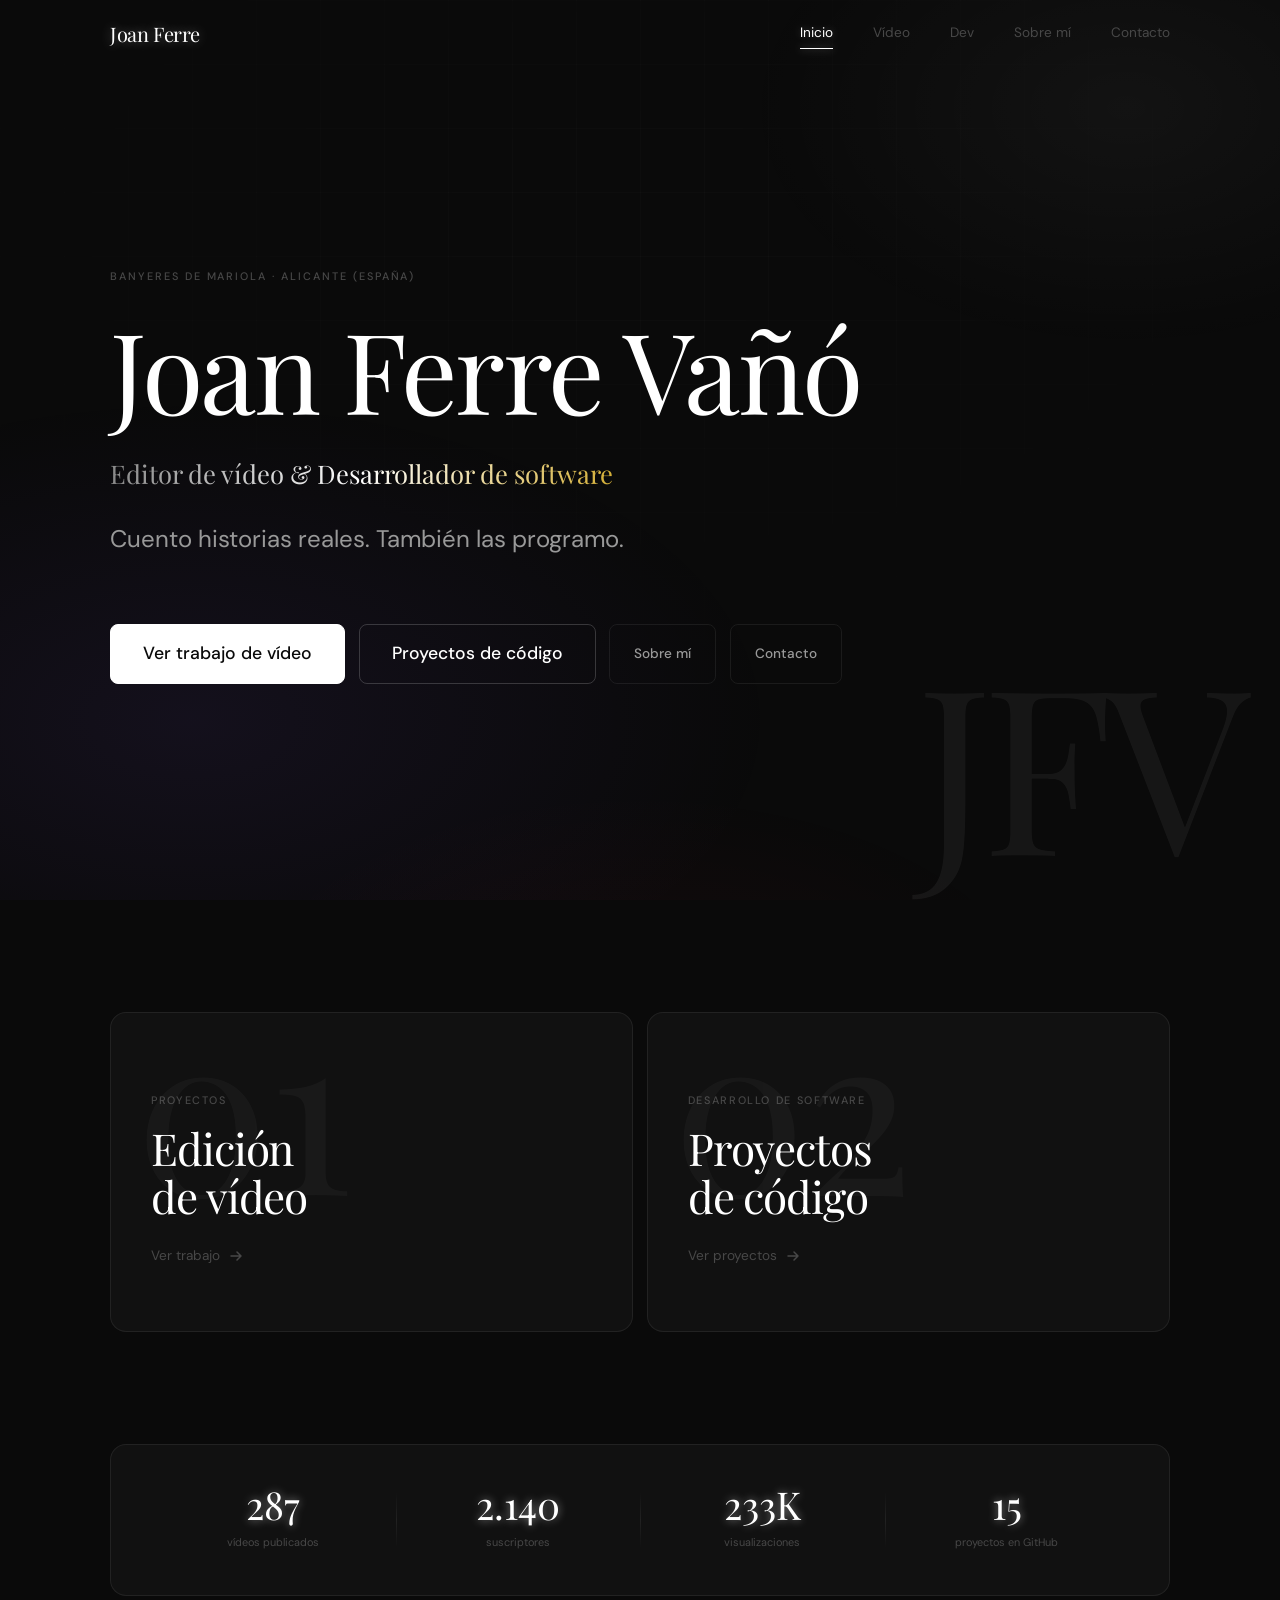
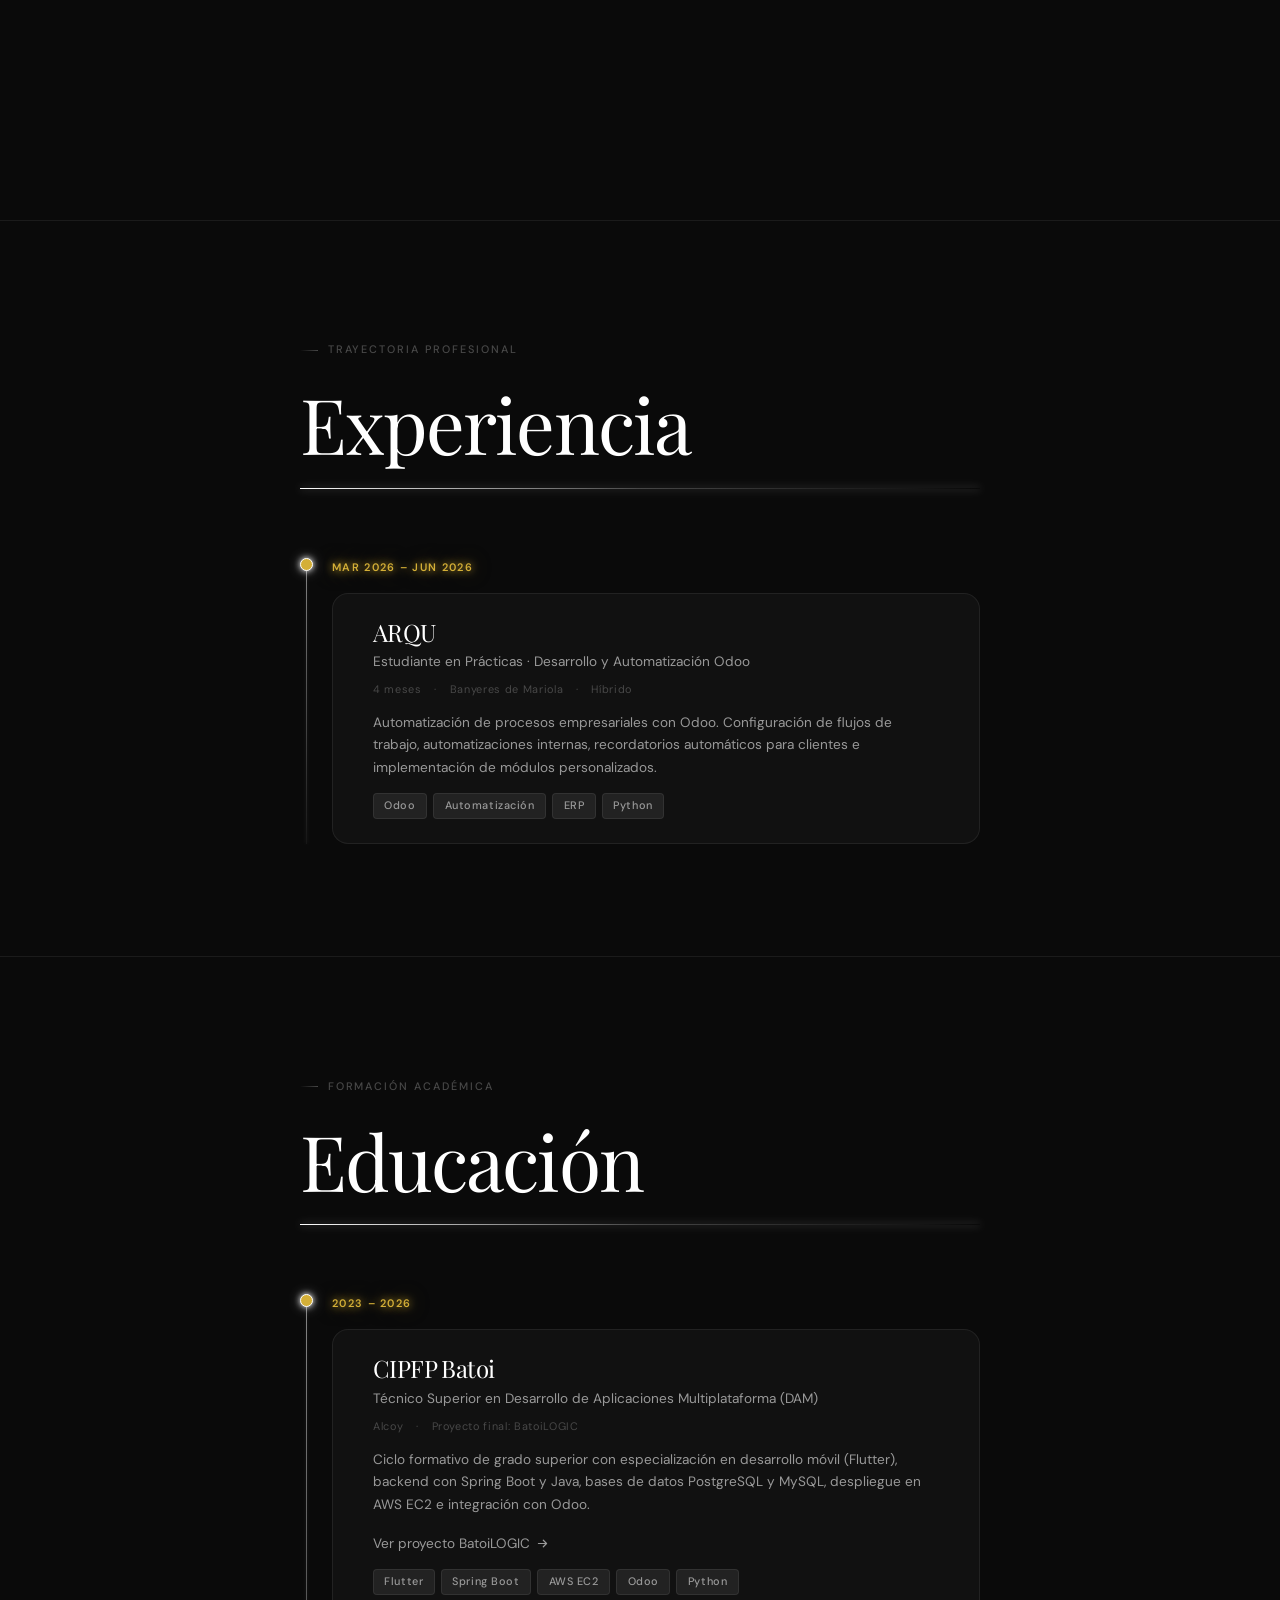
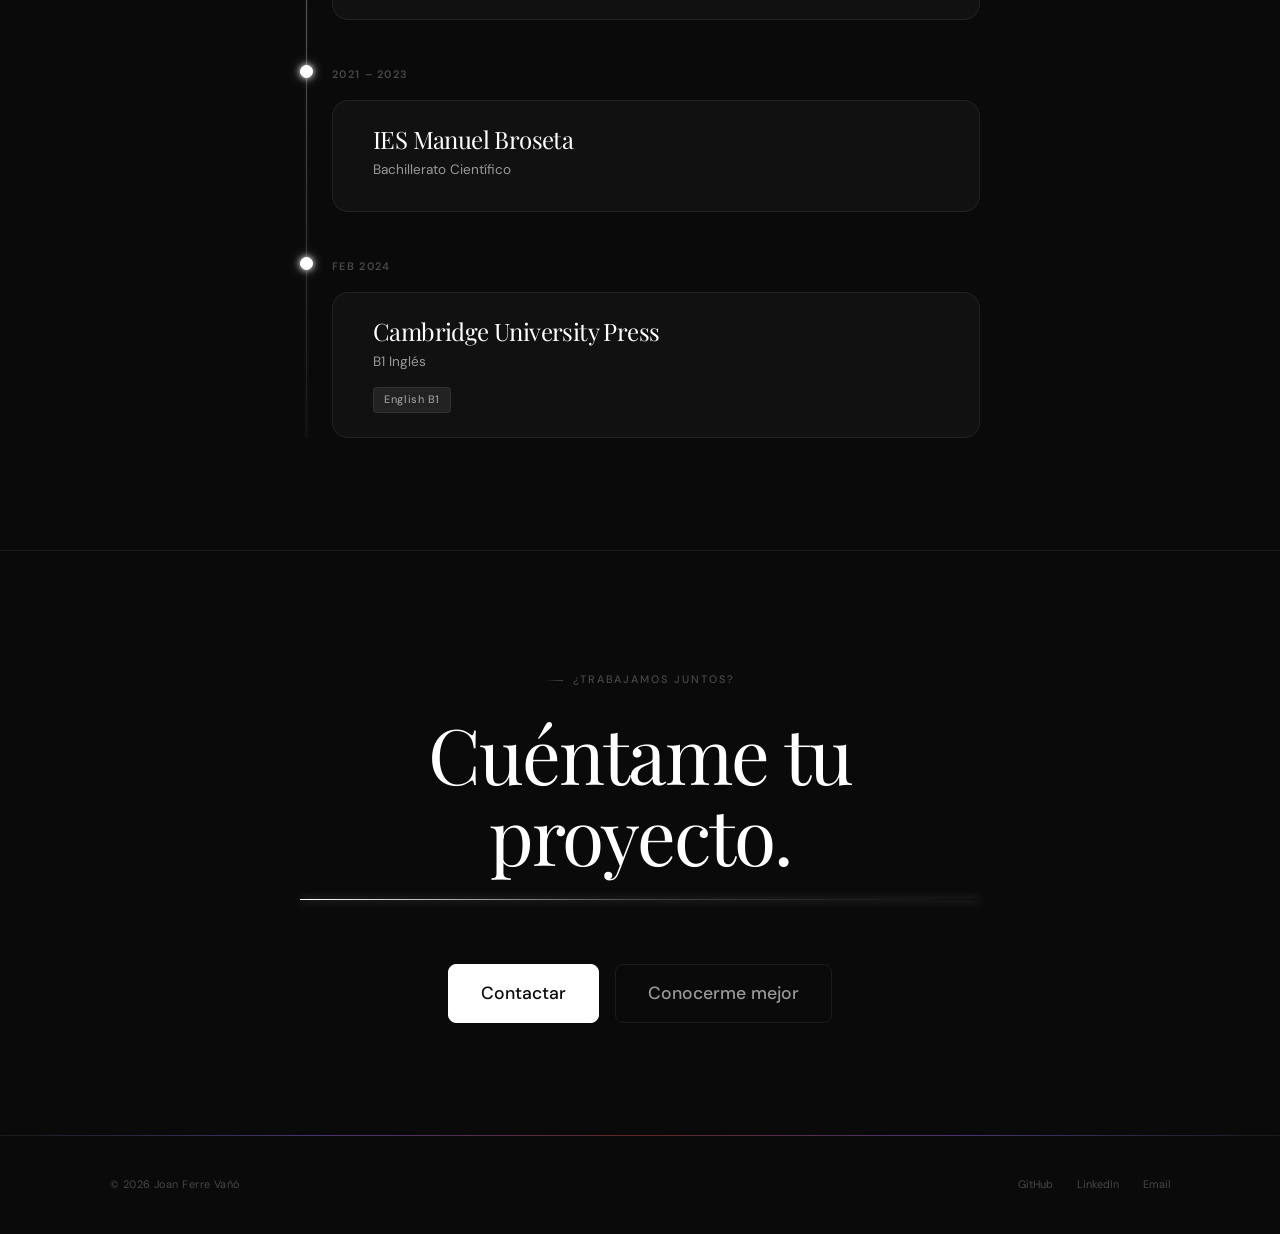
<file: index.html>
<!DOCTYPE html>
<html lang="es">

<head>
  <meta charset="UTF-8" />
  <meta name="viewport" content="width=device-width, initial-scale=1.0" />
  <title>Joan Ferre Vañó — Portfolio</title>
  <meta name="description"
    content="Editor de vídeo y desarrollador de software. Banyeres de Mariola, Alicante (España)." />
  <link rel="preconnect" href="https://fonts.googleapis.com" />
  <link rel="preconnect" href="https://fonts.gstatic.com" crossorigin />
  <link
    href="https://fonts.googleapis.com/css2?family=Playfair+Display:ital,wght@0,400;0,500;1,400&family=DM+Sans:wght@300;400;500&display=swap"
    rel="stylesheet" />
  <link rel="stylesheet" href="css/style.css" />
  <link rel="stylesheet" href="css/animations.css" />
  <link rel="stylesheet" href="css/components.css" />
  <link rel="stylesheet" href="css/pages.css" />
  <link rel="icon" type="image/x-icon" href="images/favicon/favicon.ico">
  <link rel="icon" type="image/png" sizes="32x32" href="images/favicon/favicon-32x32.png">
  <link rel="icon" type="image/png" sizes="16x16" href="images/favicon/favicon-16x16.png">
  <link rel="apple-touch-icon" href="images/favicon/apple-touch-icon.png">
</head>

<body class="page-enter">

  <!-- ── NAVBAR ─────────────────────────────────────────────── -->
  <header class="navbar" id="navbar">
    <div class="navbar__inner">
      <a href="index.html" class="navbar__logo">Joan Ferre</a>
      <nav class="navbar__nav">
        <a href="index.html" class="navbar__link">Inicio</a>
        <a href="video.html" class="navbar__link">Vídeo</a>
        <a href="dev.html" class="navbar__link">Dev</a>
        <a href="about.html" class="navbar__link">Sobre mí</a>
        <a href="contact.html" class="navbar__link">Contacto</a>
      </nav>
      <button class="navbar__burger" id="nav-burger" aria-label="Abrir menú">
        <span></span><span></span><span></span>
      </button>
    </div>
  </header>
  <div class="nav-mobile" id="nav-mobile">
    <a href="index.html">Inicio</a>
    <a href="video.html">Vídeo</a>
    <a href="dev.html">Dev</a>
    <a href="about.html">Sobre mí</a>
    <a href="contact.html">Contacto</a>
  </div>

  <main>
    <!-- ── HERO ─────────────────────────────────────────────── -->
    <section class="hero hero--left">
      <div class="container">
        <div class="hero__inner">
          <span class="hero__eyebrow hero-reveal">Banyeres de Mariola · Alicante (España)</span>

          <!-- Nombre con glow pulsante blanco intenso -->
          <h1 class="hero__title hero-reveal glow-pulse">Joan Ferre Vañó</h1>

          <!-- Tagline con shimmer dorado/plateado -->
          <p class="hero-reveal"
            style="font-family:var(--font-display);font-size:clamp(1.1rem,2.5vw,1.6rem);margin-bottom:var(--sp-md)">
            <span class="shimmer-text">Editor de vídeo &amp; Desarrollador de software</span>
          </p>

          <p class="hero__sub hero-reveal">
            Cuento historias reales. También las programo.
          </p>
          <div class="hero__ctas hero-reveal">
            <a href="video.html" class="btn btn--white btn--lg">Ver trabajo de vídeo</a>
            <a href="dev.html" class="btn btn--outline btn--lg">Proyectos de código</a>
            <a href="about.html" class="btn btn--ghost">Sobre mí</a>
            <a href="contact.html" class="btn btn--ghost">Contacto</a>
          </div>
        </div>
      </div>
      <span class="hero__bg-text" aria-hidden="true">JFV</span>
    </section>

    <!-- ── BLOQUES PRINCIPALES ─────────────────────────────── -->
    <section class="section">
      <div class="container">
        <div class="index-blocks stagger reveal">
          <!-- Bloque vídeo con borde neon que se enciende -->
          <a href="video.html" class="index-block">
            <span class="index-block__num" aria-hidden="true">01</span>
            <span class="index-block__label">Proyectos</span>
            <h2 class="index-block__title">Edición<br />de vídeo</h2>
            <span class="index-block__arrow">
              Ver trabajo
              <svg width="16" height="16" viewBox="0 0 16 16" fill="none" stroke="currentColor" stroke-width="1.5"
                stroke-linecap="round" stroke-linejoin="round" aria-hidden="true">
                <path d="M3 8h10M9 4l4 4-4 4" />
              </svg>
            </span>
          </a>
          <!-- Bloque dev con borde neon que se enciende -->
          <a href="dev.html" class="index-block">
            <span class="index-block__num" aria-hidden="true">02</span>
            <span class="index-block__label">Desarrollo de software</span>
            <h2 class="index-block__title">Proyectos<br />de código</h2>
            <span class="index-block__arrow">
              Ver proyectos
              <svg width="16" height="16" viewBox="0 0 16 16" fill="none" stroke="currentColor" stroke-width="1.5"
                stroke-linecap="round" stroke-linejoin="round" aria-hidden="true">
                <path d="M3 8h10M9 4l4 4-4 4" />
              </svg>
            </span>
          </a>
        </div>

        <!-- Stats con glow que se intensifica al hover -->
        <div class="index-stats reveal">
          <div class="index-stat">
            <span class="index-stat__num">287</span>
            <span class="index-stat__label">vídeos publicados</span>
          </div>
          <div class="index-stat">
            <span class="index-stat__num">2.140</span>
            <span class="index-stat__label">suscriptores</span>
          </div>
          <div class="index-stat">
            <span class="index-stat__num">233K</span>
            <span class="index-stat__label">visualizaciones</span>
          </div>
          <div class="index-stat">
            <span class="index-stat__num">15</span>
            <span class="index-stat__label">proyectos en GitHub</span>
          </div>
        </div>
      </div>
    </section>

    <!-- ── EXPERIENCIA ───────────────────────────────────────── -->
    <section class="section">
      <div class="container container--sm">
        <div class="section__head reveal">
          <span class="label">Trayectoria profesional</span>
          <h2>Experiencia</h2>
        </div>
        <div class="timeline-wrap reveal">
          <div class="timeline-line"></div>
          <div class="tl-item tl-item--current">
            <div class="tl-dot"></div>
            <span class="tl-year">Mar 2026 – Jun 2026</span>
            <div class="card card-has-sweep tl-card">
              <h3 class="tl-card__company">ARQU</h3>
              <p class="tl-card__role">Estudiante en Prácticas · Desarrollo y Automatización Odoo</p>
              <p class="tl-card__meta">
                <span>4 meses</span>
                <span>Banyeres de Mariola</span>
                <span>Híbrido</span>
              </p>
              <p class="tl-card__desc">Automatización de procesos empresariales con Odoo. Configuración de flujos de trabajo, automatizaciones internas, recordatorios automáticos para clientes e implementación de módulos personalizados.</p>
              <div class="tl-card__badges">
                <span class="badge badge--dim">Odoo</span>
                <span class="badge badge--dim">Automatización</span>
                <span class="badge badge--dim">ERP</span>
                <span class="badge badge--dim">Python</span>
              </div>
            </div>
          </div>
        </div>
      </div>
    </section>

    <!-- ── EDUCACIÓN ──────────────────────────────────────────── -->
    <section class="section">
      <div class="container container--sm">
        <div class="section__head reveal">
          <span class="label">Formación académica</span>
          <h2>Educación</h2>
        </div>
        <div class="timeline-wrap stagger reveal">
          <div class="timeline-line"></div>

          <div class="tl-item tl-item--current">
            <div class="tl-dot"></div>
            <span class="tl-year">2023 – 2026</span>
            <div class="card card-has-sweep tl-card">
              <h3 class="tl-card__company">CIPFP Batoi</h3>
              <p class="tl-card__role">Técnico Superior en Desarrollo de Aplicaciones Multiplataforma (DAM)</p>
              <p class="tl-card__meta">
                <span>Alcoy</span>
                <span>Proyecto final: BatoiLOGIC</span>
              </p>
              <p class="tl-card__desc">Ciclo formativo de grado superior con especialización en desarrollo móvil (Flutter), backend con Spring Boot y Java, bases de datos PostgreSQL y MySQL, despliegue en AWS EC2 e integración con Odoo.</p>
              <a href="batoilogic.html" class="project-card__link" style="display:inline-flex;align-items:center;gap:0.4rem;font-size:var(--s-sm);color:var(--text-2);margin-bottom:var(--sp-sm);transition:color 0.2s,gap 0.3s var(--ease)">
                Ver proyecto BatoiLOGIC
                <svg width="13" height="13" viewBox="0 0 16 16" fill="none" stroke="currentColor"
                  stroke-width="1.5" stroke-linecap="round" stroke-linejoin="round" aria-hidden="true">
                  <path d="M3 8h10M9 4l4 4-4 4" />
                </svg>
              </a>
              <div class="tl-card__badges">
                <span class="badge badge--dim">Flutter</span>
                <span class="badge badge--dim">Spring Boot</span>
                <span class="badge badge--dim">AWS EC2</span>
                <span class="badge badge--dim">Odoo</span>
                <span class="badge badge--dim">Python</span>
              </div>
            </div>
          </div>

          <div class="tl-item">
            <div class="tl-dot"></div>
            <span class="tl-year">2021 – 2023</span>
            <div class="card card-has-sweep tl-card">
              <h3 class="tl-card__company">IES Manuel Broseta</h3>
              <p class="tl-card__role">Bachillerato Científico</p>
            </div>
          </div>

          <div class="tl-item">
            <div class="tl-dot"></div>
            <span class="tl-year">Feb 2024</span>
            <div class="card card-has-sweep tl-card">
              <h3 class="tl-card__company">Cambridge University Press</h3>
              <p class="tl-card__role">B1 Inglés</p>
              <div class="tl-card__badges" style="margin-top:var(--sp-sm)">
                <span class="badge badge--dim">English B1</span>
              </div>
            </div>
          </div>

        </div>
      </div>
    </section>

    <!-- ── CTA FINAL ────────────────────────────────────────── -->
    <section class="section" style="text-align:center">
      <div class="container container--sm">
        <div class="section__head reveal">
          <span class="label">¿Trabajamos juntos?</span>
          <h2>Cuéntame tu proyecto.</h2>
        </div>
        <div class="reveal" style="display:flex;gap:1rem;justify-content:center;flex-wrap:wrap">
          <a href="contact.html" class="btn btn--white btn--lg">Contactar</a>
          <a href="about.html" class="btn btn--ghost btn--lg">Conocerme mejor</a>
        </div>
      </div>
    </section>
  </main>

  <footer class="footer">
    <div class="container">
      <div class="footer__inner">
        <span class="footer__copy">© <span class="footer__year">2026</span> Joan Ferre Vañó</span>
        <nav class="footer__links">
          <a href="https://github.com/joanferrevano" target="_blank" rel="noopener">GitHub</a>
          <a href="https://www.linkedin.com/in/joan-ferre-va%C3%B1%C3%B3/" target="_blank" rel="noopener">LinkedIn</a>
          <a href="mailto:joanferrecontact@gmail.com">Email</a>
        </nav>
      </div>
    </div>
  </footer>

  <script src="js/nav.js"></script>
  <script src="js/main.js"></script>
</body>

</html>
</file>
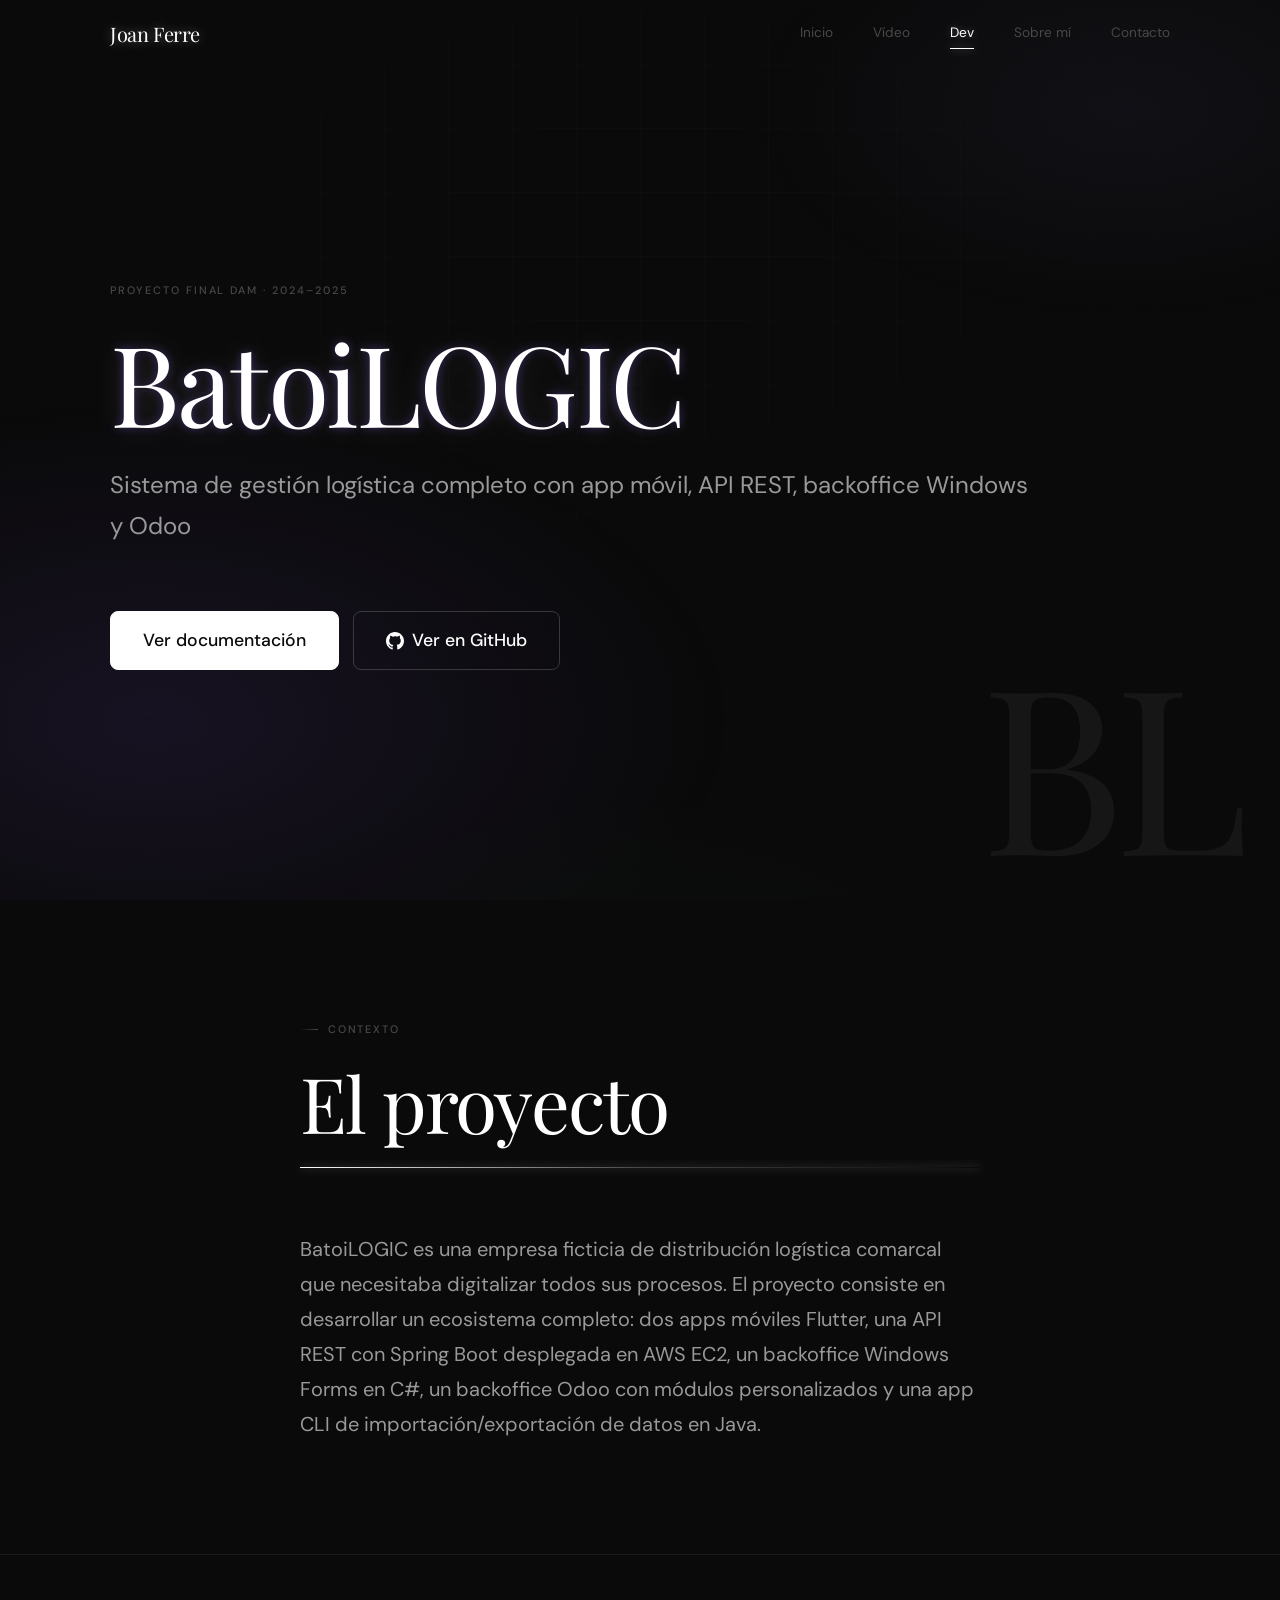
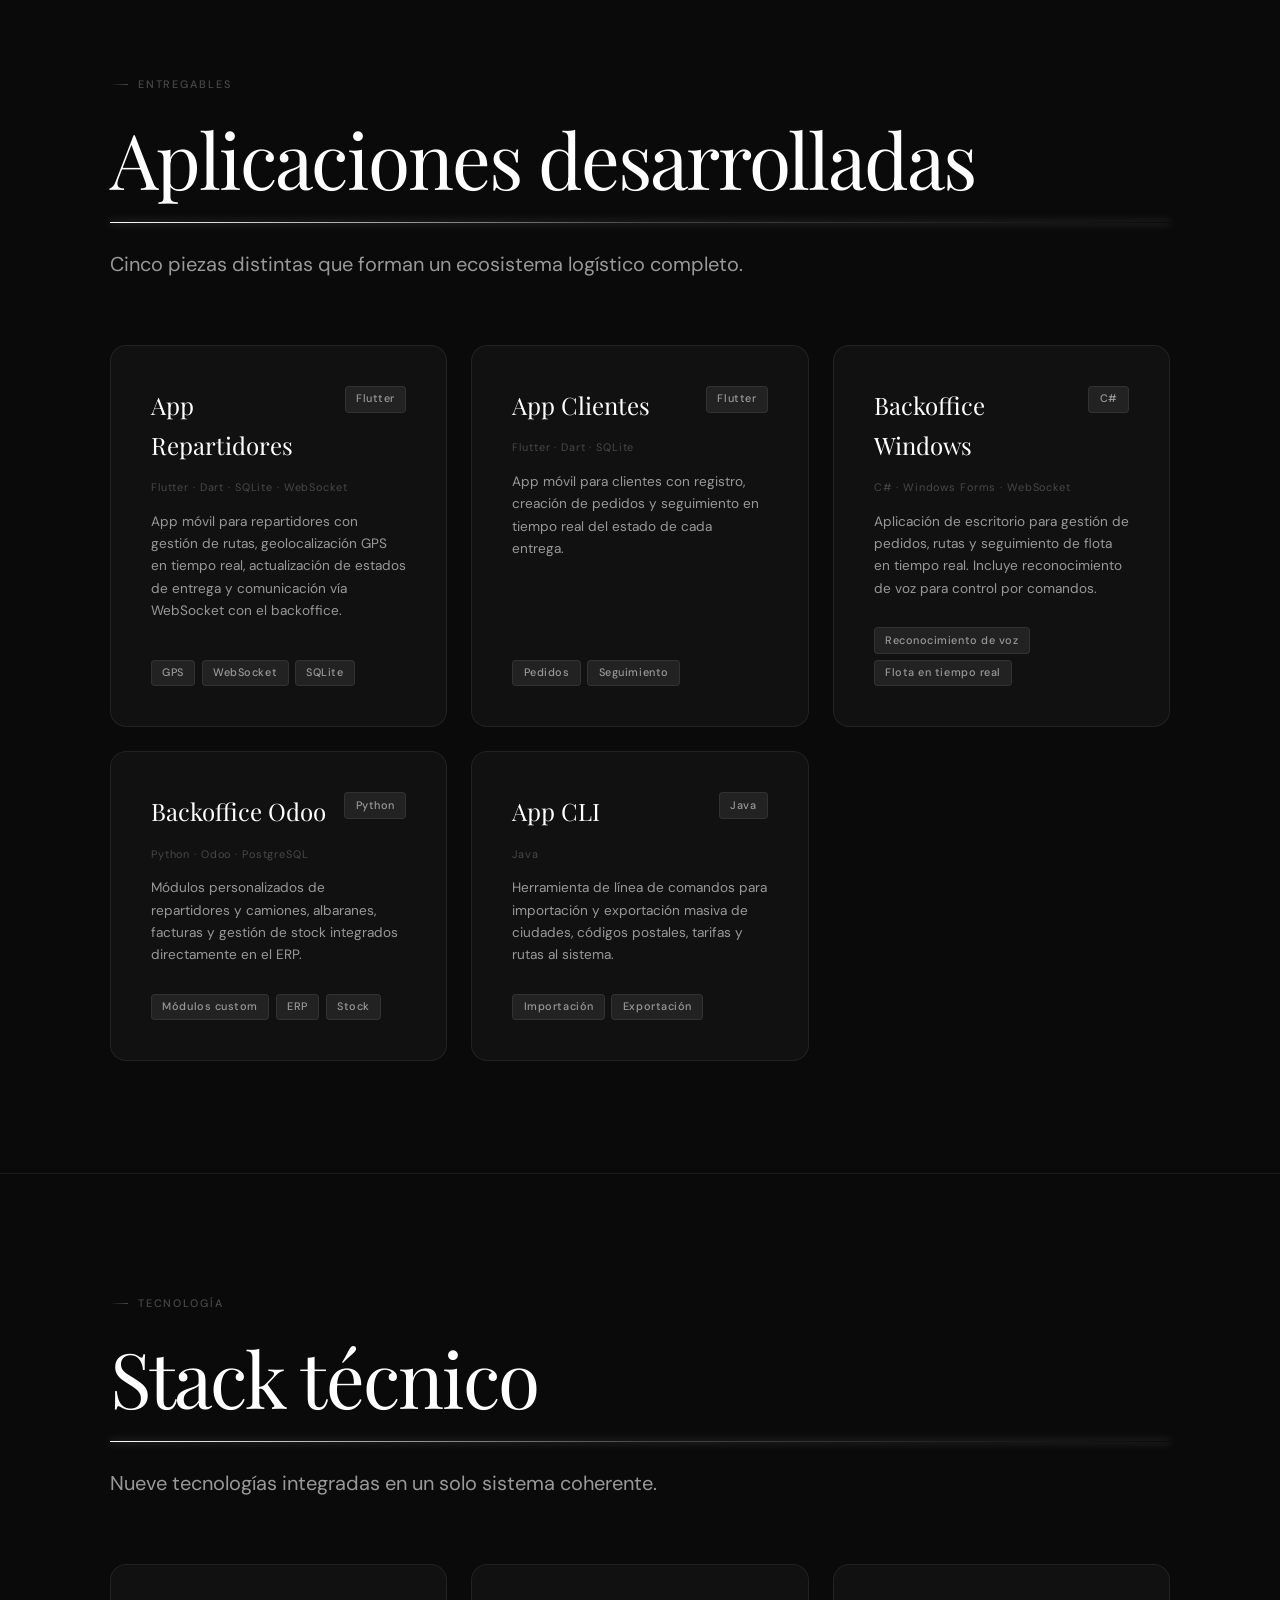
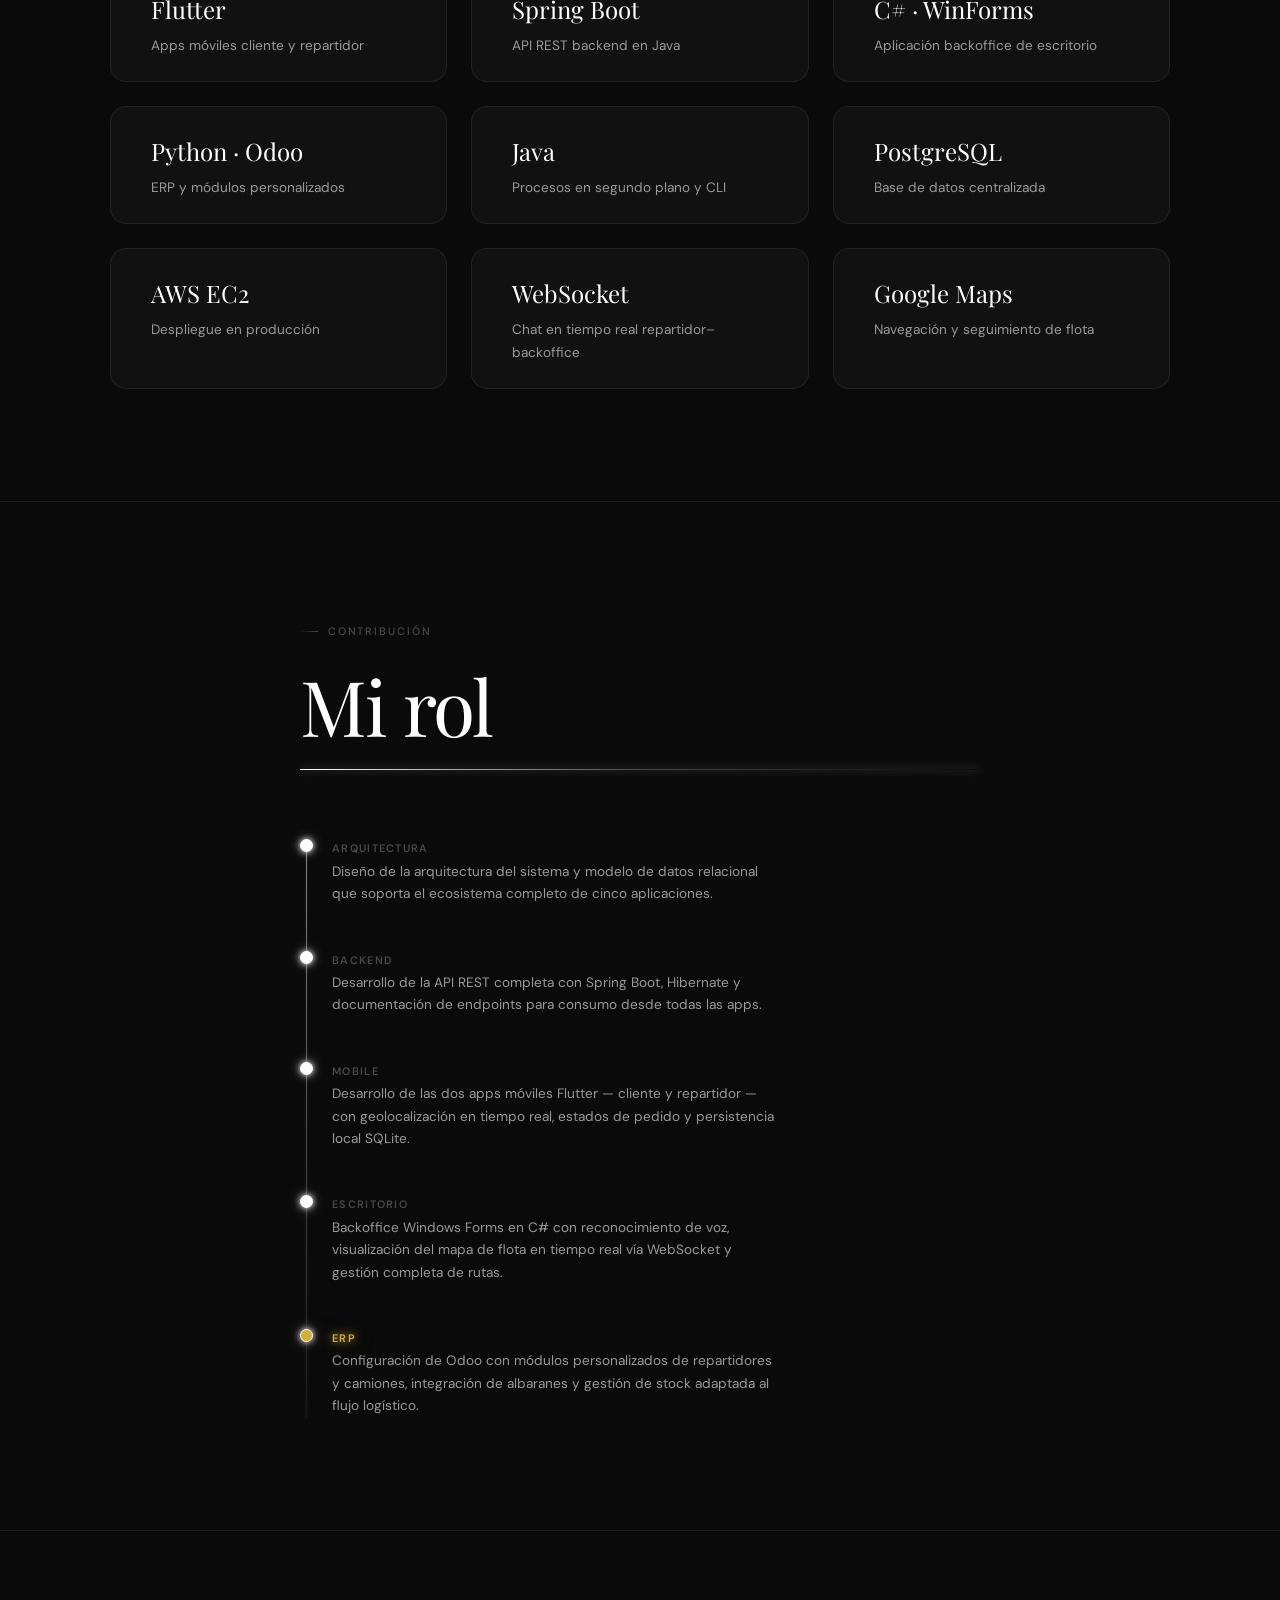
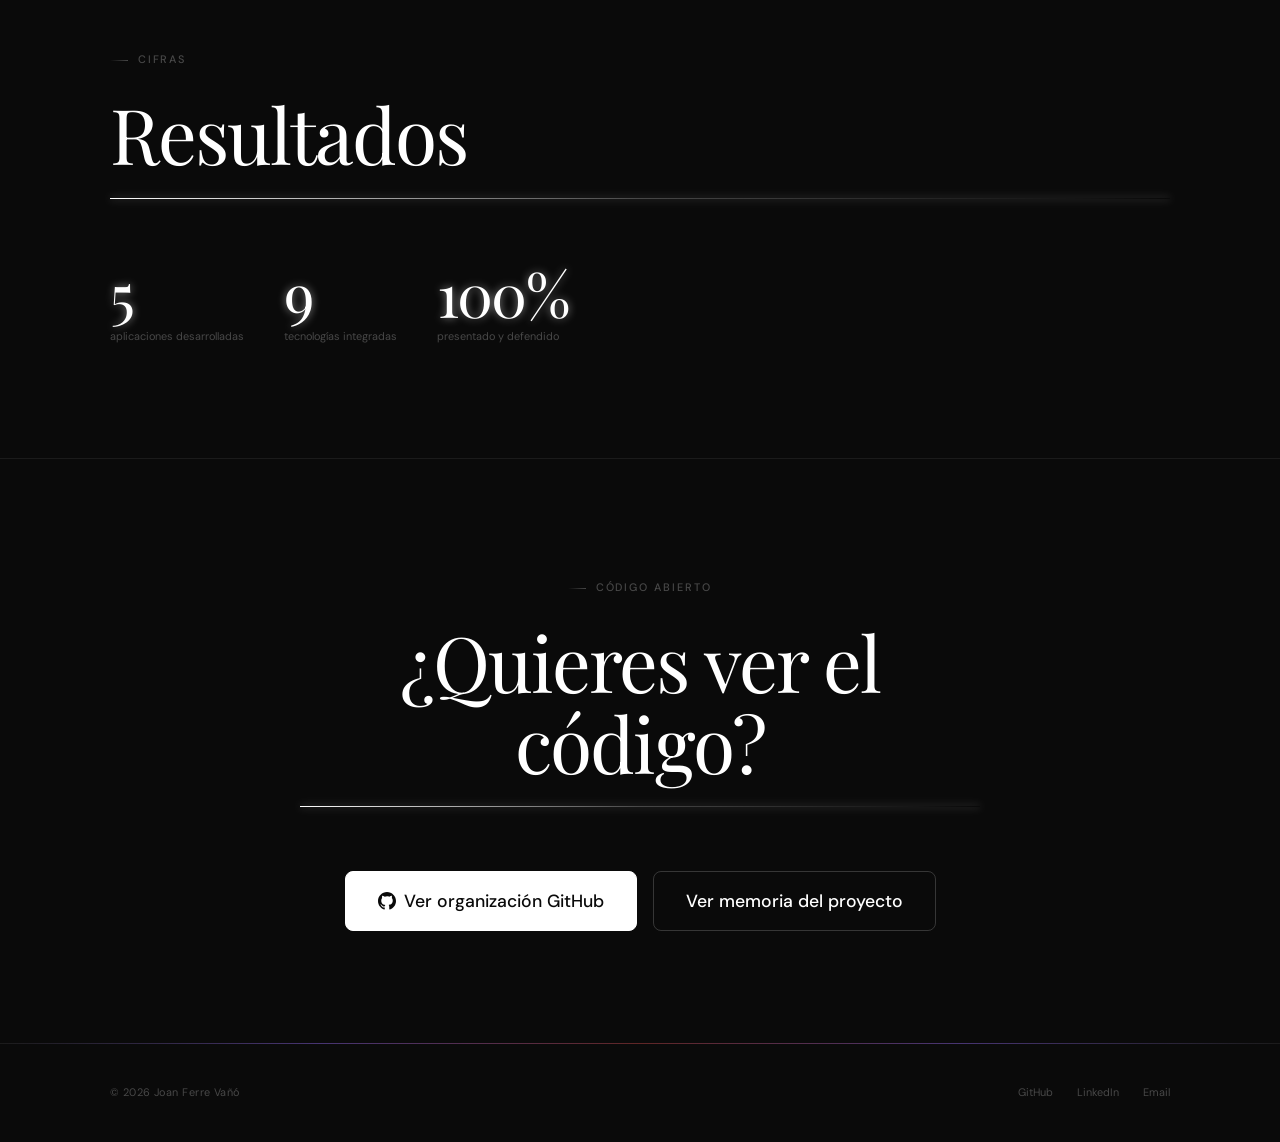
<file: batoilogic.html>
<!DOCTYPE html>
<html lang="es">

<head>
  <meta charset="UTF-8" />
  <meta name="viewport" content="width=device-width, initial-scale=1.0" />
  <title>BatoiLOGIC — Joan Ferre Vañó</title>
  <meta name="description"
    content="BatoiLOGIC: sistema de gestión logística completo con app móvil Flutter, API REST Spring Boot, backoffice C# y módulos Odoo. Proyecto Final DAM 2024–2025." />
  <link rel="preconnect" href="https://fonts.googleapis.com" />
  <link rel="preconnect" href="https://fonts.gstatic.com" crossorigin />
  <link
    href="https://fonts.googleapis.com/css2?family=Playfair+Display:ital,wght@0,400;0,500;1,400&family=DM+Sans:wght@300;400;500&display=swap"
    rel="stylesheet" />
  <link rel="stylesheet" href="css/style.css" />
  <link rel="stylesheet" href="css/animations.css" />
  <link rel="stylesheet" href="css/components.css" />
  <link rel="stylesheet" href="css/pages.css" />
  <link rel="icon" type="image/x-icon" href="images/favicon/favicon.ico">
  <link rel="icon" type="image/png" sizes="32x32" href="images/favicon/favicon-32x32.png">
  <link rel="icon" type="image/png" sizes="16x16" href="images/favicon/favicon-16x16.png">
  <link rel="apple-touch-icon" href="images/favicon/apple-touch-icon.png">
</head>

<body class="page-enter">

  <!-- ── NAVBAR ─────────────────────────────────────────────── -->
  <header class="navbar" id="navbar">
    <div class="navbar__inner">
      <a href="index.html" class="navbar__logo">Joan Ferre</a>
      <nav class="navbar__nav">
        <a href="index.html" class="navbar__link">Inicio</a>
        <a href="video.html" class="navbar__link">Vídeo</a>
        <a href="dev.html" class="navbar__link is-active">Dev</a>
        <a href="about.html" class="navbar__link">Sobre mí</a>
        <a href="contact.html" class="navbar__link">Contacto</a>
      </nav>
      <button class="navbar__burger" id="nav-burger" aria-label="Abrir menú">
        <span></span><span></span><span></span>
      </button>
    </div>
  </header>
  <div class="nav-mobile" id="nav-mobile">
    <a href="index.html">Inicio</a>
    <a href="video.html">Vídeo</a>
    <a href="dev.html" class="is-active">Dev</a>
    <a href="about.html">Sobre mí</a>
    <a href="contact.html">Contacto</a>
  </div>

  <main>

    <!-- ── HERO ─────────────────────────────────────────────── -->
    <section class="hero hero--left hero--dev">
      <div class="container">
        <div class="hero__inner">
          <span class="hero__eyebrow hero-reveal">Proyecto Final DAM · 2024–2025</span>
          <h1 class="hero__title hero-reveal"
            style="text-shadow:0 0 10px rgba(139,92,246,0.35),0 0 30px rgba(255,255,255,0.15)">
            BatoiLOGIC
          </h1>
          <p class="hero__sub hero-reveal">
            Sistema de gestión logística completo con app móvil, API REST, backoffice Windows y Odoo
          </p>
          <div class="hero__ctas hero-reveal">
            <a href="https://proj-ferrevanojoan.gitbook.io/memoria-proyecto" class="btn btn--white btn--lg"
              target="_blank" rel="noopener">
              Ver documentación
            </a>
            <a href="https://github.com/PROJ-FerreVanoJoan" class="btn btn--outline btn--lg"
              target="_blank" rel="noopener">
              <svg width="18" height="18" viewBox="0 0 24 24" fill="currentColor" aria-hidden="true">
                <path
                  d="M12 0C5.374 0 0 5.373 0 12c0 5.302 3.438 9.8 8.207 11.387.599.111.793-.261.793-.577v-2.234c-3.338.726-4.033-1.416-4.033-1.416-.546-1.387-1.333-1.756-1.333-1.756-1.089-.745.083-.729.083-.729 1.205.084 1.839 1.237 1.839 1.237 1.07 1.834 2.807 1.304 3.492.997.107-.775.418-1.305.762-1.604-2.665-.305-5.467-1.334-5.467-5.931 0-1.311.469-2.381 1.236-3.221-.124-.303-.535-1.524.117-3.176 0 0 1.008-.322 3.301 1.23A11.509 11.509 0 0 1 12 5.803c1.02.005 2.047.138 3.006.404 2.291-1.552 3.297-1.23 3.297-1.23.653 1.653.242 2.874.118 3.176.77.84 1.235 1.911 1.235 3.221 0 4.609-2.807 5.624-5.479 5.921.43.372.823 1.102.823 2.222v3.293c0 .319.192.694.801.576C20.566 21.797 24 17.3 24 12c0-6.627-5.373-12-12-12z" />
              </svg>
              Ver en GitHub
            </a>
          </div>
        </div>
      </div>
      <span class="hero__bg-text" aria-hidden="true">BL</span>
    </section>

    <!-- ── EL PROYECTO ───────────────────────────────────────── -->
    <section class="section">
      <div class="container container--sm">
        <div class="section__head reveal">
          <span class="label">Contexto</span>
          <h2>El proyecto</h2>
        </div>
        <div class="reveal">
          <p style="font-size:var(--s-lg);color:var(--text-2);line-height:1.75;max-width:60ch">
            BatoiLOGIC es una empresa ficticia de distribución logística comarcal que necesitaba digitalizar todos sus procesos. El proyecto consiste en desarrollar un ecosistema completo: dos apps móviles Flutter, una API REST con Spring Boot desplegada en AWS EC2, un backoffice Windows Forms en C#, un backoffice Odoo con módulos personalizados y una app CLI de importación/exportación de datos en Java.
          </p>
        </div>
      </div>
    </section>

    <!-- ── APLICACIONES DESARROLLADAS ───────────────────────── -->
    <section class="section">
      <div class="container">
        <div class="section__head reveal">
          <span class="label">Entregables</span>
          <h2>Aplicaciones desarrolladas</h2>
          <p>Cinco piezas distintas que forman un ecosistema logístico completo.</p>
        </div>
        <div class="projects-grid stagger">

          <div class="project-card card card-has-sweep">
            <div class="project-card__top">
              <span class="project-card__name">App Repartidores</span>
              <span class="badge badge--dim">Flutter</span>
            </div>
            <span class="project-card__tech">Flutter · Dart · SQLite · WebSocket</span>
            <p class="project-card__desc">App móvil para repartidores con gestión de rutas, geolocalización GPS en tiempo real, actualización de estados de entrega y comunicación vía WebSocket con el backoffice.</p>
            <div class="tl-card__badges" style="display:flex;flex-wrap:wrap;gap:var(--sp-xs);margin-top:var(--sp-sm)">
              <span class="badge badge--dim">GPS</span>
              <span class="badge badge--dim">WebSocket</span>
              <span class="badge badge--dim">SQLite</span>
            </div>
          </div>

          <div class="project-card card card-has-sweep">
            <div class="project-card__top">
              <span class="project-card__name">App Clientes</span>
              <span class="badge badge--dim">Flutter</span>
            </div>
            <span class="project-card__tech">Flutter · Dart · SQLite</span>
            <p class="project-card__desc">App móvil para clientes con registro, creación de pedidos y seguimiento en tiempo real del estado de cada entrega.</p>
            <div style="display:flex;flex-wrap:wrap;gap:var(--sp-xs);margin-top:var(--sp-sm)">
              <span class="badge badge--dim">Pedidos</span>
              <span class="badge badge--dim">Seguimiento</span>
            </div>
          </div>

          <div class="project-card card card-has-sweep">
            <div class="project-card__top">
              <span class="project-card__name">Backoffice Windows</span>
              <span class="badge badge--dim">C#</span>
            </div>
            <span class="project-card__tech">C# · Windows Forms · WebSocket</span>
            <p class="project-card__desc">Aplicación de escritorio para gestión de pedidos, rutas y seguimiento de flota en tiempo real. Incluye reconocimiento de voz para control por comandos.</p>
            <div style="display:flex;flex-wrap:wrap;gap:var(--sp-xs);margin-top:var(--sp-sm)">
              <span class="badge badge--dim">Reconocimiento de voz</span>
              <span class="badge badge--dim">Flota en tiempo real</span>
            </div>
          </div>

          <div class="project-card card card-has-sweep">
            <div class="project-card__top">
              <span class="project-card__name">Backoffice Odoo</span>
              <span class="badge badge--dim">Python</span>
            </div>
            <span class="project-card__tech">Python · Odoo · PostgreSQL</span>
            <p class="project-card__desc">Módulos personalizados de repartidores y camiones, albaranes, facturas y gestión de stock integrados directamente en el ERP.</p>
            <div style="display:flex;flex-wrap:wrap;gap:var(--sp-xs);margin-top:var(--sp-sm)">
              <span class="badge badge--dim">Módulos custom</span>
              <span class="badge badge--dim">ERP</span>
              <span class="badge badge--dim">Stock</span>
            </div>
          </div>

          <div class="project-card card card-has-sweep">
            <div class="project-card__top">
              <span class="project-card__name">App CLI</span>
              <span class="badge badge--dim">Java</span>
            </div>
            <span class="project-card__tech">Java</span>
            <p class="project-card__desc">Herramienta de línea de comandos para importación y exportación masiva de ciudades, códigos postales, tarifas y rutas al sistema.</p>
            <div style="display:flex;flex-wrap:wrap;gap:var(--sp-xs);margin-top:var(--sp-sm)">
              <span class="badge badge--dim">Importación</span>
              <span class="badge badge--dim">Exportación</span>
            </div>
          </div>

        </div>
      </div>
    </section>

    <!-- ── STACK TÉCNICO ─────────────────────────────────────── -->
    <section class="section">
      <div class="container">
        <div class="section__head reveal">
          <span class="label">Tecnología</span>
          <h2>Stack técnico</h2>
          <p>Nueve tecnologías integradas en un solo sistema coherente.</p>
        </div>
        <div class="projects-grid stagger">

          <div class="card card-has-sweep" style="padding:var(--sp-md) var(--sp-lg)">
            <p style="font-family:var(--font-display);font-size:var(--s-xl);color:var(--white);margin-bottom:0.25rem">Flutter</p>
            <p style="font-size:var(--s-sm);color:var(--text-2)">Apps móviles cliente y repartidor</p>
          </div>

          <div class="card card-has-sweep" style="padding:var(--sp-md) var(--sp-lg)">
            <p style="font-family:var(--font-display);font-size:var(--s-xl);color:var(--white);margin-bottom:0.25rem">Spring Boot</p>
            <p style="font-size:var(--s-sm);color:var(--text-2)">API REST backend en Java</p>
          </div>

          <div class="card card-has-sweep" style="padding:var(--sp-md) var(--sp-lg)">
            <p style="font-family:var(--font-display);font-size:var(--s-xl);color:var(--white);margin-bottom:0.25rem">C# · WinForms</p>
            <p style="font-size:var(--s-sm);color:var(--text-2)">Aplicación backoffice de escritorio</p>
          </div>

          <div class="card card-has-sweep" style="padding:var(--sp-md) var(--sp-lg)">
            <p style="font-family:var(--font-display);font-size:var(--s-xl);color:var(--white);margin-bottom:0.25rem">Python · Odoo</p>
            <p style="font-size:var(--s-sm);color:var(--text-2)">ERP y módulos personalizados</p>
          </div>

          <div class="card card-has-sweep" style="padding:var(--sp-md) var(--sp-lg)">
            <p style="font-family:var(--font-display);font-size:var(--s-xl);color:var(--white);margin-bottom:0.25rem">Java</p>
            <p style="font-size:var(--s-sm);color:var(--text-2)">Procesos en segundo plano y CLI</p>
          </div>

          <div class="card card-has-sweep" style="padding:var(--sp-md) var(--sp-lg)">
            <p style="font-family:var(--font-display);font-size:var(--s-xl);color:var(--white);margin-bottom:0.25rem">PostgreSQL</p>
            <p style="font-size:var(--s-sm);color:var(--text-2)">Base de datos centralizada</p>
          </div>

          <div class="card card-has-sweep" style="padding:var(--sp-md) var(--sp-lg)">
            <p style="font-family:var(--font-display);font-size:var(--s-xl);color:var(--white);margin-bottom:0.25rem">AWS EC2</p>
            <p style="font-size:var(--s-sm);color:var(--text-2)">Despliegue en producción</p>
          </div>

          <div class="card card-has-sweep" style="padding:var(--sp-md) var(--sp-lg)">
            <p style="font-family:var(--font-display);font-size:var(--s-xl);color:var(--white);margin-bottom:0.25rem">WebSocket</p>
            <p style="font-size:var(--s-sm);color:var(--text-2)">Chat en tiempo real repartidor–backoffice</p>
          </div>

          <div class="card card-has-sweep" style="padding:var(--sp-md) var(--sp-lg)">
            <p style="font-family:var(--font-display);font-size:var(--s-xl);color:var(--white);margin-bottom:0.25rem">Google Maps</p>
            <p style="font-size:var(--s-sm);color:var(--text-2)">Navegación y seguimiento de flota</p>
          </div>

        </div>
      </div>
    </section>

    <!-- ── MI ROL ────────────────────────────────────────────── -->
    <section class="section">
      <div class="container container--sm">
        <div class="section__head reveal">
          <span class="label">Contribución</span>
          <h2>Mi rol</h2>
        </div>
        <div class="timeline-wrap reveal">
          <div class="timeline-line"></div>

          <div class="tl-item">
            <div class="tl-dot"></div>
            <span class="tl-year">Arquitectura</span>
            <p class="tl-text">Diseño de la arquitectura del sistema y modelo de datos relacional que soporta el ecosistema completo de cinco aplicaciones.</p>
          </div>

          <div class="tl-item">
            <div class="tl-dot"></div>
            <span class="tl-year">Backend</span>
            <p class="tl-text">Desarrollo de la API REST completa con Spring Boot, Hibernate y documentación de endpoints para consumo desde todas las apps.</p>
          </div>

          <div class="tl-item">
            <div class="tl-dot"></div>
            <span class="tl-year">Mobile</span>
            <p class="tl-text">Desarrollo de las dos apps móviles Flutter — cliente y repartidor — con geolocalización en tiempo real, estados de pedido y persistencia local SQLite.</p>
          </div>

          <div class="tl-item">
            <div class="tl-dot"></div>
            <span class="tl-year">Escritorio</span>
            <p class="tl-text">Backoffice Windows Forms en C# con reconocimiento de voz, visualización del mapa de flota en tiempo real vía WebSocket y gestión completa de rutas.</p>
          </div>

          <div class="tl-item tl-item--current">
            <div class="tl-dot"></div>
            <span class="tl-year">ERP</span>
            <p class="tl-text">Configuración de Odoo con módulos personalizados de repartidores y camiones, integración de albaranes y gestión de stock adaptada al flujo logístico.</p>
          </div>

        </div>
      </div>
    </section>

    <!-- ── RESULTADOS ─────────────────────────────────────────── -->
    <section class="section">
      <div class="container">
        <div class="section__head reveal">
          <span class="label">Cifras</span>
          <h2>Resultados</h2>
        </div>
        <div class="stats-row stagger">
          <div class="stat-item">
            <span class="stat-item__num" style="animation:pulse-num 3s ease-in-out infinite">5</span>
            <span class="stat-item__label">aplicaciones desarrolladas</span>
          </div>
          <div class="stat-item">
            <span class="stat-item__num" style="animation:pulse-num 3s ease-in-out infinite 0.4s">9</span>
            <span class="stat-item__label">tecnologías integradas</span>
          </div>
          <div class="stat-item">
            <span class="stat-item__num" style="animation:pulse-num 3s ease-in-out infinite 0.8s">100%</span>
            <span class="stat-item__label">presentado y defendido</span>
          </div>
        </div>
      </div>
    </section>

    <!-- ── CTA ───────────────────────────────────────────────── -->
    <section class="section" style="text-align:center">
      <div class="container container--sm">
        <div class="section__head reveal">
          <span class="label">Código abierto</span>
          <h2>¿Quieres ver el código?</h2>
        </div>
        <div class="reveal" style="display:flex;gap:1rem;justify-content:center;flex-wrap:wrap">
          <a href="https://github.com/PROJ-FerreVanoJoan" class="btn btn--white btn--lg"
            target="_blank" rel="noopener">
            <svg width="18" height="18" viewBox="0 0 24 24" fill="currentColor" aria-hidden="true">
              <path
                d="M12 0C5.374 0 0 5.373 0 12c0 5.302 3.438 9.8 8.207 11.387.599.111.793-.261.793-.577v-2.234c-3.338.726-4.033-1.416-4.033-1.416-.546-1.387-1.333-1.756-1.333-1.756-1.089-.745.083-.729.083-.729 1.205.084 1.839 1.237 1.839 1.237 1.07 1.834 2.807 1.304 3.492.997.107-.775.418-1.305.762-1.604-2.665-.305-5.467-1.334-5.467-5.931 0-1.311.469-2.381 1.236-3.221-.124-.303-.535-1.524.117-3.176 0 0 1.008-.322 3.301 1.23A11.509 11.509 0 0 1 12 5.803c1.02.005 2.047.138 3.006.404 2.291-1.552 3.297-1.23 3.297-1.23.653 1.653.242 2.874.118 3.176.77.84 1.235 1.911 1.235 3.221 0 4.609-2.807 5.624-5.479 5.921.43.372.823 1.102.823 2.222v3.293c0 .319.192.694.801.576C20.566 21.797 24 17.3 24 12c0-6.627-5.373-12-12-12z" />
            </svg>
            Ver organización GitHub
          </a>
          <a href="https://proj-ferrevanojoan.gitbook.io/memoria-proyecto" class="btn btn--outline btn--lg"
            target="_blank" rel="noopener">
            Ver memoria del proyecto
          </a>
        </div>
      </div>
    </section>

  </main>

  <footer class="footer">
    <div class="container">
      <div class="footer__inner">
        <span class="footer__copy">© <span class="footer__year">2026</span> Joan Ferre Vañó</span>
        <nav class="footer__links">
          <a href="https://github.com/joanferrevano" target="_blank" rel="noopener">GitHub</a>
          <a href="https://www.linkedin.com/in/joan-ferre-va%C3%B1%C3%B3/" target="_blank" rel="noopener">LinkedIn</a>
          <a href="mailto:joanferrecontact@gmail.com">Email</a>
        </nav>
      </div>
    </div>
  </footer>

  <script src="js/nav.js"></script>
  <script src="js/main.js"></script>
</body>

</html>
</file>
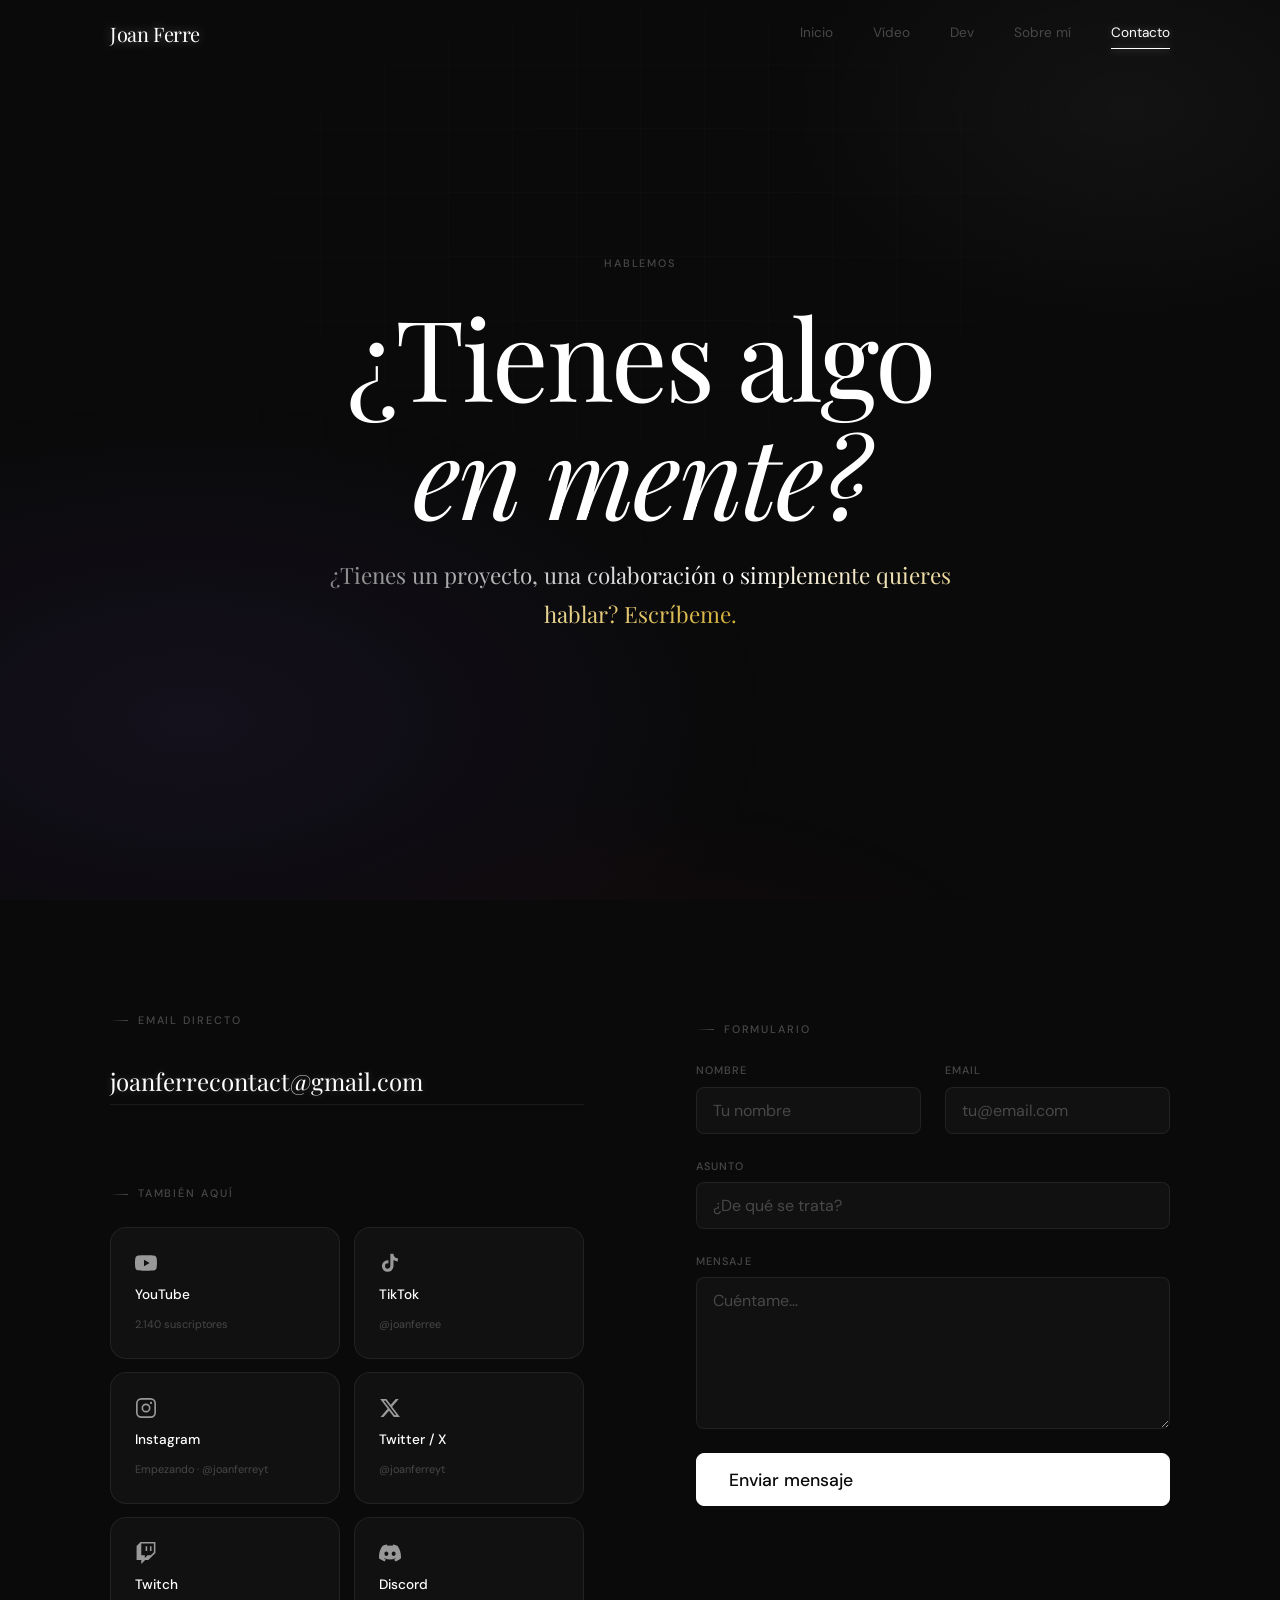
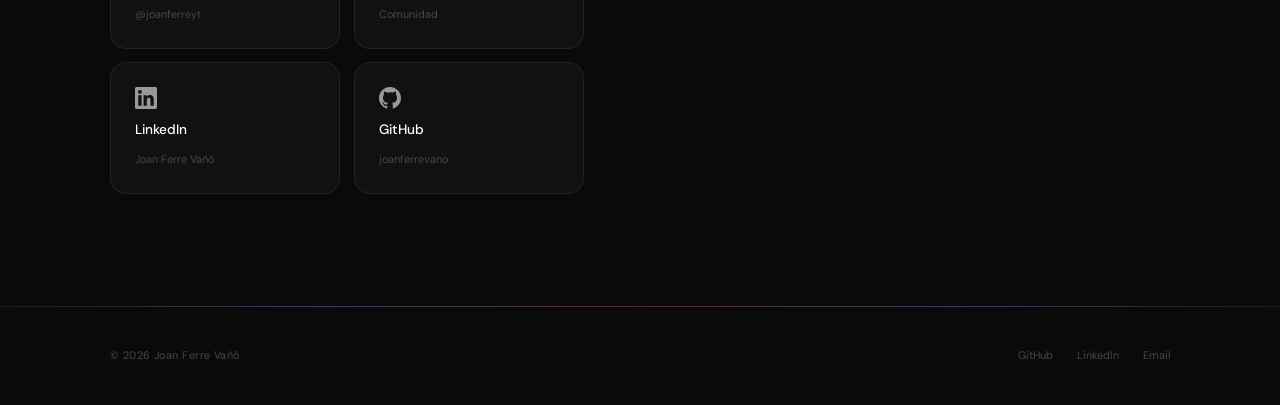
<file: contact.html>
<!DOCTYPE html>
<html lang="es">

<head>
  <meta charset="UTF-8" />
  <meta name="viewport" content="width=device-width, initial-scale=1.0" />
  <title>Contacto — Joan Ferre Vañó</title>
  <meta name="description" content="Escríbeme para colaboraciones, proyectos o simplemente hablar." />
  <link rel="preconnect" href="https://fonts.googleapis.com" />
  <link rel="preconnect" href="https://fonts.gstatic.com" crossorigin />
  <link
    href="https://fonts.googleapis.com/css2?family=Playfair+Display:ital,wght@0,400;0,500;1,400&family=DM+Sans:wght@300;400;500&display=swap"
    rel="stylesheet" />
  <link rel="stylesheet" href="css/style.css" />
  <link rel="stylesheet" href="css/animations.css" />
  <link rel="stylesheet" href="css/components.css" />
  <link rel="stylesheet" href="css/pages.css" />
  <link rel="icon" type="image/x-icon" href="images/favicon/favicon.ico">
  <link rel="icon" type="image/png" sizes="32x32" href="images/favicon/favicon-32x32.png">
  <link rel="icon" type="image/png" sizes="16x16" href="images/favicon/favicon-16x16.png">
  <link rel="apple-touch-icon" href="images/favicon/apple-touch-icon.png">
</head>

<body class="page-enter">

  <header class="navbar" id="navbar">
    <div class="navbar__inner">
      <a href="index.html" class="navbar__logo">Joan Ferre</a>
      <nav class="navbar__nav">
        <a href="index.html" class="navbar__link">Inicio</a>
        <a href="video.html" class="navbar__link">Vídeo</a>
        <a href="dev.html" class="navbar__link">Dev</a>
        <a href="about.html" class="navbar__link">Sobre mí</a>
        <a href="contact.html" class="navbar__link">Contacto</a>
      </nav>
      <button class="navbar__burger" id="nav-burger" aria-label="Abrir menú">
        <span></span><span></span><span></span>
      </button>
    </div>
  </header>
  <div class="nav-mobile" id="nav-mobile">
    <a href="index.html">Inicio</a>
    <a href="video.html">Vídeo</a>
    <a href="dev.html">Dev</a>
    <a href="about.html">Sobre mí</a>
    <a href="contact.html">Contacto</a>
  </div>

  <main>
    <!-- ── HERO ─────────────────────────────────────────────── -->
    <section class="hero">
      <div class="container container--sm">
        <div class="hero__inner">
          <span class="hero__eyebrow hero-reveal">Hablemos</span>
          <h1 class="hero__title hero-reveal">
            ¿Tienes algo<br /><em>en mente?</em>
          </h1>
          <!-- Frase con shimmer plateado igual que about.html -->
          <p class="hero-reveal"
            style="font-family:var(--font-display);font-size:clamp(1rem,2.5vw,1.4rem);max-width:52ch;margin:0 auto var(--sp-xl)">
            <span class="shimmer-text">¿Tienes un proyecto, una colaboración o simplemente quieres hablar?
              Escríbeme.</span>
          </p>
        </div>
      </div>
    </section>

    <!-- ── CONTACTO ──────────────────────────────────────────── -->
    <section class="section">
      <div class="container">
        <div class="contact-grid">

          <!-- Columna izquierda: email + redes -->
          <div class="reveal" style="display:flex;flex-direction:column;gap:0.5rem">
            <span class="label">Email directo</span>
            <a href="mailto:joanferrecontact@gmail.com" class="contact-email-link">
              joanferrecontact@gmail.com
            </a>

            <div style="margin-top:var(--sp-xl)">
              <span class="label">También aquí</span>
              <!-- Iconos con glow blanco al hover -->
              <div class="social-grid stagger" style="grid-template-columns:repeat(2,1fr)">

                <a href="https://www.youtube.com/@joanferreyt" class="social-card social-card--yt" target="_blank" rel="noopener">
                  <div class="social-card__icon"><svg viewBox="0 0 24 24" fill="currentColor">
                      <path
                        d="M23.5 6.2a3 3 0 0 0-2.1-2.1C19.5 3.6 12 3.6 12 3.6s-7.5 0-9.4.5a3 3 0 0 0-2.1 2.1C0 8.1 0 12 0 12s0 3.9.5 5.8a3 3 0 0 0 2.1 2.1c1.9.5 9.4.5 9.4.5s7.5 0 9.4-.5a3 3 0 0 0 2.1-2.1C24 15.9 24 12 24 12s0-3.9-.5-5.8zM9.8 15.5V8.5l6.2 3.5-6.2 3.5z" />
                    </svg></div>
                  <span class="social-card__name">YouTube</span>
                  <span class="social-card__sub">2.140 suscriptores</span>
                </a>

                <a href="https://www.tiktok.com/@joanferree" class="social-card social-card--tt" target="_blank" rel="noopener">
                  <div class="social-card__icon"><svg viewBox="0 0 24 24" fill="currentColor">
                      <path
                        d="M19.59 6.69a4.83 4.83 0 0 1-3.77-4.25V2h-3.45v13.67a2.89 2.89 0 0 1-2.88 2.5 2.89 2.89 0 0 1-2.89-2.89 2.89 2.89 0 0 1 2.89-2.89c.28 0 .54.04.79.1V9.01a6.27 6.27 0 0 0-.79-.05 6.34 6.34 0 0 0-6.34 6.34 6.34 6.34 0 0 0 6.34 6.34 6.34 6.34 0 0 0 6.33-6.34V8.69a8.18 8.18 0 0 0 4.79 1.54V6.78a4.85 4.85 0 0 1-1.02-.09z" />
                    </svg></div>
                  <span class="social-card__name">TikTok</span>
                  <span class="social-card__sub">@joanferree</span>
                </a>

                <a href="https://www.instagram.com/joanferreyt/" class="social-card social-card--ig" target="_blank" rel="noopener">
                  <div class="social-card__icon"><svg viewBox="0 0 24 24" fill="none" stroke="currentColor"
                      stroke-width="1.8" stroke-linecap="round" stroke-linejoin="round">
                      <rect x="2" y="2" width="20" height="20" rx="5" ry="5" />
                      <circle cx="12" cy="12" r="4" />
                      <circle cx="17.5" cy="6.5" r="1.2" fill="currentColor" stroke="none" />
                    </svg></div>
                  <span class="social-card__name">Instagram</span>
                  <span class="social-card__sub">Empezando · @joanferreyt</span>
                </a>

                <a href="https://x.com/joanferreyt" class="social-card social-card--tw" target="_blank" rel="noopener">
                  <div class="social-card__icon"><svg viewBox="0 0 24 24" fill="currentColor">
                      <path
                        d="M18.244 2.25h3.308l-7.227 8.26 8.502 11.24H16.17l-5.214-6.817L4.99 21.75H1.68l7.73-8.835L1.254 2.25H8.08l4.713 6.231zm-1.161 17.52h1.833L7.084 4.126H5.117z" />
                    </svg></div>
                  <span class="social-card__name">Twitter / X</span>
                  <span class="social-card__sub">@joanferreyt</span>
                </a>

                <a href="https://www.twitch.tv/joanferreyt" class="social-card social-card--twitch" target="_blank" rel="noopener">
                  <div class="social-card__icon"><svg viewBox="0 0 24 24" fill="currentColor">
                      <path
                        d="M11.571 4.714h1.715v5.143H11.57zm4.715 0H18v5.143h-1.714zM6 0L1.714 4.286v15.428h5.143V24l4.286-4.286h3.428L22.286 12V0zm14.571 11.143l-3.428 3.428h-3.429l-3 3v-3H6.857V1.714h13.714z" />
                    </svg></div>
                  <span class="social-card__name">Twitch</span>
                  <span class="social-card__sub">@joanferreyt</span>
                </a>

                <a href="https://discord.gg/MRZ3a45Maf" class="social-card social-card--dc" target="_blank" rel="noopener">
                  <div class="social-card__icon"><svg viewBox="0 0 24 24" fill="currentColor">
                      <path
                        d="M20.317 4.37a19.791 19.791 0 0 0-4.885-1.515.074.074 0 0 0-.079.037c-.21.375-.444.864-.608 1.25a18.27 18.27 0 0 0-5.487 0 12.64 12.64 0 0 0-.617-1.25.077.077 0 0 0-.079-.037A19.736 19.736 0 0 0 3.677 4.37a.07.07 0 0 0-.032.027C.533 9.046-.32 13.58.099 18.057a.082.082 0 0 0 .031.057 19.9 19.9 0 0 0 5.993 3.03.078.078 0 0 0 .084-.028c.462-.63.874-1.295 1.226-1.994a.076.076 0 0 0-.041-.106 13.107 13.107 0 0 1-1.872-.892.077.077 0 0 1-.008-.128c.126-.094.252-.192.372-.292a.074.074 0 0 1 .077-.01c3.928 1.793 8.18 1.793 12.062 0a.074.074 0 0 1 .078.01c.12.1.246.198.373.292a.077.077 0 0 1-.006.127c-.598.35-1.22.645-1.873.892a.077.077 0 0 0-.041.107c.36.698.772 1.362 1.225 1.993a.076.076 0 0 0 .084.028 19.839 19.839 0 0 0 6.002-3.03.077.077 0 0 0 .032-.054c.5-5.177-.838-9.674-3.549-13.66a.061.061 0 0 0-.031-.03zM8.02 15.33c-1.183 0-2.157-1.085-2.157-2.419 0-1.333.956-2.419 2.157-2.419 1.21 0 2.176 1.096 2.157 2.42 0 1.333-.956 2.418-2.157 2.418zm7.975 0c-1.183 0-2.157-1.085-2.157-2.419 0-1.333.955-2.419 2.157-2.419 1.21 0 2.176 1.096 2.157 2.42 0 1.333-.946 2.418-2.157 2.418z" />
                    </svg></div>
                  <span class="social-card__name">Discord</span>
                  <span class="social-card__sub">Comunidad</span>
                </a>

                <a href="https://www.linkedin.com/in/joan-ferre-va%C3%B1%C3%B3/" class="social-card social-card--li" target="_blank"
                  rel="noopener">
                  <div class="social-card__icon"><svg viewBox="0 0 24 24" fill="currentColor">
                      <path
                        d="M20.447 20.452h-3.554v-5.569c0-1.328-.027-3.037-1.852-3.037-1.853 0-2.136 1.445-2.136 2.939v5.667H9.351V9h3.414v1.561h.046c.477-.9 1.637-1.85 3.37-1.85 3.601 0 4.267 2.37 4.267 5.455v6.286zM5.337 7.433a2.062 2.062 0 0 1-2.063-2.065 2.064 2.064 0 1 1 2.063 2.065zm1.782 13.019H3.555V9h3.564v11.452zM22.225 0H1.771C.792 0 0 .774 0 1.729v20.542C0 23.227.792 24 1.771 24h20.451C23.2 24 24 23.227 24 22.271V1.729C24 .774 23.2 0 22.222 0h.003z" />
                    </svg></div>
                  <span class="social-card__name">LinkedIn</span>
                  <span class="social-card__sub">Joan Ferre Vañó</span>
                </a>

                <a href="https://github.com/joanferrevano" class="social-card social-card--gh" target="_blank" rel="noopener">
                  <div class="social-card__icon"><svg viewBox="0 0 24 24" fill="currentColor">
                      <path
                        d="M12 0C5.374 0 0 5.373 0 12c0 5.302 3.438 9.8 8.207 11.387.599.111.793-.261.793-.577v-2.234c-3.338.726-4.033-1.416-4.033-1.416-.546-1.387-1.333-1.756-1.333-1.756-1.089-.745.083-.729.083-.729 1.205.084 1.839 1.237 1.839 1.237 1.07 1.834 2.807 1.304 3.492.997.107-.775.418-1.305.762-1.604-2.665-.305-5.467-1.334-5.467-5.931 0-1.311.469-2.381 1.236-3.221-.124-.303-.535-1.524.117-3.176 0 0 1.008-.322 3.301 1.23A11.509 11.509 0 0 1 12 5.803c1.02.005 2.047.138 3.006.404 2.291-1.552 3.297-1.23 3.297-1.23.653 1.653.242 2.874.118 3.176.77.84 1.235 1.911 1.235 3.221 0 4.609-2.807 5.624-5.479 5.921.43.372.823 1.102.823 2.222v3.293c0 .319.192.694.801.576C20.566 21.797 24 17.3 24 12c0-6.627-5.373-12-12-12z" />
                    </svg></div>
                  <span class="social-card__name">GitHub</span>
                  <span class="social-card__sub">joanferrevano</span>
                </a>

              </div>
            </div>
          </div>

          <!-- Columna derecha: formulario con focus neon -->
          <div class="reveal reveal--delay">
            <span class="label">Formulario</span>
            <form class="form" id="contact-form" novalidate>

              <!-- ── Honeypot: oculto para humanos, los bots lo rellenan ── -->
              <!-- No usar display:none (algunos bots lo detectan) -->
              <div aria-hidden="true" style="position:absolute;left:-9999px;width:1px;height:1px;overflow:hidden;opacity:0;pointer-events:none;" tabindex="-1">
                <label for="website">Página web (no rellenar)</label>
                <input type="text" id="website" name="website" tabindex="-1" autocomplete="off" value="" />
              </div>

              <div class="form__row">
                <div class="form__group">
                  <label for="nombre" class="form__label">Nombre</label>
                  <input type="text" id="nombre" name="nombre" class="form__input" placeholder="Tu nombre" required autocomplete="name" />
                </div>
                <div class="form__group">
                  <label for="email" class="form__label">Email</label>
                  <input type="email" id="email" name="email" class="form__input" placeholder="tu@email.com" required autocomplete="email" />
                </div>
              </div>
              <div class="form__group">
                <label for="asunto" class="form__label">Asunto</label>
                <input type="text" id="asunto" name="asunto" class="form__input" placeholder="¿De qué se trata?" required />
              </div>
              <div class="form__group">
                <label for="mensaje" class="form__label">Mensaje</label>
                <textarea id="mensaje" name="mensaje" class="form__input form__textarea" placeholder="Cuéntame..."
                  rows="6" required></textarea>
              </div>
              <button type="submit" class="btn btn--white btn--lg" id="form-submit-btn">Enviar mensaje</button>
              <p class="form__aviso" id="form-aviso" aria-live="polite"></p>
            </form>
          </div>

        </div>
      </div>
    </section>
  </main>

  <footer class="footer">
    <div class="container">
      <div class="footer__inner">
        <span class="footer__copy">© <span class="footer__year">2026</span> Joan Ferre Vañó</span>
        <nav class="footer__links">
          <a href="https://github.com/joanferrevano" target="_blank" rel="noopener">GitHub</a>
          <a href="https://www.linkedin.com/in/joan-ferre-va%C3%B1%C3%B3/" target="_blank" rel="noopener">LinkedIn</a>
          <a href="mailto:joanferrecontact@gmail.com">Email</a>
        </nav>
      </div>
    </div>
  </footer>

  <script src="js/nav.js"></script>
  <script src="js/main.js"></script>
</body>

</html>
</file>
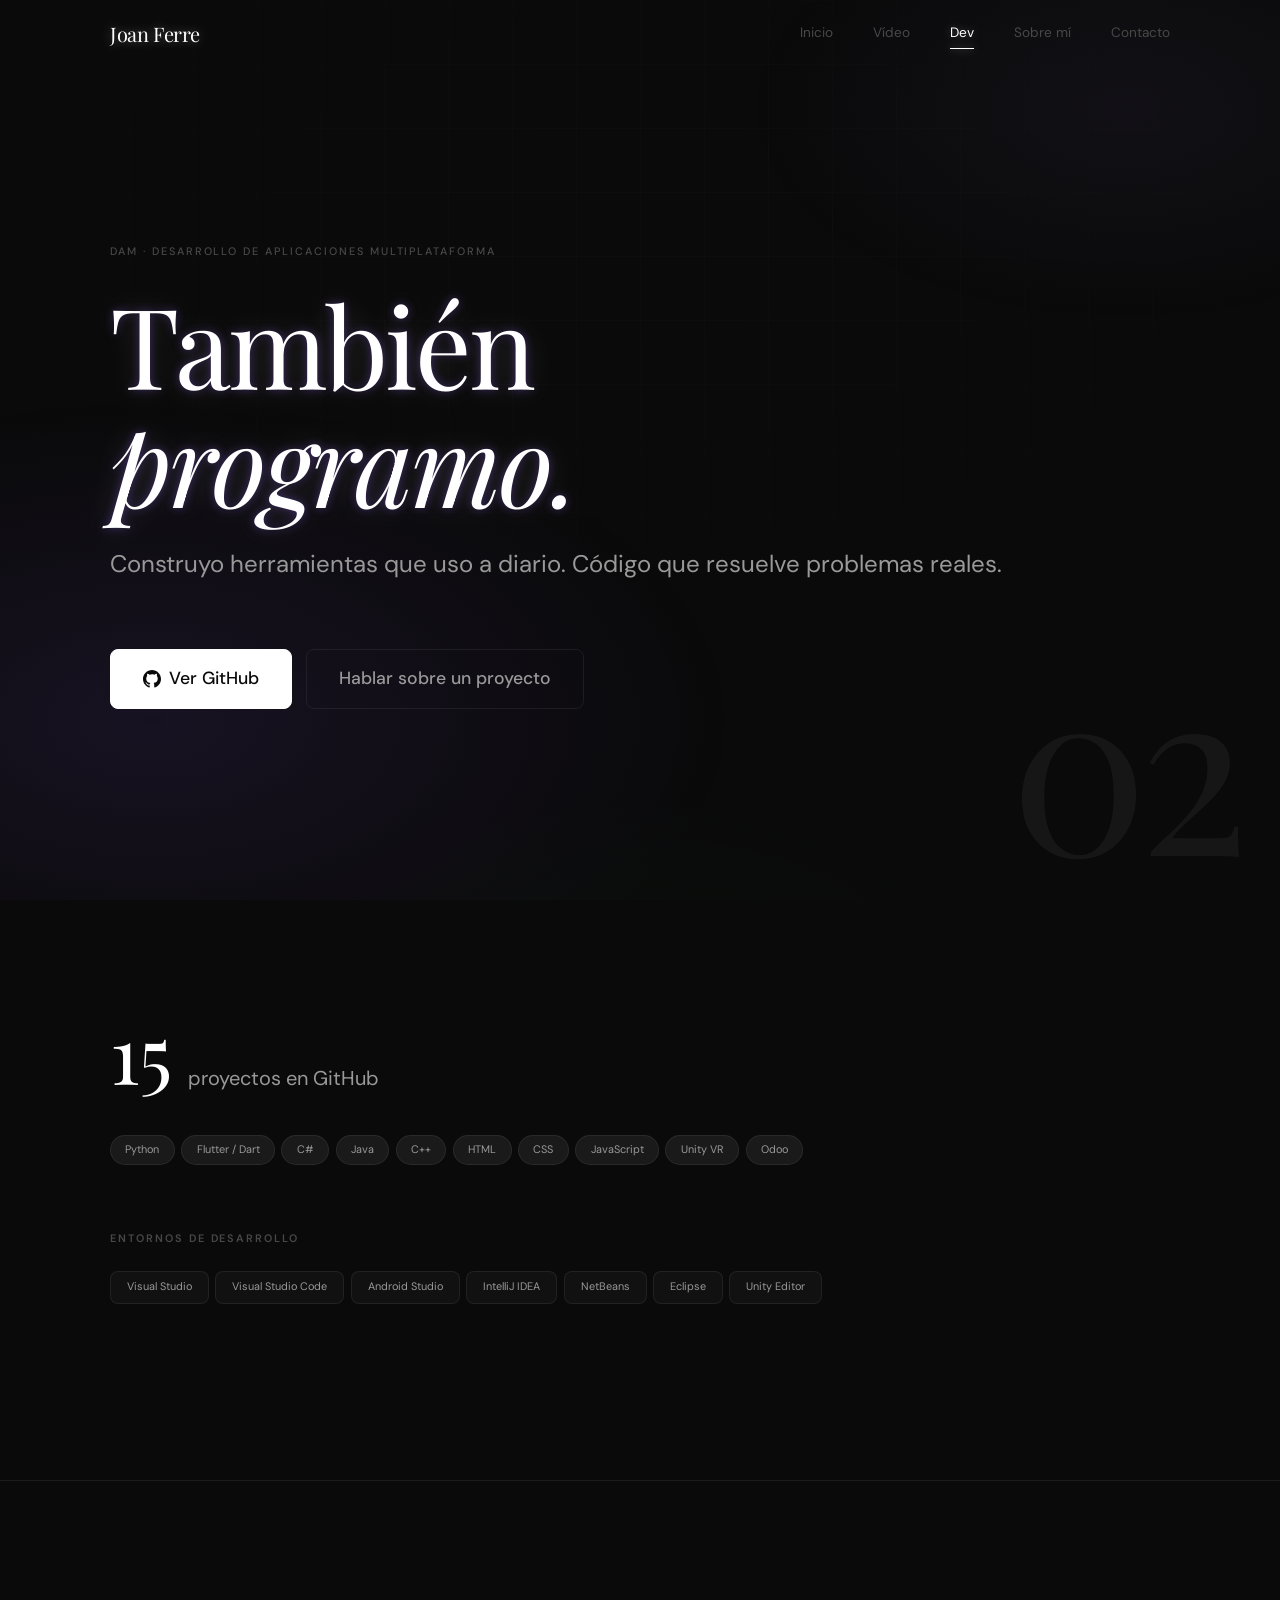
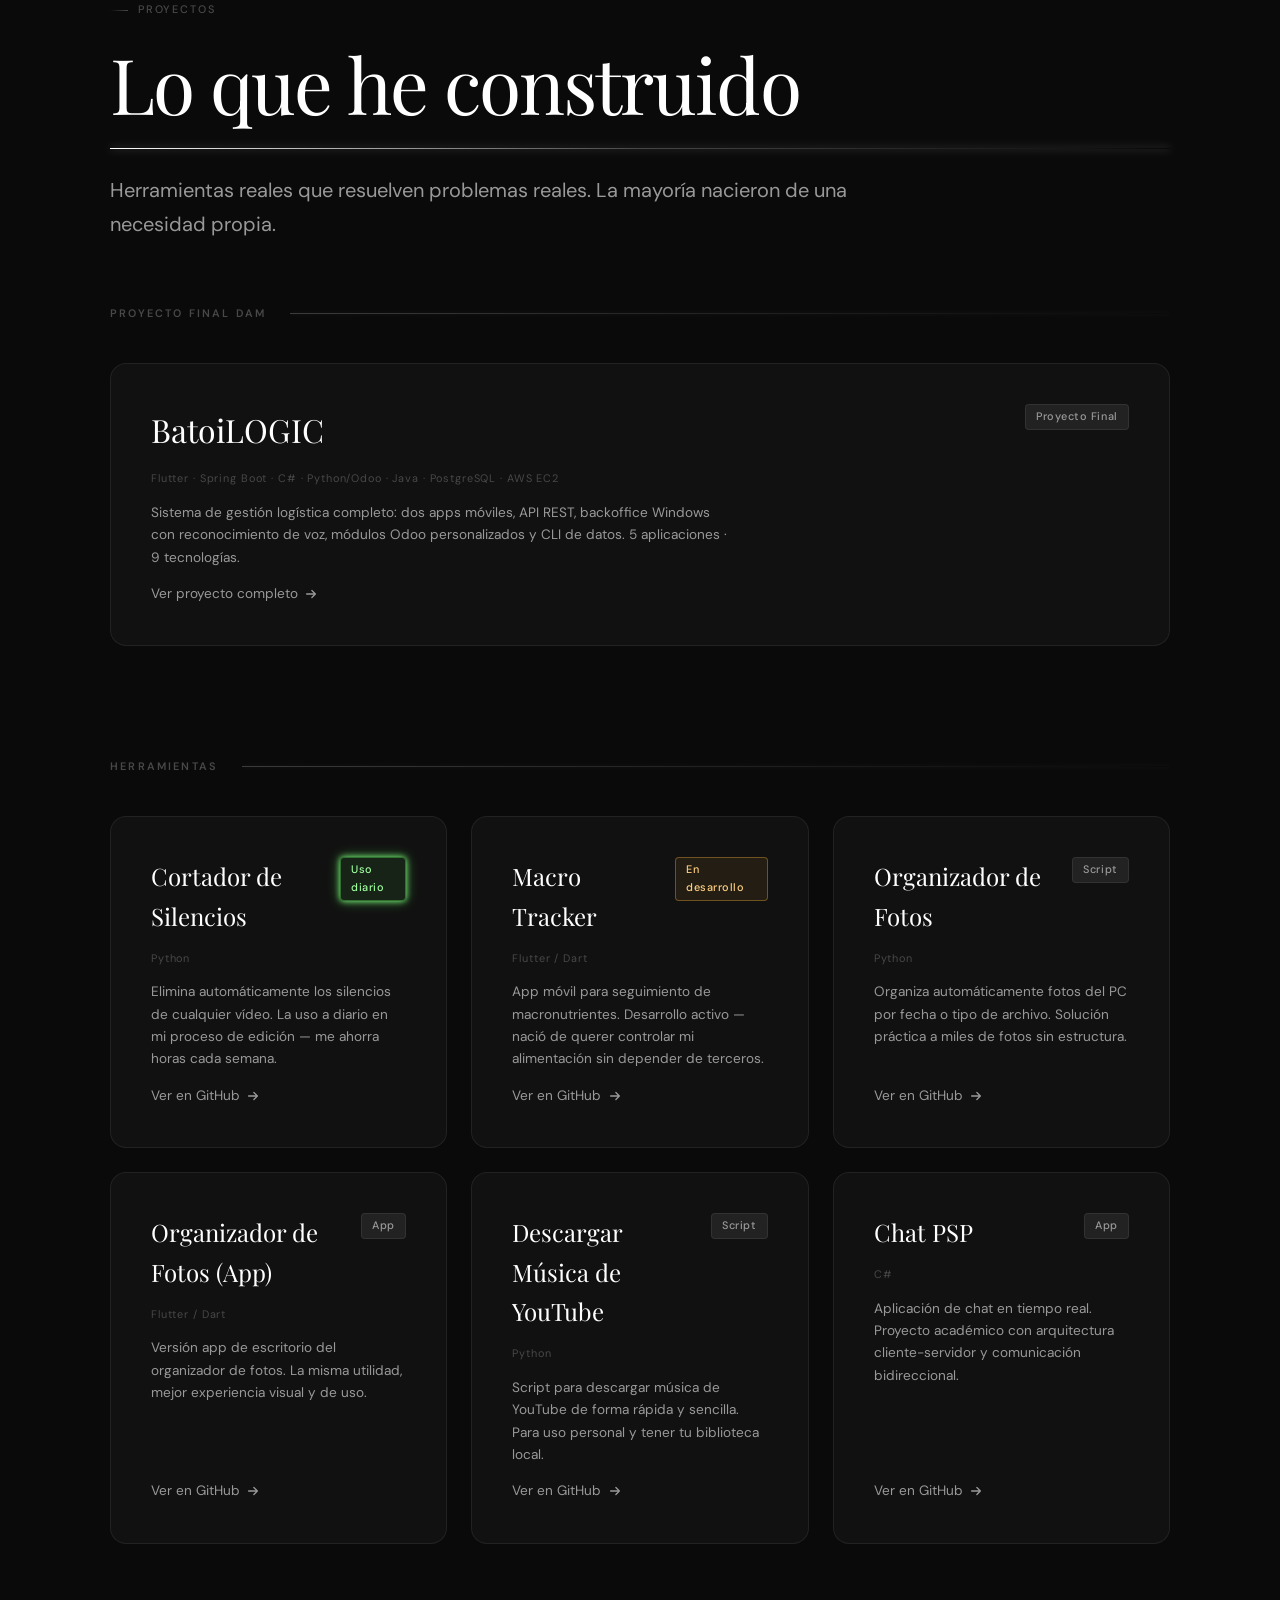
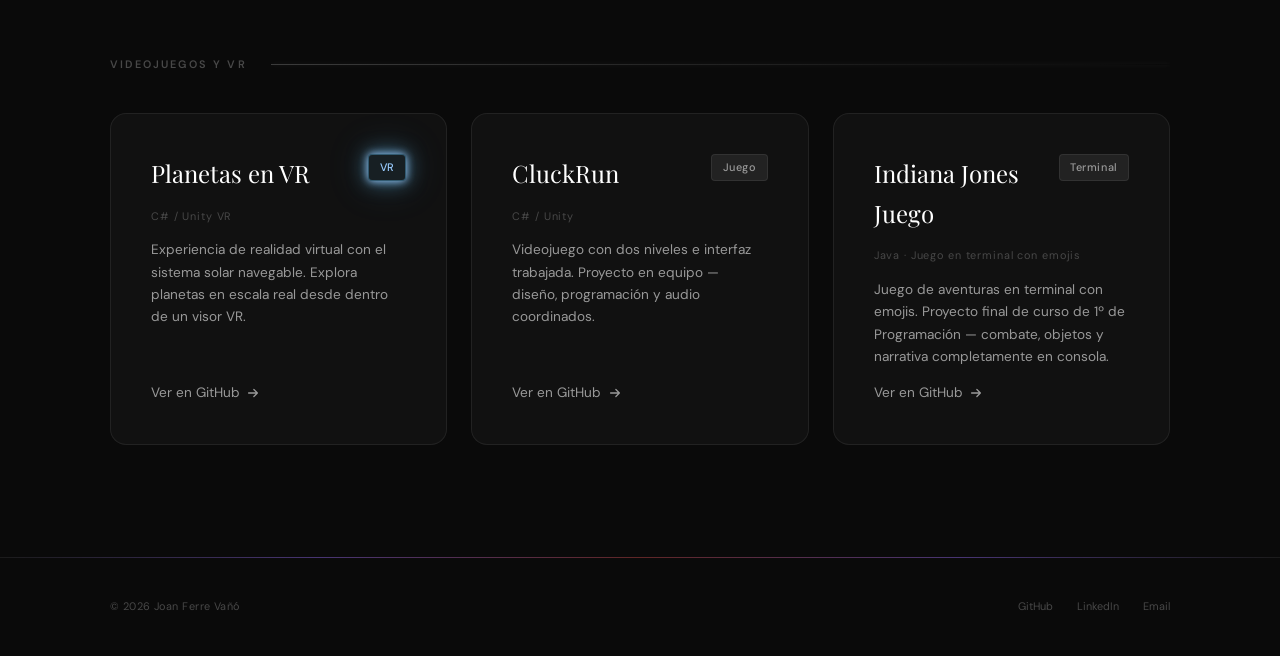
<file: dev.html>
<!DOCTYPE html>
<html lang="es">

<head>
  <meta charset="UTF-8" />
  <meta name="viewport" content="width=device-width, initial-scale=1.0" />
  <title>Desarrollo de software — Joan Ferre Vañó</title>
  <meta name="description" content="10 proyectos en GitHub. Python, Flutter, C#, Unity VR, Java. DAM." />
  <link rel="preconnect" href="https://fonts.googleapis.com" />
  <link rel="preconnect" href="https://fonts.gstatic.com" crossorigin />
  <link
    href="https://fonts.googleapis.com/css2?family=Playfair+Display:ital,wght@0,400;0,500;1,400&family=DM+Sans:wght@300;400;500&display=swap"
    rel="stylesheet" />
  <link rel="stylesheet" href="css/style.css" />
  <link rel="stylesheet" href="css/animations.css" />
  <link rel="stylesheet" href="css/components.css" />
  <link rel="stylesheet" href="css/pages.css" />
    <link rel="icon" type="image/x-icon" href="images/favicon/favicon.ico">
  <link rel="icon" type="image/png" sizes="32x32" href="images/favicon/favicon-32x32.png">
  <link rel="icon" type="image/png" sizes="16x16" href="images/favicon/favicon-16x16.png">
  <link rel="apple-touch-icon" href="images/favicon/apple-touch-icon.png">
</head>

<body class="page-enter">

  <header class="navbar" id="navbar">
    <div class="navbar__inner">
      <a href="index.html" class="navbar__logo">Joan Ferre</a>
      <nav class="navbar__nav">
        <a href="index.html" class="navbar__link">Inicio</a>
        <a href="video.html" class="navbar__link">Vídeo</a>
        <a href="dev.html" class="navbar__link">Dev</a>
        <a href="about.html" class="navbar__link">Sobre mí</a>
        <a href="contact.html" class="navbar__link">Contacto</a>
      </nav>
      <button class="navbar__burger" id="nav-burger" aria-label="Abrir menú">
        <span></span><span></span><span></span>
      </button>
    </div>
  </header>
  <div class="nav-mobile" id="nav-mobile">
    <a href="index.html">Inicio</a>
    <a href="video.html">Vídeo</a>
    <a href="dev.html">Dev</a>
    <a href="about.html">Sobre mí</a>
    <a href="contact.html">Contacto</a>
  </div>

  <main>
    <!-- ── HERO con estética terminal ────────────────────── -->
    <section class="hero hero--left hero--dev">
      <div class="container">
        <div class="hero__inner">
          <span class="hero__eyebrow hero-reveal">DAM · Desarrollo de Aplicaciones Multiplataforma</span>
          <h1 class="hero__title hero-reveal"
            style="text-shadow:0 0 10px rgba(139,92,246,0.35),0 0 30px rgba(255,255,255,0.15)">
            También<br /><em>programo.</em>
          </h1>
          <p class="hero__sub hero-reveal">
            Construyo herramientas que uso a diario. Código que resuelve problemas reales.
          </p>
          <div class="hero__ctas hero-reveal">
            <a href="https://github.com/joanferrevano" class="btn btn--white btn--lg" target="_blank" rel="noopener">
              <svg width="18" height="18" viewBox="0 0 24 24" fill="currentColor" aria-hidden="true">
                <path
                  d="M12 0C5.374 0 0 5.373 0 12c0 5.302 3.438 9.8 8.207 11.387.599.111.793-.261.793-.577v-2.234c-3.338.726-4.033-1.416-4.033-1.416-.546-1.387-1.333-1.756-1.333-1.756-1.089-.745.083-.729.083-.729 1.205.084 1.839 1.237 1.839 1.237 1.07 1.834 2.807 1.304 3.492.997.107-.775.418-1.305.762-1.604-2.665-.305-5.467-1.334-5.467-5.931 0-1.311.469-2.381 1.236-3.221-.124-.303-.535-1.524.117-3.176 0 0 1.008-.322 3.301 1.23A11.509 11.509 0 0 1 12 5.803c1.02.005 2.047.138 3.006.404 2.291-1.552 3.297-1.23 3.297-1.23.653 1.653.242 2.874.118 3.176.77.84 1.235 1.911 1.235 3.221 0 4.609-2.807 5.624-5.479 5.921.43.372.823 1.102.823 2.222v3.293c0 .319.192.694.801.576C20.566 21.797 24 17.3 24 12c0-6.627-5.373-12-12-12z" />
              </svg>
              Ver GitHub
            </a>
            <a href="contact.html" class="btn btn--ghost btn--lg">Hablar sobre un proyecto</a>
          </div>
        </div>
      </div>
      <span class="hero__bg-text" aria-hidden="true">02</span>
    </section>

    <!-- ── CONTADOR y SKILLS ──────────────────────────────── -->
    <section class="section">
      <div class="container">
        <div style="display:flex;align-items:baseline;gap:1rem;margin-bottom:var(--sp-lg)" class="reveal">
          <!-- Número con glow intenso pulsante -->
          <span class="projects-count">15</span>
          <span style="font-size:var(--s-lg);color:var(--text-2)">proyectos en GitHub</span>
        </div>
        <div class="skills-row stagger">
          <span class="skill-chip">Python</span>
          <span class="skill-chip">Flutter / Dart</span>
          <span class="skill-chip">C#</span>
          <span class="skill-chip">Java</span>
          <span class="skill-chip">C++</span>
          <span class="skill-chip">HTML</span>
          <span class="skill-chip">CSS</span>
          <span class="skill-chip">JavaScript</span>
          <span class="skill-chip">Unity VR</span>
          <span class="skill-chip">Odoo</span>
          <span class="skill-chip">Git / GitHub</span>
          <span class="skill-chip">SQL</span>
          <span class="skill-chip">Pygame</span>
        </div>

        <!-- ── HERRAMIENTAS Y ENTORNOS (arriba, antes de proyectos) ── -->
        <div class="tools-section reveal" style="margin-top:var(--sp-xl)">
          <div class="tools-group">
            <p class="tools-group__title">Entornos de desarrollo</p>
            <div class="tools-row">
              <span class="tool-chip">Visual Studio</span>
              <span class="tool-chip">Visual Studio Code</span>
              <span class="tool-chip">Android Studio</span>
              <span class="tool-chip">IntelliJ IDEA</span>
              <span class="tool-chip">NetBeans</span>
              <span class="tool-chip">Eclipse</span>
              <span class="tool-chip">Unity Editor</span>
            </div>
          </div>
        </div>

      </div>
    </section>

    <!-- ── CATEGORÍA: HERRAMIENTAS ────────────────────────── -->
    <section class="section">
      <div class="container">
        <div class="section__head reveal">
          <span class="label">Proyectos</span>
          <h2>Lo que he construido</h2>
          <p>Herramientas reales que resuelven problemas reales. La mayoría nacieron de una necesidad propia.</p>
        </div>

        <!-- ── PROYECTO DESTACADO: BatoiLOGIC ─────────────────── -->
        <div class="cat-title reveal">Proyecto final DAM</div>
        <div class="reveal" style="margin-bottom:var(--sp-2xl)">
          <a href="batoilogic.html" class="project-card card card-has-sweep"
            style="display:flex;flex-direction:column;gap:var(--sp-sm);text-decoration:none">
            <div class="project-card__top">
              <span class="project-card__name"
                style="font-size:var(--s-2xl)">BatoiLOGIC</span>
              <span class="badge badge--dim">Proyecto Final</span>
            </div>
            <span class="project-card__tech">Flutter · Spring Boot · C# · Python/Odoo · Java · PostgreSQL · AWS EC2</span>
            <p class="project-card__desc" style="max-width:65ch">
              Sistema de gestión logística completo: dos apps móviles, API REST, backoffice Windows con reconocimiento de voz, módulos Odoo personalizados y CLI de datos. 5 aplicaciones · 9 tecnologías.
            </p>
            <span class="project-card__link">
              Ver proyecto completo
              <svg width="14" height="14" viewBox="0 0 16 16" fill="none" stroke="currentColor"
                stroke-width="1.5" stroke-linecap="round" stroke-linejoin="round" aria-hidden="true">
                <path d="M3 8h10M9 4l4 4-4 4" />
              </svg>
            </span>
          </a>
        </div>

        <!-- Título de categoría con línea brillante -->
        <div class="cat-title reveal">Herramientas</div>
        <div class="projects-grid stagger" style="margin-bottom:var(--sp-2xl)">

          <a href="https://github.com/joanferrevano/Cortador-de-Silencios" class="project-card" target="_blank"
            rel="noopener">
            <div class="project-card__top">
              <span class="project-card__name">Cortador de Silencios</span>
              <!-- Badge verde: uso diario -->
              <span class="badge badge--green">Uso diario</span>
            </div>
            <span class="project-card__tech">Python</span>
            <p class="project-card__desc">Elimina automáticamente los silencios de cualquier vídeo. La uso a diario en
              mi proceso de edición — me ahorra horas cada semana.</p>
            <span class="project-card__link">Ver en GitHub <svg width="14" height="14" viewBox="0 0 16 16" fill="none"
                stroke="currentColor" stroke-width="1.5" stroke-linecap="round" stroke-linejoin="round"
                aria-hidden="true">
                <path d="M3 8h10M9 4l4 4-4 4" />
              </svg></span>
          </a>

          <a href="https://github.com/joanferrevano/Macro-Tracker" class="project-card" target="_blank" rel="noopener">
            <div class="project-card__top">
              <span class="project-card__name">Macro Tracker</span>
              <!-- Badge ámbar pulsante: en desarrollo -->
              <span class="badge badge--amber">En desarrollo</span>
            </div>
            <span class="project-card__tech">Flutter / Dart</span>
            <p class="project-card__desc">App móvil para seguimiento de macronutrientes. Desarrollo activo — nació de
              querer controlar mi alimentación sin depender de terceros.</p>
            <span class="project-card__link">Ver en GitHub <svg width="14" height="14" viewBox="0 0 16 16" fill="none"
                stroke="currentColor" stroke-width="1.5" stroke-linecap="round" stroke-linejoin="round"
                aria-hidden="true">
                <path d="M3 8h10M9 4l4 4-4 4" />
              </svg></span>
          </a>

          <a href="https://github.com/joanferrevano/Organizador-de-Fotos" class="project-card" target="_blank"
            rel="noopener">
            <div class="project-card__top">
              <span class="project-card__name">Organizador de Fotos</span>
              <span class="badge badge--dim">Script</span>
            </div>
            <span class="project-card__tech">Python</span>
            <p class="project-card__desc">Organiza automáticamente fotos del PC por fecha o tipo de archivo. Solución
              práctica a miles de fotos sin estructura.</p>
            <span class="project-card__link">Ver en GitHub <svg width="14" height="14" viewBox="0 0 16 16" fill="none"
                stroke="currentColor" stroke-width="1.5" stroke-linecap="round" stroke-linejoin="round"
                aria-hidden="true">
                <path d="M3 8h10M9 4l4 4-4 4" />
              </svg></span>
          </a>

          <a href="https://github.com/joanferrevano/Organizador_Fotos_PC" class="project-card" target="_blank"
            rel="noopener">
            <div class="project-card__top">
              <span class="project-card__name">Organizador de Fotos (App)</span>
              <span class="badge badge--dim">App</span>
            </div>
            <span class="project-card__tech">Flutter / Dart</span>
            <p class="project-card__desc">Versión app de escritorio del organizador de fotos. La misma utilidad, mejor
              experiencia visual y de uso.</p>
            <span class="project-card__link">Ver en GitHub <svg width="14" height="14" viewBox="0 0 16 16" fill="none"
                stroke="currentColor" stroke-width="1.5" stroke-linecap="round" stroke-linejoin="round"
                aria-hidden="true">
                <path d="M3 8h10M9 4l4 4-4 4" />
              </svg></span>
          </a>

          <a href="https://github.com/joanferrevano/Descargar-musica-de-YT" class="project-card" target="_blank"
            rel="noopener">
            <div class="project-card__top">
              <span class="project-card__name">Descargar Música de YouTube</span>
              <span class="badge badge--dim">Script</span>
            </div>
            <span class="project-card__tech">Python</span>
            <p class="project-card__desc">Script para descargar música de YouTube de forma rápida y sencilla. Para uso
              personal y tener tu biblioteca local.</p>
            <span class="project-card__link">Ver en GitHub <svg width="14" height="14" viewBox="0 0 16 16" fill="none"
                stroke="currentColor" stroke-width="1.5" stroke-linecap="round" stroke-linejoin="round"
                aria-hidden="true">
                <path d="M3 8h10M9 4l4 4-4 4" />
              </svg></span>
          </a>

          <a href="https://github.com/joanferrevano/Chat-PSP" class="project-card" target="_blank" rel="noopener">
            <div class="project-card__top">
              <span class="project-card__name">Chat PSP</span>
              <span class="badge badge--dim">App</span>
            </div>
            <span class="project-card__tech">C#</span>
            <p class="project-card__desc">Aplicación de chat en tiempo real. Proyecto académico con arquitectura
              cliente-servidor y comunicación bidireccional.</p>
            <span class="project-card__link">Ver en GitHub <svg width="14" height="14" viewBox="0 0 16 16" fill="none"
                stroke="currentColor" stroke-width="1.5" stroke-linecap="round" stroke-linejoin="round"
                aria-hidden="true">
                <path d="M3 8h10M9 4l4 4-4 4" />
              </svg></span>
          </a>

        </div>

        <!-- Título de categoría con línea brillante -->
        <div class="cat-title reveal">Videojuegos y VR</div>
        <div class="projects-grid stagger">

          <!-- Tarjeta VR con glow azul espacial -->
          <a href="https://github.com/joanferrevano/Planetas-en-VR" class="project-card" target="_blank" rel="noopener">
            <div class="project-card__top">
              <span class="project-card__name">Planetas en VR</span>
              <span class="badge badge--vr">VR</span>
            </div>
            <span class="project-card__tech">C# / Unity VR</span>
            <p class="project-card__desc">Experiencia de realidad virtual con el sistema solar navegable. Explora
              planetas en escala real desde dentro de un visor VR.</p>
            <span class="project-card__link">Ver en GitHub <svg width="14" height="14" viewBox="0 0 16 16" fill="none"
                stroke="currentColor" stroke-width="1.5" stroke-linecap="round" stroke-linejoin="round"
                aria-hidden="true">
                <path d="M3 8h10M9 4l4 4-4 4" />
              </svg></span>
          </a>

          <a href="https://github.com/ProyectoJuegoGranja/CluckRun" class="project-card" target="_blank" rel="noopener">
            <div class="project-card__top">
              <span class="project-card__name">CluckRun</span>
              <span class="badge badge--dim">Juego</span>
            </div>
            <span class="project-card__tech">C# / Unity</span>
            <p class="project-card__desc">Videojuego con dos niveles e interfaz trabajada. Proyecto en equipo — diseño,
              programación y audio coordinados.</p>
            <span class="project-card__link">Ver en GitHub <svg width="14" height="14" viewBox="0 0 16 16" fill="none"
                stroke="currentColor" stroke-width="1.5" stroke-linecap="round" stroke-linejoin="round"
                aria-hidden="true">
                <path d="M3 8h10M9 4l4 4-4 4" />
              </svg></span>
          </a>

          <a href="https://github.com/joanferrevano/Indiana-Jones-Juego" class="project-card" target="_blank"
            rel="noopener">
            <div class="project-card__top">
              <span class="project-card__name">Indiana Jones Juego</span>
              <span class="badge badge--dim">Terminal</span>
            </div>
            <span class="project-card__tech">Java · Juego en terminal con emojis</span>
            <p class="project-card__desc">Juego de aventuras en terminal con emojis. Proyecto final de curso de 1º de
              Programación — combate, objetos y narrativa completamente en consola.</p>
            <span class="project-card__link">Ver en GitHub <svg width="14" height="14" viewBox="0 0 16 16" fill="none"
                stroke="currentColor" stroke-width="1.5" stroke-linecap="round" stroke-linejoin="round"
                aria-hidden="true">
                <path d="M3 8h10M9 4l4 4-4 4" />
              </svg></span>
          </a>

        </div>

      </div>
    </section>

  </main>

  <footer class="footer">
    <div class="container">
      <div class="footer__inner">
        <span class="footer__copy">© <span class="footer__year">2026</span> Joan Ferre Vañó</span>
        <nav class="footer__links">
          <a href="https://github.com/joanferrevano" target="_blank" rel="noopener">GitHub</a>
          <a href="https://www.linkedin.com/in/joan-ferre-va%C3%B1%C3%B3/" target="_blank" rel="noopener">LinkedIn</a>
          <a href="mailto:joanferrecontact@gmail.com">Email</a>
        </nav>
      </div>
    </div>
  </footer>

  <script src="js/nav.js"></script>
  <script src="js/main.js"></script>
</body>

</html>
</file>
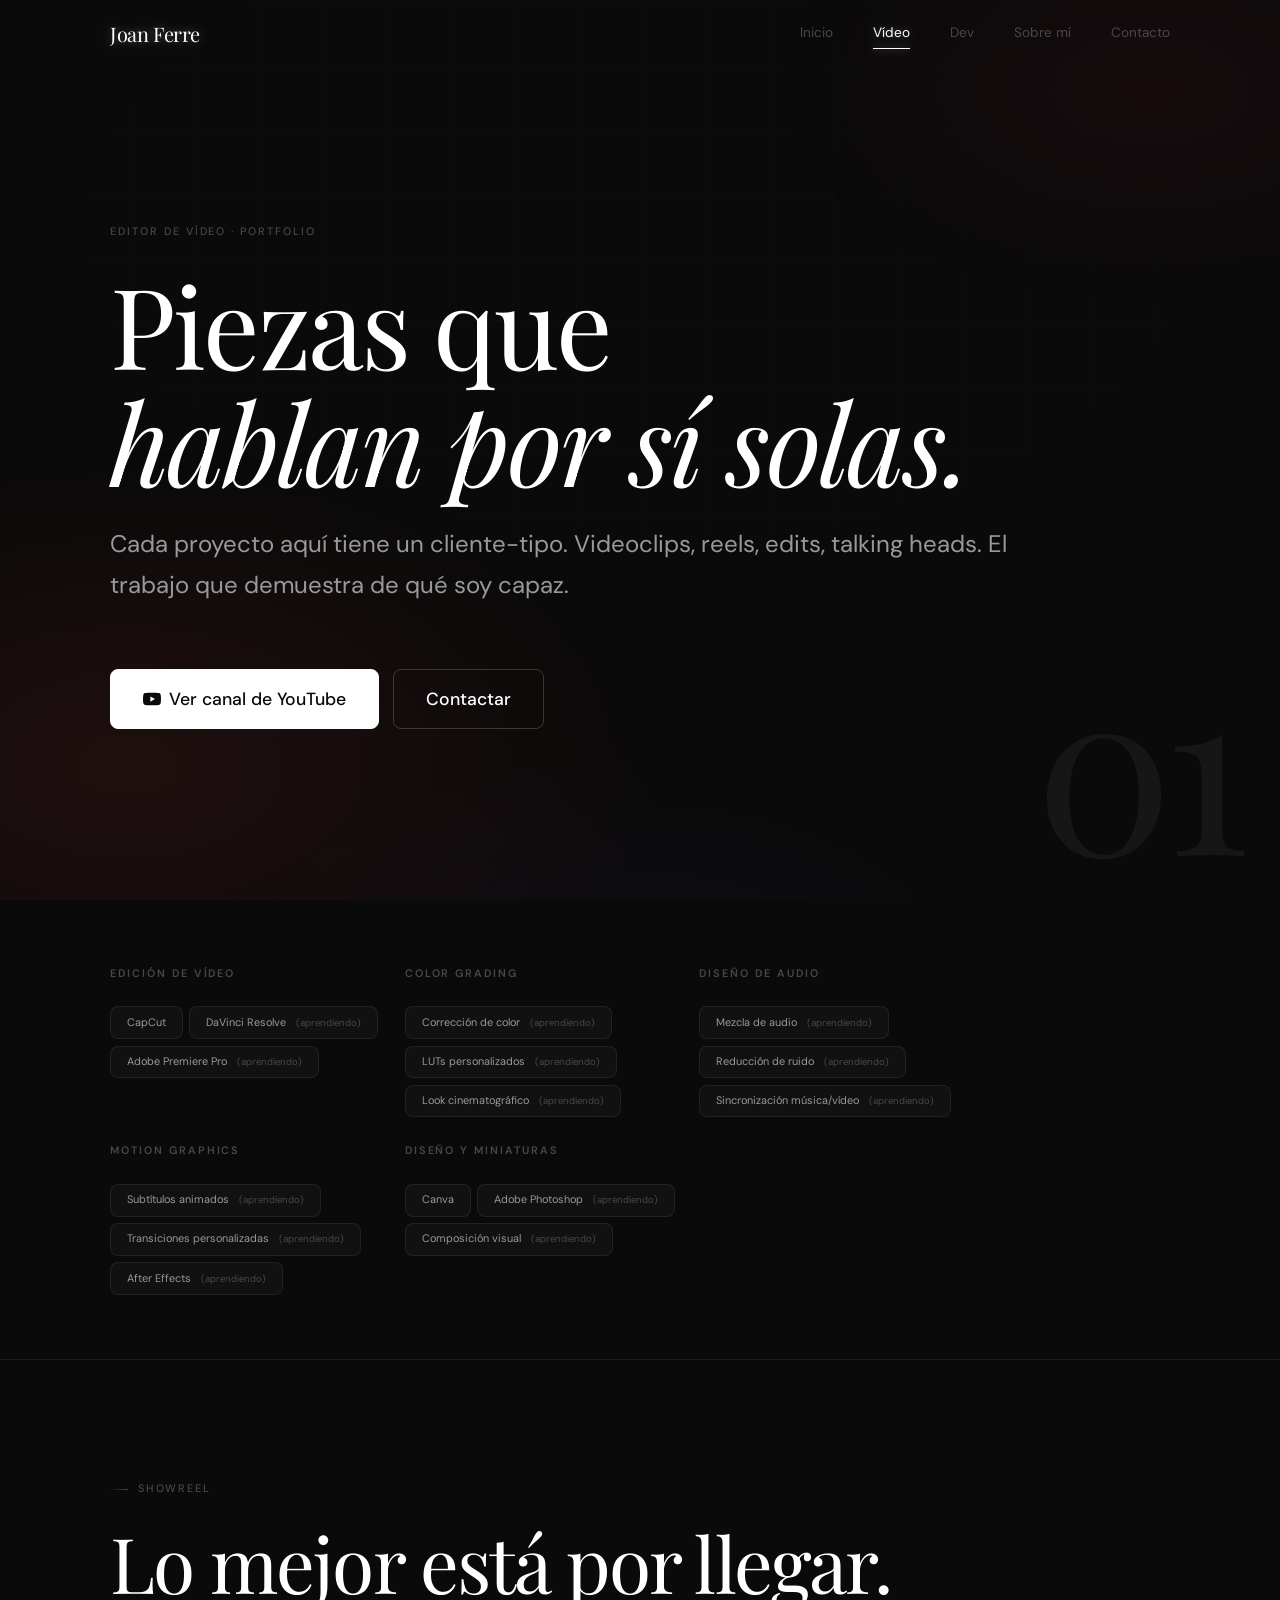
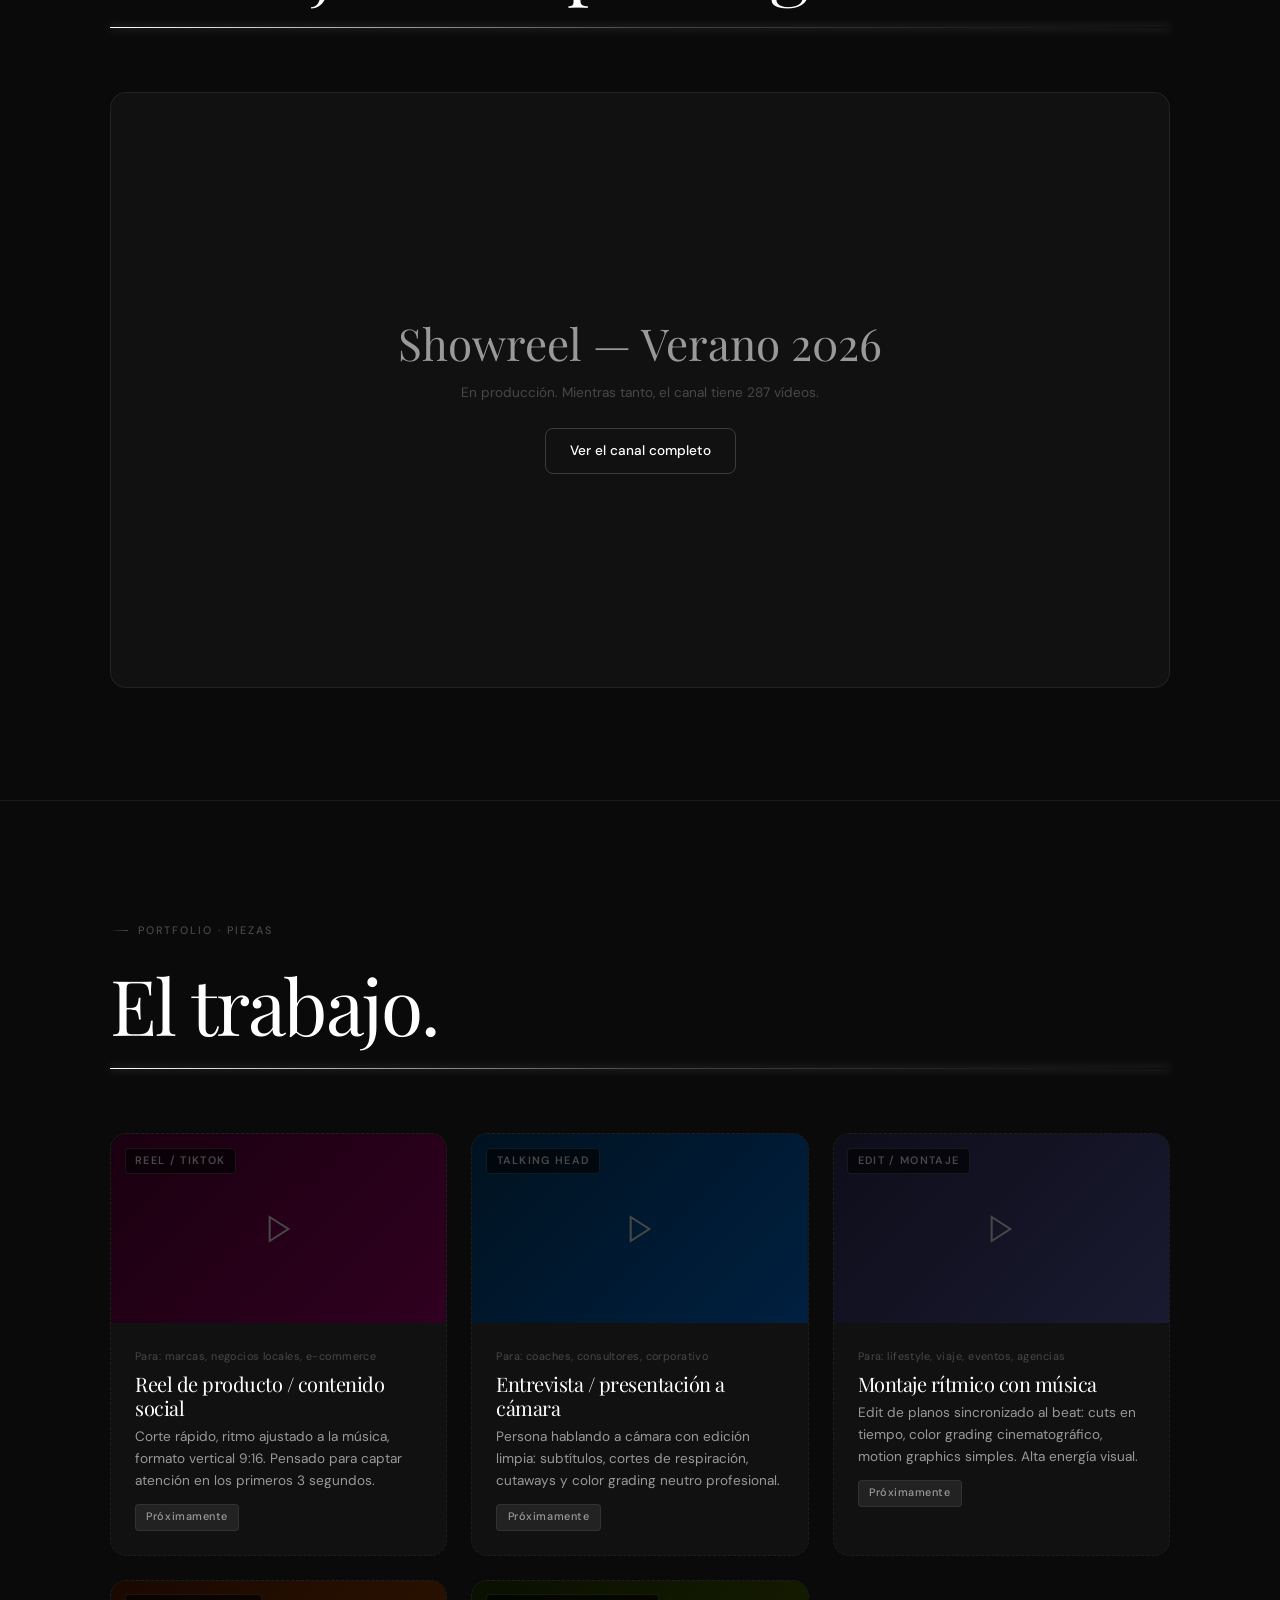
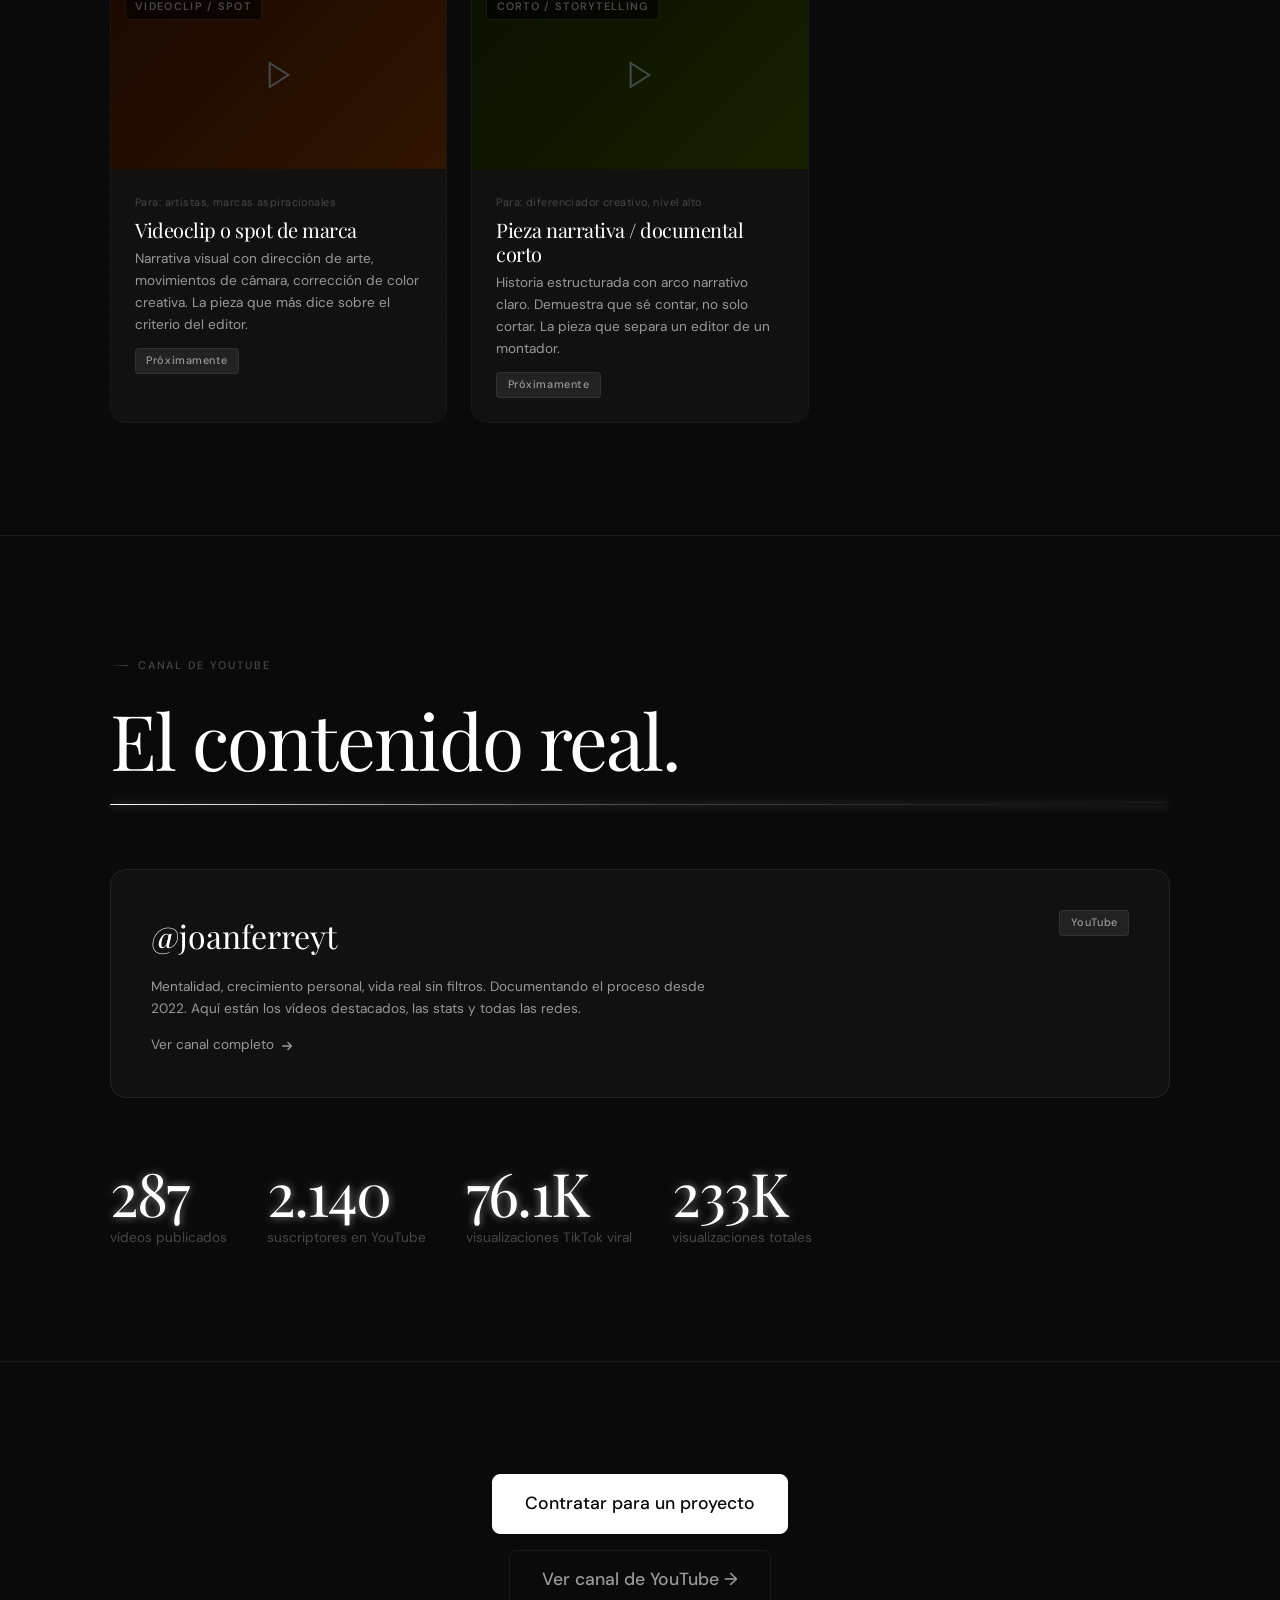
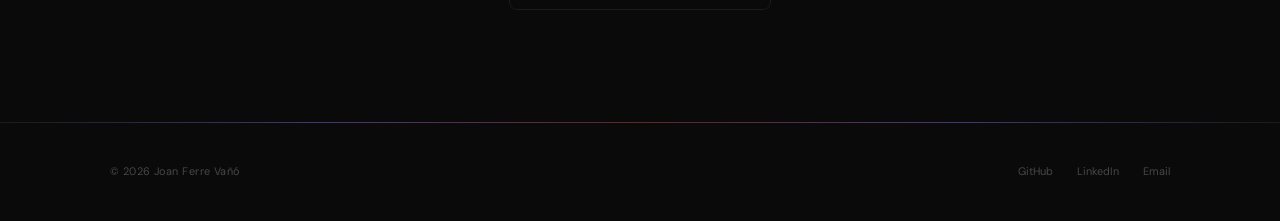
<file: video.html>
<!DOCTYPE html>
<html lang="es">

<head>
  <meta charset="UTF-8" />
  <meta name="viewport" content="width=device-width, initial-scale=1.0" />
  <title>Portfolio de vídeo — Joan Ferre Vañó</title>
  <meta name="description"
    content="Portfolio de editor de vídeo. Reels, talking heads, edits de montaje, videoclips y storytelling." />
  <link rel="preconnect" href="https://fonts.googleapis.com" />
  <link rel="preconnect" href="https://fonts.gstatic.com" crossorigin />
  <link
    href="https://fonts.googleapis.com/css2?family=Playfair+Display:ital,wght@0,400;0,500;1,400&family=DM+Sans:wght@300;400;500&display=swap"
    rel="stylesheet" />
  <link rel="stylesheet" href="css/style.css" />
  <link rel="stylesheet" href="css/animations.css" />
  <link rel="stylesheet" href="css/components.css" />
  <link rel="stylesheet" href="css/pages.css" />
  <link rel="icon" type="image/x-icon" href="images/favicon/favicon.ico">
  <link rel="icon" type="image/png" sizes="32x32" href="images/favicon/favicon-32x32.png">
  <link rel="icon" type="image/png" sizes="16x16" href="images/favicon/favicon-16x16.png">
  <link rel="apple-touch-icon" href="images/favicon/apple-touch-icon.png">
</head>

<body class="page-enter">

  <header class="navbar" id="navbar">
    <div class="navbar__inner">
      <a href="index.html" class="navbar__logo">Joan Ferre</a>
      <nav class="navbar__nav">
        <a href="index.html" class="navbar__link">Inicio</a>
        <a href="video.html" class="navbar__link">Vídeo</a>
        <a href="dev.html" class="navbar__link">Dev</a>
        <a href="about.html" class="navbar__link">Sobre mí</a>
        <a href="contact.html" class="navbar__link">Contacto</a>
      </nav>
      <button class="navbar__burger" id="nav-burger" aria-label="Abrir menú">
        <span></span><span></span><span></span>
      </button>
    </div>
  </header>
  <div class="nav-mobile" id="nav-mobile">
    <a href="index.html">Inicio</a>
    <a href="video.html">Vídeo</a>
    <a href="dev.html">Dev</a>
    <a href="about.html">Sobre mí</a>
    <a href="contact.html">Contacto</a>
  </div>

  <main>
    <!-- ── HERO ────────────────────────────────────────────── -->
    <section class="hero hero--left hero--video">
      <div class="container">
        <div class="hero__inner">
          <span class="hero__eyebrow hero-reveal">Editor de vídeo · Portfolio</span>
          <h1 class="hero__title hero-reveal glow-pulse">
            Piezas que<br /><em>hablan por sí solas.</em>
          </h1>
          <p class="hero__sub hero-reveal">
            Cada proyecto aquí tiene un cliente-tipo. Videoclips, reels, edits, talking heads.
            El trabajo que demuestra de qué soy capaz.
          </p>
          <div class="hero__ctas hero-reveal">
            <a href="youtube.html" class="btn btn--white btn--lg">
              <svg width="18" height="18" viewBox="0 0 24 24" fill="currentColor" aria-hidden="true">
                <path
                  d="M23.5 6.2a3 3 0 0 0-2.1-2.1C19.5 3.6 12 3.6 12 3.6s-7.5 0-9.4.5a3 3 0 0 0-2.1 2.1C0 8.1 0 12 0 12s0 3.9.5 5.8a3 3 0 0 0 2.1 2.1c1.9.5 9.4.5 9.4.5s7.5 0 9.4-.5a3 3 0 0 0 2.1-2.1C24 15.9 24 12 24 12s0-3.9-.5-5.8zM9.8 15.5V8.5l6.2 3.5-6.2 3.5z" />
              </svg>
              Ver canal de YouTube
            </a>
            <a href="contact.html" class="btn btn--outline btn--lg">Contactar</a>
          </div>
        </div>
      </div>
      <span class="hero__bg-text" aria-hidden="true">01</span>
    </section>

    <!-- ── HERRAMIENTAS ─────────────────────────────────────── -->
    <section class="section" style="padding-top: var(--sp-xl); padding-bottom: var(--sp-xl);">
      <div class="container">
        <div class="tools-section reveal" style="margin-top:0;display:grid;grid-template-columns:repeat(auto-fill,minmax(220px,1fr));gap:var(--sp-md);max-width:860px">
          <div class="tools-group" style="margin-bottom:0">
            <p class="tools-group__title">Edición de vídeo</p>
            <div class="tools-row">
              <span class="tool-chip">CapCut</span>
              <span class="tool-chip">DaVinci Resolve <span style="font-size:0.6rem;color:var(--text-3);margin-left:2px">(aprendiendo)</span></span>
              <span class="tool-chip">Adobe Premiere Pro <span style="font-size:0.6rem;color:var(--text-3);margin-left:2px">(aprendiendo)</span></span>
            </div>
          </div>
          <div class="tools-group" style="margin-bottom:0">
            <p class="tools-group__title">Color grading</p>
            <div class="tools-row">
              <span class="tool-chip">Corrección de color <span style="font-size:0.6rem;color:var(--text-3);margin-left:2px">(aprendiendo)</span></span>
              <span class="tool-chip">LUTs personalizados <span style="font-size:0.6rem;color:var(--text-3);margin-left:2px">(aprendiendo)</span></span>
              <span class="tool-chip">Look cinematográfico <span style="font-size:0.6rem;color:var(--text-3);margin-left:2px">(aprendiendo)</span></span>
            </div>
          </div>
          <div class="tools-group" style="margin-bottom:0">
            <p class="tools-group__title">Diseño de audio</p>
            <div class="tools-row">
              <span class="tool-chip">Mezcla de audio <span style="font-size:0.6rem;color:var(--text-3);margin-left:2px">(aprendiendo)</span></span>
              <span class="tool-chip">Reducción de ruido <span style="font-size:0.6rem;color:var(--text-3);margin-left:2px">(aprendiendo)</span></span>
              <span class="tool-chip">Sincronización música/vídeo <span style="font-size:0.6rem;color:var(--text-3);margin-left:2px">(aprendiendo)</span></span>
            </div>
          </div>
          <div class="tools-group" style="margin-bottom:0">
            <p class="tools-group__title">Motion graphics</p>
            <div class="tools-row">
              <span class="tool-chip">Subtítulos animados <span style="font-size:0.6rem;color:var(--text-3);margin-left:2px">(aprendiendo)</span></span>
              <span class="tool-chip">Transiciones personalizadas <span style="font-size:0.6rem;color:var(--text-3);margin-left:2px">(aprendiendo)</span></span>
              <span class="tool-chip">After Effects <span style="font-size:0.6rem;color:var(--text-3);margin-left:2px">(aprendiendo)</span></span>
            </div>
          </div>
          <div class="tools-group" style="margin-bottom:0">
            <p class="tools-group__title">Diseño y miniaturas</p>
            <div class="tools-row">
              <span class="tool-chip">Canva</span>
              <span class="tool-chip">Adobe Photoshop <span style="font-size:0.6rem;color:var(--text-3);margin-left:2px">(aprendiendo)</span></span>
              <span class="tool-chip">Composición visual <span style="font-size:0.6rem;color:var(--text-3);margin-left:2px">(aprendiendo)</span></span>
            </div>
          </div>
        </div>
      </div>
    </section>

    <!-- ── SHOWREEL con trazo neon animado ─────────────────── -->
    <section class="section">
      <div class="container">
        <div class="section__head reveal">
          <span class="label">Showreel</span>
          <h2>Lo mejor está por llegar.</h2>
        </div>
        <div class="showreel-placeholder neon-trace reveal">
          <div>
            <p class="showreel-placeholder__title">Showreel — Verano 2026</p>
            <p class="showreel-placeholder__sub">En producción. Mientras tanto, el canal tiene 287 vídeos.</p>
          </div>
          <a href="https://www.youtube.com/@joanferreyt" class="btn btn--outline" target="_blank" rel="noopener">
            Ver el canal completo
          </a>
        </div>
      </div>
    </section>

    <!-- ── PORTFOLIO DE PIEZAS ───────────────────────────────── -->
    <section class="section">
      <div class="container">
        <div class="section__head reveal">
          <span class="label">Portfolio · Piezas</span>
          <h2>El trabajo.</h2>
        </div>
        <div class="portfolio-grid stagger">

          <!-- PIEZA 1: Reel / TikTok -->
          <div class="portfolio-card portfolio-card--pending">
            <div class="portfolio-card__thumb">
              <div class="portfolio-card__overlay">
                <span class="portfolio-card__type">Reel / TikTok</span>
              </div>
              <div class="portfolio-card__placeholder" aria-hidden="true">
                <svg width="32" height="32" viewBox="0 0 24 24" fill="none" stroke="currentColor" stroke-width="1.5"><polygon points="5 3 19 12 5 21 5 3"/></svg>
              </div>
            </div>
            <div class="portfolio-card__body">
              <p class="portfolio-card__client">Para: marcas, negocios locales, e-commerce</p>
              <h3 class="portfolio-card__title">Reel de producto / contenido social</h3>
              <p class="portfolio-card__desc">Corte rápido, ritmo ajustado a la música, formato vertical 9:16. Pensado para captar atención en los primeros 3 segundos.</p>
              <span class="badge badge--dim portfolio-card__status">Próximamente</span>
            </div>
          </div>

          <!-- PIEZA 2: Talking head / entrevista -->
          <div class="portfolio-card portfolio-card--pending">
            <div class="portfolio-card__thumb">
              <div class="portfolio-card__overlay">
                <span class="portfolio-card__type">Talking Head</span>
              </div>
              <div class="portfolio-card__placeholder" aria-hidden="true">
                <svg width="32" height="32" viewBox="0 0 24 24" fill="none" stroke="currentColor" stroke-width="1.5"><polygon points="5 3 19 12 5 21 5 3"/></svg>
              </div>
            </div>
            <div class="portfolio-card__body">
              <p class="portfolio-card__client">Para: coaches, consultores, corporativo</p>
              <h3 class="portfolio-card__title">Entrevista / presentación a cámara</h3>
              <p class="portfolio-card__desc">Persona hablando a cámara con edición limpia: subtítulos, cortes de respiración, cutaways y color grading neutro profesional.</p>
              <span class="badge badge--dim portfolio-card__status">Próximamente</span>
            </div>
          </div>

          <!-- PIEZA 3: Edit de montaje -->
          <div class="portfolio-card portfolio-card--pending">
            <div class="portfolio-card__thumb">
              <div class="portfolio-card__overlay">
                <span class="portfolio-card__type">Edit / Montaje</span>
              </div>
              <div class="portfolio-card__placeholder" aria-hidden="true">
                <svg width="32" height="32" viewBox="0 0 24 24" fill="none" stroke="currentColor" stroke-width="1.5"><polygon points="5 3 19 12 5 21 5 3"/></svg>
              </div>
            </div>
            <div class="portfolio-card__body">
              <p class="portfolio-card__client">Para: lifestyle, viaje, eventos, agencias</p>
              <h3 class="portfolio-card__title">Montaje rítmico con música</h3>
              <p class="portfolio-card__desc">Edit de planos sincronizado al beat: cuts en tiempo, color grading cinematográfico, motion graphics simples. Alta energía visual.</p>
              <span class="badge badge--dim portfolio-card__status">Próximamente</span>
            </div>
          </div>

          <!-- PIEZA 4: Videoclip / spot de marca -->
          <div class="portfolio-card portfolio-card--pending">
            <div class="portfolio-card__thumb">
              <div class="portfolio-card__overlay">
                <span class="portfolio-card__type">Videoclip / Spot</span>
              </div>
              <div class="portfolio-card__placeholder" aria-hidden="true">
                <svg width="32" height="32" viewBox="0 0 24 24" fill="none" stroke="currentColor" stroke-width="1.5"><polygon points="5 3 19 12 5 21 5 3"/></svg>
              </div>
            </div>
            <div class="portfolio-card__body">
              <p class="portfolio-card__client">Para: artistas, marcas aspiracionales</p>
              <h3 class="portfolio-card__title">Videoclip o spot de marca</h3>
              <p class="portfolio-card__desc">Narrativa visual con dirección de arte, movimientos de cámara, corrección de color creativa. La pieza que más dice sobre el criterio del editor.</p>
              <span class="badge badge--dim portfolio-card__status">Próximamente</span>
            </div>
          </div>

          <!-- PIEZA 5: Corto / storytelling -->
          <div class="portfolio-card portfolio-card--pending">
            <div class="portfolio-card__thumb">
              <div class="portfolio-card__overlay">
                <span class="portfolio-card__type">Corto / Storytelling</span>
              </div>
              <div class="portfolio-card__placeholder" aria-hidden="true">
                <svg width="32" height="32" viewBox="0 0 24 24" fill="none" stroke="currentColor" stroke-width="1.5"><polygon points="5 3 19 12 5 21 5 3"/></svg>
              </div>
            </div>
            <div class="portfolio-card__body">
              <p class="portfolio-card__client">Para: diferenciador creativo, nivel alto</p>
              <h3 class="portfolio-card__title">Pieza narrativa / documental corto</h3>
              <p class="portfolio-card__desc">Historia estructurada con arco narrativo claro. Demuestra que sé contar, no solo cortar. La pieza que separa un editor de un montador.</p>
              <span class="badge badge--dim portfolio-card__status">Próximamente</span>
            </div>
          </div>

        </div>
      </div>
    </section>

    <!-- ── CANAL DE YOUTUBE (sub-página) ───────────────────── -->
    <section class="section">
      <div class="container">
        <div class="section__head reveal">
          <span class="label">Canal de YouTube</span>
          <h2>El contenido real.</h2>
        </div>
        <div class="reveal" style="margin-bottom:var(--sp-xl)">
          <a href="youtube.html" class="project-card card card-has-sweep"
            style="display:flex;flex-direction:column;gap:var(--sp-sm);text-decoration:none">
            <div class="project-card__top">
              <span class="project-card__name" style="font-size:var(--s-2xl)">@joanferreyt</span>
              <span class="badge badge--dim">YouTube</span>
            </div>
            <p class="project-card__desc" style="max-width:65ch">
              Mentalidad, crecimiento personal, vida real sin filtros. Documentando el proceso desde 2022. Aquí están los vídeos destacados, las stats y todas las redes.
            </p>
            <span class="project-card__link">
              Ver canal completo
              <svg width="14" height="14" viewBox="0 0 16 16" fill="none" stroke="currentColor"
                stroke-width="1.5" stroke-linecap="round" stroke-linejoin="round" aria-hidden="true">
                <path d="M3 8h10M9 4l4 4-4 4" />
              </svg>
            </span>
          </a>
        </div>

        <!-- Stats debajo de la tarjeta -->
        <div class="stats-row stagger reveal">
          <div class="stat-item">
            <span class="stat-item__num">287</span>
            <span class="stat-item__label" style="font-size:0.85rem">vídeos publicados</span>
          </div>
          <div class="stat-item">
            <span class="stat-item__num">2.140</span>
            <span class="stat-item__label" style="font-size:0.85rem">suscriptores en YouTube</span>
          </div>
          <div class="stat-item">
            <span class="stat-item__num">76.1K</span>
            <span class="stat-item__label" style="font-size:0.85rem">visualizaciones TikTok viral</span>
          </div>
          <div class="stat-item">
            <span class="stat-item__num">233K</span>
            <span class="stat-item__label" style="font-size:0.85rem">visualizaciones totales</span>
          </div>
        </div>
      </div>
    </section>

    <!-- ── CTA FINAL ────────────────────────────────────────── -->
    <section class="section" style="text-align:center">
      <div class="container container--xs">
        <div class="reveal" style="display:flex;gap:1rem;justify-content:center;flex-wrap:wrap">
          <a href="contact.html" class="btn btn--white btn--lg">Contratar para un proyecto</a>
          <a href="youtube.html" class="btn btn--ghost btn--lg">Ver canal de YouTube →</a>
        </div>
      </div>
    </section>
  </main>

  <footer class="footer">
    <div class="container">
      <div class="footer__inner">
        <span class="footer__copy">© <span class="footer__year">2026</span> Joan Ferre Vañó</span>
        <nav class="footer__links">
          <a href="https://github.com/joanferrevano" target="_blank" rel="noopener">GitHub</a>
          <a href="https://www.linkedin.com/in/joan-ferre-va%C3%B1%C3%B3/" target="_blank" rel="noopener">LinkedIn</a>
          <a href="mailto:joanferrecontact@gmail.com">Email</a>
        </nav>
      </div>
    </div>
  </footer>

  <script src="js/nav.js"></script>
  <script src="js/main.js"></script>
</body>

</html>
</file>
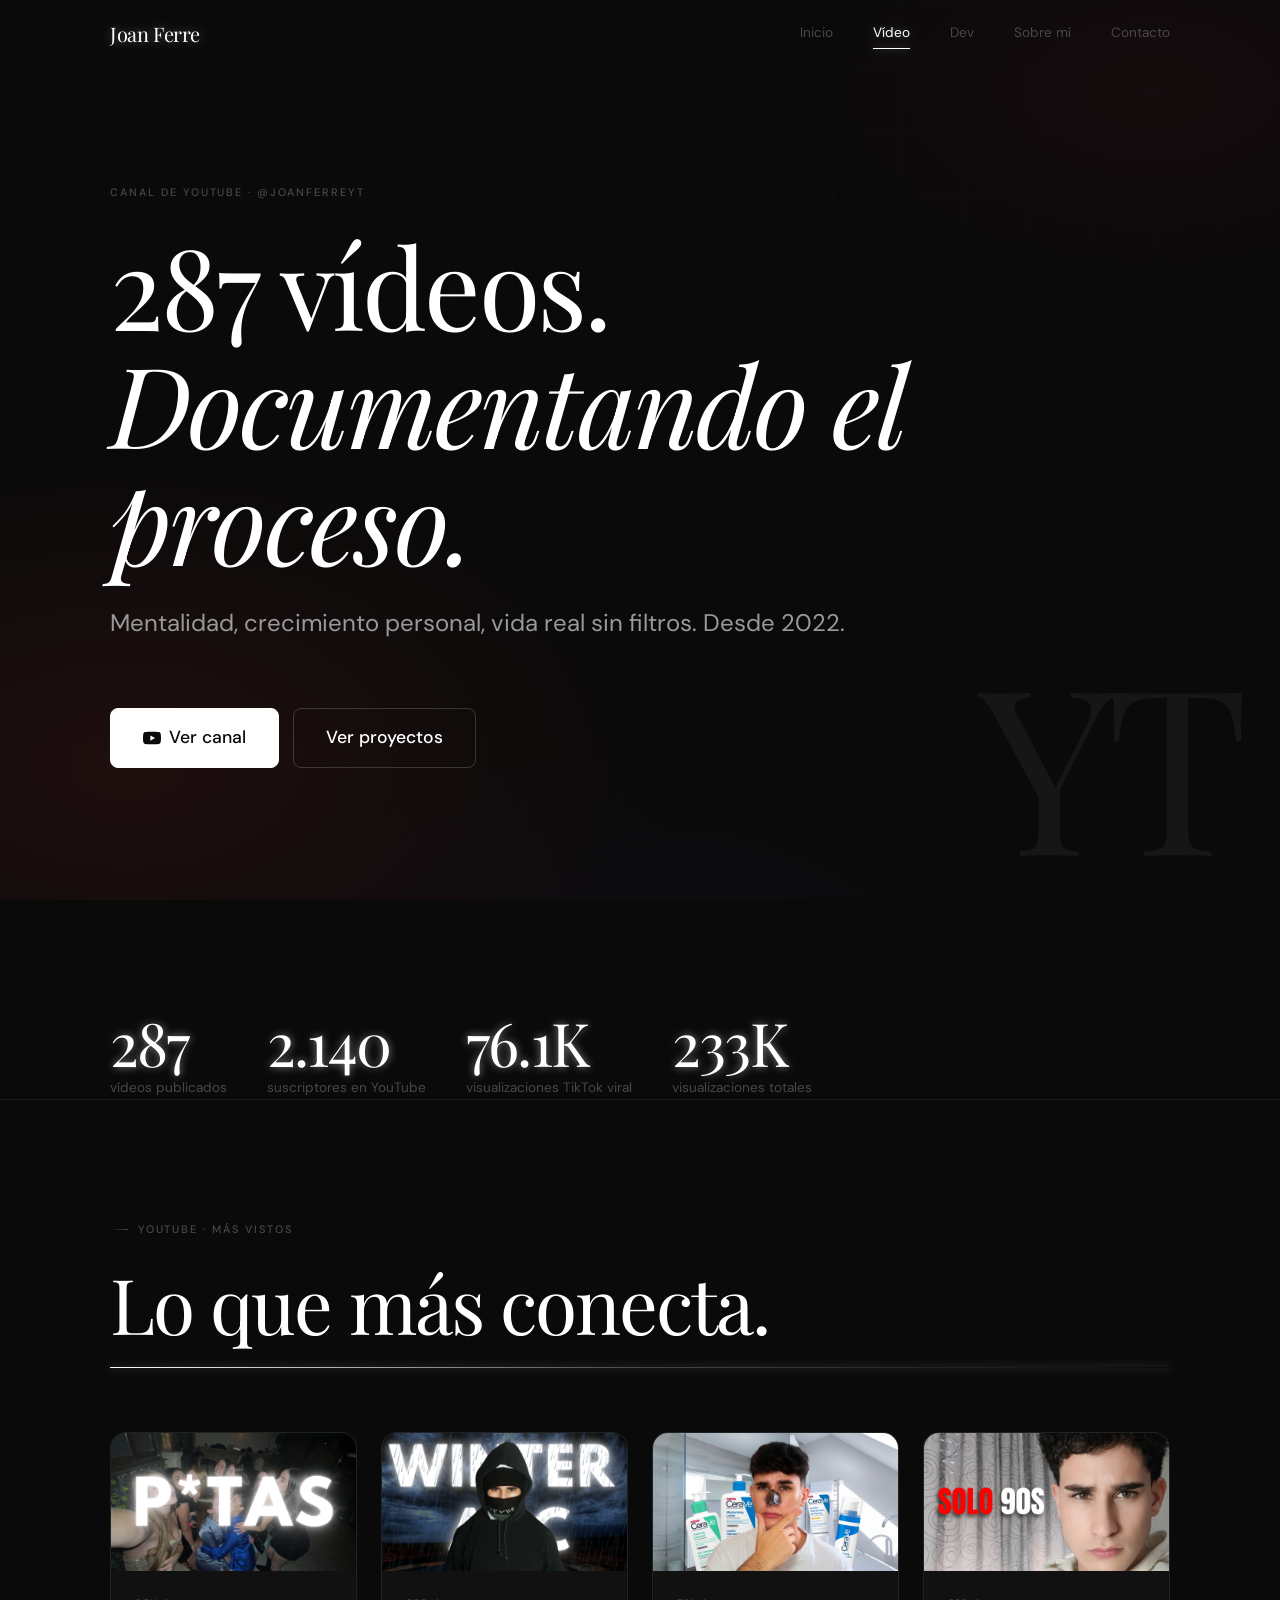
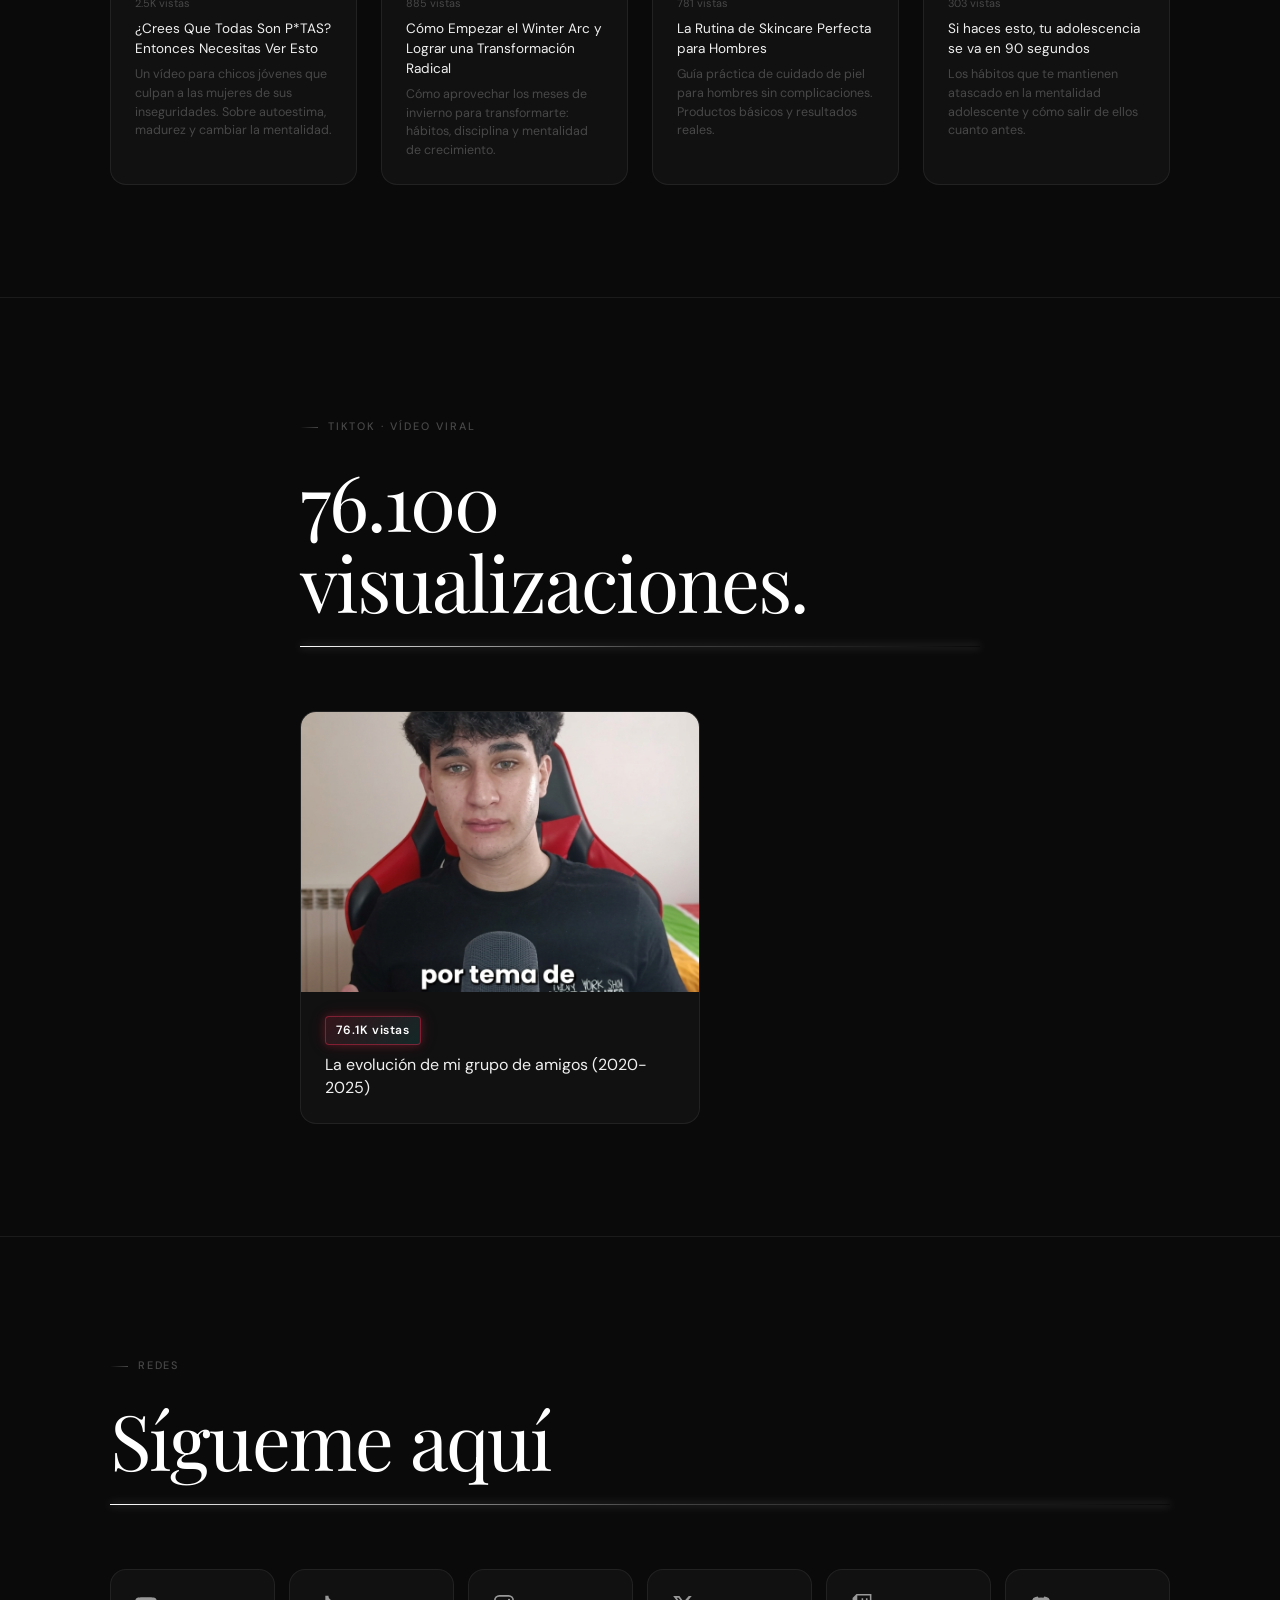
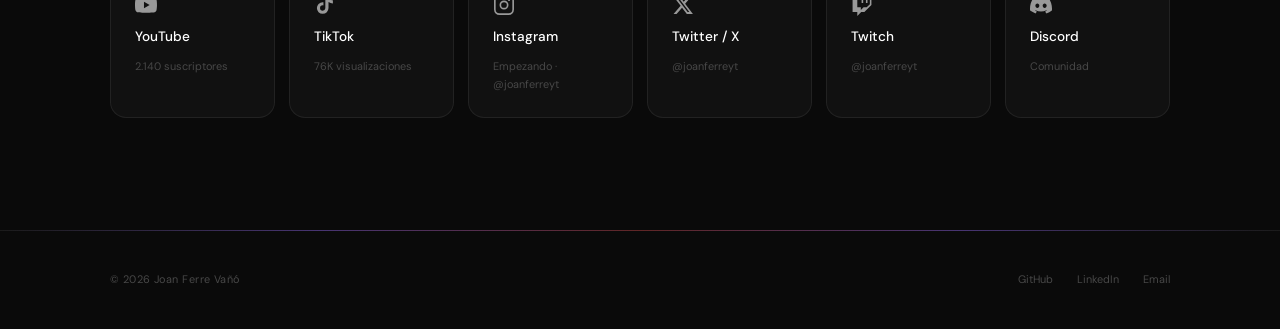
<file: youtube.html>
<!DOCTYPE html>
<html lang="es">

<head>
  <meta charset="UTF-8" />
  <meta name="viewport" content="width=device-width, initial-scale=1.0" />
  <title>Canal de YouTube — Joan Ferre Vañó</title>
  <meta name="description"
    content="Canal de YouTube @joanferreyt. 287 vídeos, 2.140 suscriptores. Mentalidad, crecimiento personal, vida real sin filtros." />
  <link rel="preconnect" href="https://fonts.googleapis.com" />
  <link rel="preconnect" href="https://fonts.gstatic.com" crossorigin />
  <link
    href="https://fonts.googleapis.com/css2?family=Playfair+Display:ital,wght@0,400;0,500;1,400&family=DM+Sans:wght@300;400;500&display=swap"
    rel="stylesheet" />
  <link rel="stylesheet" href="css/style.css" />
  <link rel="stylesheet" href="css/animations.css" />
  <link rel="stylesheet" href="css/components.css" />
  <link rel="stylesheet" href="css/pages.css" />
  <link rel="icon" type="image/x-icon" href="images/favicon/favicon.ico">
  <link rel="icon" type="image/png" sizes="32x32" href="images/favicon/favicon-32x32.png">
  <link rel="icon" type="image/png" sizes="16x16" href="images/favicon/favicon-16x16.png">
  <link rel="apple-touch-icon" href="images/favicon/apple-touch-icon.png">
</head>

<body class="page-enter">

  <header class="navbar" id="navbar">
    <div class="navbar__inner">
      <a href="index.html" class="navbar__logo">Joan Ferre</a>
      <nav class="navbar__nav">
        <a href="index.html" class="navbar__link">Inicio</a>
        <a href="video.html" class="navbar__link is-active">Vídeo</a>
        <a href="dev.html" class="navbar__link">Dev</a>
        <a href="about.html" class="navbar__link">Sobre mí</a>
        <a href="contact.html" class="navbar__link">Contacto</a>
      </nav>
      <button class="navbar__burger" id="nav-burger" aria-label="Abrir menú">
        <span></span><span></span><span></span>
      </button>
    </div>
  </header>
  <div class="nav-mobile" id="nav-mobile">
    <a href="index.html">Inicio</a>
    <a href="video.html" class="is-active">Vídeo</a>
    <a href="dev.html">Dev</a>
    <a href="about.html">Sobre mí</a>
    <a href="contact.html">Contacto</a>
  </div>

  <main>
    <!-- ── HERO ────────────────────────────────────────────── -->
    <section class="hero hero--left hero--video">
      <div class="container">
        <div class="hero__inner">
          <span class="hero__eyebrow hero-reveal">Canal de YouTube · @joanferreyt</span>
          <h1 class="hero__title hero-reveal glow-pulse">
            287 vídeos.<br /><em>Documentando el proceso.</em>
          </h1>
          <p class="hero__sub hero-reveal">
            Mentalidad, crecimiento personal, vida real sin filtros. Desde 2022.
          </p>
          <div class="hero__ctas hero-reveal">
            <a href="https://www.youtube.com/@joanferreyt" class="btn btn--white btn--lg" target="_blank"
              rel="noopener">
              <svg width="18" height="18" viewBox="0 0 24 24" fill="currentColor" aria-hidden="true">
                <path
                  d="M23.5 6.2a3 3 0 0 0-2.1-2.1C19.5 3.6 12 3.6 12 3.6s-7.5 0-9.4.5a3 3 0 0 0-2.1 2.1C0 8.1 0 12 0 12s0 3.9.5 5.8a3 3 0 0 0 2.1 2.1c1.9.5 9.4.5 9.4.5s7.5 0 9.4-.5a3 3 0 0 0 2.1-2.1C24 15.9 24 12 24 12s0-3.9-.5-5.8zM9.8 15.5V8.5l6.2 3.5-6.2 3.5z" />
              </svg>
              Ver canal
            </a>
            <a href="video.html" class="btn btn--outline btn--lg">Ver proyectos</a>
          </div>
        </div>
      </div>
      <span class="hero__bg-text" aria-hidden="true">YT</span>
    </section>

    <!-- ── STATS ─────────────────────────────────────────────── -->
    <section class="section" style="padding-bottom: 0;">
      <div class="container">

        <div class="stats-row stagger">
          <div class="stat-item">
            <span class="stat-item__num">287</span>
            <span class="stat-item__label" style="font-size:0.85rem">vídeos publicados</span>
          </div>
          <div class="stat-item">
            <span class="stat-item__num">2.140</span>
            <span class="stat-item__label" style="font-size:0.85rem">suscriptores en YouTube</span>
          </div>
          <div class="stat-item">
            <span class="stat-item__num">76.1K</span>
            <span class="stat-item__label" style="font-size:0.85rem">visualizaciones TikTok viral</span>
          </div>
          <div class="stat-item">
            <span class="stat-item__num">233K</span>
            <span class="stat-item__label" style="font-size:0.85rem">visualizaciones totales</span>
          </div>
        </div>

      </div>
    </section>

    <!-- ── VÍDEOS DESTACADOS YouTube ───────────────────────── -->
    <section class="section">
      <div class="container">
        <div class="section__head reveal">
          <span class="label">YouTube · Más vistos</span>
          <h2>Lo que más conecta.</h2>
        </div>
        <div class="video-grid stagger">

          <a href="https://youtu.be/-hnE5s6gKVc?si=VDKFmPZidLWDhkkY" class="video-card" target="_blank" rel="noopener">
            <div class="video-card__thumb thumb--1">
              <img src="images/thumbnails/yt-1.png" alt="¿Crees Que Todas Son P*TAS? Entonces Necesitas Ver Esto"
                loading="lazy" onerror="this.style.display='none'" />
            </div>
            <div class="video-card__body">
              <span class="video-card__views">2.5K vistas</span>
              <p class="video-card__title">¿Crees Que Todas Son P*TAS? Entonces Necesitas Ver Esto</p>
              <p class="video-card__desc">Un vídeo para chicos jóvenes que culpan a las mujeres de sus inseguridades.
                Sobre autoestima, madurez y cambiar la mentalidad.</p>
            </div>
          </a>

          <a href="https://youtu.be/hlk-vjKJv2A?si=IoI0WHxafDkRtKIs" class="video-card" target="_blank" rel="noopener">
            <div class="video-card__thumb thumb--2">
              <img src="images/thumbnails/yt-2.png" alt="Cómo Empezar el Winter Arc" loading="lazy"
                onerror="this.style.display='none'" />
            </div>
            <div class="video-card__body">
              <span class="video-card__views">885 vistas</span>
              <p class="video-card__title">Cómo Empezar el Winter Arc y Lograr una Transformación Radical</p>
              <p class="video-card__desc">Cómo aprovechar los meses de invierno para transformarte: hábitos, disciplina
                y mentalidad de crecimiento.</p>
            </div>
          </a>

          <a href="https://youtu.be/q6UhOkNtAzQ?si=eRuaDjG6uNScFZz9" class="video-card" target="_blank" rel="noopener">
            <div class="video-card__thumb thumb--3">
              <img src="images/thumbnails/yt-3.png" alt="La Rutina de Skincare Perfecta para Hombres" loading="lazy"
                onerror="this.style.display='none'" />
            </div>
            <div class="video-card__body">
              <span class="video-card__views">781 vistas</span>
              <p class="video-card__title">La Rutina de Skincare Perfecta para Hombres</p>
              <p class="video-card__desc">Guía práctica de cuidado de piel para hombres sin complicaciones. Productos
                básicos y resultados reales.</p>
            </div>
          </a>

          <a href="https://youtu.be/91ZBy8ZPSG0?si=PoC4bMjxg1WDV-IV" class="video-card" target="_blank" rel="noopener">
            <div class="video-card__thumb thumb--4">
              <img src="images/thumbnails/yt-4.png" alt="Si haces esto, tu adolescencia se va en 90 segundos"
                loading="lazy" onerror="this.style.display='none'" />
            </div>
            <div class="video-card__body">
              <span class="video-card__views">303 vistas</span>
              <p class="video-card__title">Si haces esto, tu adolescencia se va en 90 segundos</p>
              <p class="video-card__desc">Los hábitos que te mantienen atascado en la mentalidad adolescente y cómo
                salir de ellos cuanto antes.</p>
            </div>
          </a>

        </div>
      </div>
    </section>

    <!-- ── TIKTOK VIRAL ──────────────────────────────────────── -->
    <section class="section">
      <div class="container container--sm">
        <div class="section__head reveal">
          <span class="label">TikTok · Vídeo viral</span>
          <h2>76.100 visualizaciones.</h2>
        </div>
        <a href="https://www.tiktok.com/@joanferree/video/7514642865578855702?is_from_webapp=1&sender_device=pc&web_id=7643509804212028950"
          class="video-card reveal" target="_blank" rel="noopener" style="display:block;max-width:400px">
          <div class="video-card__thumb thumb--4" style="aspect-ratio:9/16;max-height:280px">
            <img src="images/thumbnails/tiktok-viral.png" alt="La evolución de mi grupo de amigos (2020-2025)"
              loading="lazy" onerror="this.style.display='none'" />
          </div>
          <div class="video-card__body">
            <span class="badge badge--viral" style="margin-bottom:0.5rem">76.1K vistas</span>
            <p class="video-card__title" style="font-size:1rem">La evolución de mi grupo de amigos (2020-2025)</p>
          </div>
        </a>
      </div>
    </section>

    <!-- ── REDES SOCIALES ────────────────────────────────────── -->
    <section class="section">
      <div class="container">
        <div class="section__head reveal">
          <span class="label">Redes</span>
          <h2>Sígueme aquí</h2>
        </div>
        <div class="social-grid stagger">
          <a href="https://www.youtube.com/@joanferreyt" class="social-card social-card--yt" target="_blank" rel="noopener">
            <div class="social-card__icon"><svg viewBox="0 0 24 24" fill="currentColor">
                <path
                  d="M23.5 6.2a3 3 0 0 0-2.1-2.1C19.5 3.6 12 3.6 12 3.6s-7.5 0-9.4.5a3 3 0 0 0-2.1 2.1C0 8.1 0 12 0 12s0 3.9.5 5.8a3 3 0 0 0 2.1 2.1c1.9.5 9.4.5 9.4.5s7.5 0 9.4-.5a3 3 0 0 0 2.1-2.1C24 15.9 24 12 24 12s0-3.9-.5-5.8zM9.8 15.5V8.5l6.2 3.5-6.2 3.5z" />
              </svg></div>
            <span class="social-card__name">YouTube</span>
            <span class="social-card__sub">2.140 suscriptores</span>
          </a>
          <a href="https://www.tiktok.com/@joanferree" class="social-card social-card--tt" target="_blank" rel="noopener">
            <div class="social-card__icon"><svg viewBox="0 0 24 24" fill="currentColor">
                <path
                  d="M19.59 6.69a4.83 4.83 0 0 1-3.77-4.25V2h-3.45v13.67a2.89 2.89 0 0 1-2.88 2.5 2.89 2.89 0 0 1-2.89-2.89 2.89 2.89 0 0 1 2.89-2.89c.28 0 .54.04.79.1V9.01a6.27 6.27 0 0 0-.79-.05 6.34 6.34 0 0 0-6.34 6.34 6.34 6.34 0 0 0 6.34 6.34 6.34 6.34 0 0 0 6.33-6.34V8.69a8.18 8.18 0 0 0 4.79 1.54V6.78a4.85 4.85 0 0 1-1.02-.09z" />
              </svg></div>
            <span class="social-card__name">TikTok</span>
            <span class="social-card__sub">76K visualizaciones</span>
          </a>
          <a href="https://www.instagram.com/joanferreyt/" class="social-card social-card--ig" target="_blank" rel="noopener">
            <div class="social-card__icon"><svg viewBox="0 0 24 24" fill="none" stroke="currentColor" stroke-width="1.8"
                stroke-linecap="round" stroke-linejoin="round">
                <rect x="2" y="2" width="20" height="20" rx="5" ry="5" />
                <circle cx="12" cy="12" r="4" />
                <circle cx="17.5" cy="6.5" r="1.2" fill="currentColor" stroke="none" />
              </svg></div>
            <span class="social-card__name">Instagram</span>
            <span class="social-card__sub">Empezando · @joanferreyt</span>
          </a>
          <a href="https://x.com/joanferreyt" class="social-card social-card--tw" target="_blank" rel="noopener">
            <div class="social-card__icon"><svg viewBox="0 0 24 24" fill="currentColor">
                <path
                  d="M18.244 2.25h3.308l-7.227 8.26 8.502 11.24H16.17l-5.214-6.817L4.99 21.75H1.68l7.73-8.835L1.254 2.25H8.08l4.713 6.231zm-1.161 17.52h1.833L7.084 4.126H5.117z" />
              </svg></div>
            <span class="social-card__name">Twitter / X</span>
            <span class="social-card__sub">@joanferreyt</span>
          </a>
          <a href="https://www.twitch.tv/joanferreyt" class="social-card social-card--twitch" target="_blank" rel="noopener">
            <div class="social-card__icon"><svg viewBox="0 0 24 24" fill="currentColor">
                <path
                  d="M11.571 4.714h1.715v5.143H11.57zm4.715 0H18v5.143h-1.714zM6 0L1.714 4.286v15.428h5.143V24l4.286-4.286h3.428L22.286 12V0zm14.571 11.143l-3.428 3.428h-3.429l-3 3v-3H6.857V1.714h13.714z" />
              </svg></div>
            <span class="social-card__name">Twitch</span>
            <span class="social-card__sub">@joanferreyt</span>
          </a>
          <a href="https://discord.gg/MRZ3a45Maf" class="social-card social-card--dc" target="_blank" rel="noopener">
            <div class="social-card__icon"><svg viewBox="0 0 24 24" fill="currentColor">
                <path
                  d="M20.317 4.37a19.791 19.791 0 0 0-4.885-1.515.074.074 0 0 0-.079.037c-.21.375-.444.864-.608 1.25a18.27 18.27 0 0 0-5.487 0 12.64 12.64 0 0 0-.617-1.25.077.077 0 0 0-.079-.037A19.736 19.736 0 0 0 3.677 4.37a.07.07 0 0 0-.032.027C.533 9.046-.32 13.58.099 18.057a.082.082 0 0 0 .031.057 19.9 19.9 0 0 0 5.993 3.03.078.078 0 0 0 .084-.028c.462-.63.874-1.295 1.226-1.994a.076.076 0 0 0-.041-.106 13.107 13.107 0 0 1-1.872-.892.077.077 0 0 1-.008-.128c.126-.094.252-.192.372-.292a.074.074 0 0 1 .077-.01c3.928 1.793 8.18 1.793 12.062 0a.074.074 0 0 1 .078.01c.12.1.246.198.373.292a.077.077 0 0 1-.006.127c-.598.35-1.22.645-1.873.892a.077.077 0 0 0-.041.107c.36.698.772 1.362 1.225 1.993a.076.076 0 0 0 .084.028 19.839 19.839 0 0 0 6.002-3.03.077.077 0 0 0 .032-.054c.5-5.177-.838-9.674-3.549-13.66a.061.061 0 0 0-.031-.03zM8.02 15.33c-1.183 0-2.157-1.085-2.157-2.419 0-1.333.956-2.419 2.157-2.419 1.21 0 2.176 1.096 2.157 2.42 0 1.333-.956 2.418-2.157 2.418zm7.975 0c-1.183 0-2.157-1.085-2.157-2.419 0-1.333.955-2.419 2.157-2.419 1.21 0 2.176 1.096 2.157 2.42 0 1.333-.946 2.418-2.157 2.418z" />
              </svg></div>
            <span class="social-card__name">Discord</span>
            <span class="social-card__sub">Comunidad</span>
          </a>
        </div>
      </div>
    </section>
  </main>

  <footer class="footer">
    <div class="container">
      <div class="footer__inner">
        <span class="footer__copy">© <span class="footer__year">2026</span> Joan Ferre Vañó</span>
        <nav class="footer__links">
          <a href="https://github.com/joanferrevano" target="_blank" rel="noopener">GitHub</a>
          <a href="https://www.linkedin.com/in/joan-ferre-va%C3%B1%C3%B3/" target="_blank" rel="noopener">LinkedIn</a>
          <a href="mailto:joanferrecontact@gmail.com">Email</a>
        </nav>
      </div>
    </div>
  </footer>

  <script src="js/nav.js"></script>
  <script src="js/main.js"></script>
</body>

</html>
</file>
<file: css/style.css>
/* ══════════════════════════════════════════════════════════════
   style.css — Variables, reset, tipografía, layout base
   Portfolio de Joan Ferre Vañó
   ══════════════════════════════════════════════════════════════ */

/* ── Variables globales ─────────────────────────────────────── */
:root {
  /* Colores base */
  --bg:      #0a0a0a;
  --bg-2:    #111111;
  --bg-3:    #1a1a1a;
  --bg-4:    #222222;
  --border:  rgba(255,255,255,0.07);
  --border-h:rgba(255,255,255,0.18);
  --white:   #ffffff;
  --text:    #f0f0f0;
  --text-2:  #999999;
  --text-3:  #484848;

  /* Glow / neon */
  --glow-sm:  0 0 8px rgba(255,255,255,0.5);
  --glow-md:  0 0 6px #fff, 0 0 14px rgba(255,255,255,0.4);
  --glow-lg:  0 0 8px #fff, 0 0 20px rgba(255,255,255,0.5), 0 0 40px rgba(255,255,255,0.2);
  --glow-xl:  0 0 12px #fff, 0 0 30px rgba(255,255,255,0.6), 0 0 60px rgba(255,255,255,0.25);
  --glow-vr:  0 0 8px #9cf, 0 0 20px rgba(100,200,255,0.5), 0 0 40px rgba(100,200,255,0.25);
  --glow-green: 0 0 6px #7fff7f, 0 0 14px rgba(100,255,100,0.4);
  --glow-amber: 0 0 6px #ffbf40, 0 0 14px rgba(255,180,50,0.4);
  --glow-gold:  0 0 8px #d4af37, 0 0 20px rgba(212,175,55,0.5);
  --glow-purple: 0 0 8px #8b5cf6, 0 0 20px rgba(139,92,246,0.38), 0 0 40px rgba(139,92,246,0.15);
  --glow-red:    0 0 8px #ff4040, 0 0 20px rgba(255,64,64,0.32);
  --glow-tt:     0 0 8px #fe2c55, 0 0 20px rgba(254,44,85,0.32);

  /* Colores de plataforma */
  --c-yt:     #ff4040;
  --c-tt:     #fe2c55;
  --c-tt-2:   #25f4ee;
  --c-dev:    #8b5cf6;
  --c-dev-2:  #a78bfa;
  --c-twitch: #9147ff;
  --c-dc:     #5865f2;
  --c-ig:     #e1306c;
  --c-li:     #0a66c2;

  /* Glass token */
  --glass:        rgba(255,255,255,0.025);
  --glass-border: rgba(255,255,255,0.06);

  /* Shimmer gradient */
  --shimmer: linear-gradient(90deg, #888 0%, #fff 25%, #d4af37 50%, #fff 75%, #888 100%);

  /* Tipografía */
  --font-display: 'Playfair Display', serif;
  --font-body:    'DM Sans', sans-serif;

  /* Tamaños */
  --s-xs:  0.68rem;
  --s-sm:  0.85rem;
  --s-md:  1.1rem;
  --s-lg:  1.25rem;
  --s-xl:  1.5rem;
  --s-2xl: 2rem;
  --s-3xl: 2.75rem;
  --s-4xl: 3.75rem;
  --s-5xl: 5rem;
  --s-6xl: 7rem;

  /* Espaciado */
  --sp-xs:  0.4rem;
  --sp-sm:  0.85rem;
  --sp-md:  1.5rem;
  --sp-lg:  2.5rem;
  --sp-xl:  4rem;
  --sp-2xl: 7rem;

  /* Misc */
  --radius:    8px;
  --radius-lg: 16px;
  --ease:      cubic-bezier(0.16, 1, 0.3, 1);
  --dur:       0.6s;
  --dur-fast:  0.2s;
  --navbar-h:  68px;
}

/* ── Reset ──────────────────────────────────────────────────── */
*, *::before, *::after { box-sizing: border-box; margin: 0; padding: 0; }
html { scroll-behavior: smooth; overflow-x: hidden; font-size: 16px; }
body {
  background: var(--bg);
  color: var(--text);
  font-family: var(--font-body);
  font-size: 1rem;
  font-weight: 400;
  line-height: 1.65;
  -webkit-font-smoothing: antialiased;
  overflow-x: hidden;
}
img, svg { display: block; max-width: 100%; }
a { color: inherit; text-decoration: none; }
button { font-family: inherit; border: none; background: none; cursor: pointer; }
ul { list-style: none; }

/* ── Tipografía ─────────────────────────────────────────────── */
h1, h2, h3 {
  font-family: var(--font-display);
  font-weight: 400;
  line-height: 1.05;
  letter-spacing: -0.025em;
  color: var(--white);
}
h1 { font-size: clamp(var(--s-4xl), 9vw, var(--s-6xl)); }
h2 { font-size: clamp(var(--s-3xl), 6vw, var(--s-5xl)); }
h3 { font-size: clamp(var(--s-xl), 3vw, var(--s-2xl)); }
p  { color: var(--text-2); line-height: 1.7; }

/* ── Layout ─────────────────────────────────────────────────── */
.container    { width: 100%; max-width: 1140px; margin: 0 auto; padding: 0 var(--sp-lg); }
.container--sm { max-width: 760px; }
.container--xs { max-width: 600px; }

/* ── Utilidades ─────────────────────────────────────────────── */
.label {
  display: inline-flex; align-items: center; gap: 0.6rem;
  font-size: var(--s-xs); font-weight: 500;
  letter-spacing: 0.18em; text-transform: uppercase;
  color: var(--text-3); margin-bottom: var(--sp-md);
}
.label::before {
  content: '';
  display: block; width: 18px; height: 1px;
  background: linear-gradient(90deg, transparent, var(--text-3));
  flex-shrink: 0;
}
.section { padding: var(--sp-2xl) 0; }
.section + .section { border-top: 1px solid var(--border); }
.section__head { margin-bottom: var(--sp-xl); }
.section__head h2 { margin-bottom: var(--sp-md); }
.section__head p { max-width: 55ch; font-size: var(--s-lg); }

/* Línea decorativa bajo título de sección */
.section__head h2::after {
  content: ''; display: block; width: 0; height: 1px;
  /* Capa 1 (200% ancho): punto brillante centrado — viaja L→R
     Capa 2 (100% ancho): línea base siempre visible */
  background:
    linear-gradient(90deg,
      transparent 42%, rgba(255,255,255,0.5) 47%,
      white       50%,
      rgba(255,255,255,0.5) 53%, transparent 58%
    ) no-repeat,
    linear-gradient(90deg, white, rgba(255,255,255,0.25), transparent);
  background-size: 200% 100%, 100% 100%;
  background-position: 120% center, 0 center;
  box-shadow: var(--glow-sm);
  margin-top: var(--sp-md);
  transition: width 1.2s var(--ease);
}
.section__head.is-visible h2::after {
  width: 100%;
  animation:
    line-flash      1.6s var(--ease)              0.1s  forwards,
    line-glow-slide 4s   ease-in-out              1.8s  infinite;
}

/* ── Footer ─────────────────────────────────────────────────── */
.footer {
  padding: var(--sp-lg) 0;
  border-top: 1px solid var(--border);
  position: relative;
}
.footer::before {
  content: '';
  position: absolute; top: -1px; left: 0; right: 0;
  height: 1px;
  background: linear-gradient(90deg,
    transparent 0%,
    rgba(139,92,246,0.4) 25%,
    rgba(255,64,64,0.3) 50%,
    rgba(139,92,246,0.4) 75%,
    transparent 100%
  );
}
.footer__inner {
  display: flex; align-items: center;
  justify-content: space-between; flex-wrap: wrap; gap: var(--sp-md);
}
.footer__copy { font-size: var(--s-xs); color: var(--text-3); letter-spacing: 0.04em; }
.footer__links { display: flex; gap: var(--sp-md); }
.footer__links a { font-size: var(--s-xs); color: var(--text-3); transition: color var(--dur-fast), text-shadow var(--dur-fast); }
.footer__links a:hover { color: var(--white); text-shadow: var(--glow-sm); }

/* ── Responsive ─────────────────────────────────────────────── */
@media (max-width: 900px) {
  :root { --sp-2xl: 5rem; --sp-xl: 3rem; }
  .container { padding: 0 var(--sp-md); }
}
@media (max-width: 600px) {
  :root { --sp-2xl: 4rem; }
  .footer__inner { flex-direction: column; align-items: flex-start; }
}
</file>
<file: css/animations.css>
/* ══════════════════════════════════════════════════════════════
   animations.css — Keyframes, glow, shimmer, neon, ripple
   Portfolio de Joan Ferre Vañó
   ══════════════════════════════════════════════════════════════ */

/* ── @property para ángulo neon rotativo ────────────────────── */
@property --neon-angle {
  syntax: '<angle>'; initial-value: 0deg; inherits: false;
}

/* ── Keyframes ──────────────────────────────────────────────── */
@keyframes fadeUp {
  from { opacity: 0; transform: translateY(22px); }
  to   { opacity: 1; transform: translateY(0);    }
}
@keyframes pageIn {
  from { opacity: 0; transform: translateY(10px); }
  to   { opacity: 1; transform: translateY(0);    }
}

/* Glow pulsante — nombre hero */
@keyframes glow-pulse {
  0%,100% {
    text-shadow: 0 0 10px #fff, 0 0 20px rgba(255,255,255,0.6),
                 0 0 40px rgba(255,255,255,0.3);
  }
  50% {
    text-shadow: 0 0 20px #fff, 0 0 40px rgba(255,255,255,0.8),
                 0 0 80px rgba(255,255,255,0.5), 0 0 120px rgba(255,255,255,0.2);
  }
}

/* Shimmer plateado/dorado en taglines */
@keyframes shimmer {
  0%   { background-position: -200% center; }
  100% { background-position:  200% center; }
}

/* Flotación suave para elementos decorativos */
@keyframes float {
  0%, 100% { transform: translateY(0px); }
  50%       { transform: translateY(-10px); }
}

/* Entrada desde la izquierda */
@keyframes slideInLeft {
  from { opacity: 0; transform: translateX(-20px); }
  to   { opacity: 1; transform: translateX(0); }
}

/* Trazo neon rotativo (showreel, foto placeholder) */
@keyframes neon-rotate {
  to { --neon-angle: 360deg; }
}

/* Ripple expansivo en nodos del timeline */
@keyframes ripple-wave {
  0%   { transform: translate(-50%,-50%) scale(1); opacity: 0.8; }
  100% { transform: translate(-50%,-50%) scale(3.5); opacity: 0; }
}

/* Glow pulsante — badge "En desarrollo" (ámbar) */
@keyframes pulse-amber {
  0%,100% { box-shadow: 0 0 4px #ffbf40, 0 0 8px rgba(255,180,50,0.3); }
  50%     { box-shadow: 0 0 8px #ffbf40, 0 0 18px rgba(255,180,50,0.5); }
}

/* Glow pulsante — contador de proyectos */
@keyframes pulse-num {
  0%,100% { text-shadow: 0 0 12px #fff, 0 0 24px rgba(255,255,255,0.4); }
  50%     { text-shadow: 0 0 20px #fff, 0 0 40px rgba(255,255,255,0.7); }
}

/* Destello diagonal en tarjetas al entrar en viewport */
@keyframes card-sweep {
  0%   { left: -80%; opacity: 0; }
  30%  { opacity: 0.18; }
  100% { left: 130%; opacity: 0; }
}

/* Destello inicial (una vez al hacer scroll) */
@keyframes line-flash {
  0%   { background-position: 120% center, 0 center; }
  100% { background-position: -20% center, 0 center; }
}

/* Glow en movimiento continuo — recorre la línea de izq. a der.
   70% del ciclo = movimiento   |   30% = pausa antes de volver */
@keyframes line-glow-slide {
  0%   {
    background-position: 130% center, 0 center;
    box-shadow: 0 0 3px rgba(255,255,255,0.4);
  }
  35%  {
    /* punto brillante en el centro → glow máximo */
    box-shadow: 0 0 6px white, 0 0 16px rgba(255,255,255,0.55), 0 0 32px rgba(255,255,255,0.2);
  }
  70%  {
    background-position: -30% center, 0 center;
    box-shadow: 0 0 3px rgba(255,255,255,0.4);
  }
  100% {
    /* pausa en el extremo derecho antes del siguiente ciclo */
    background-position: -30% center, 0 center;
    box-shadow: 0 0 3px rgba(255,255,255,0.4);
  }
}

/* Crecimiento de la línea del timeline */
@keyframes line-grow {
  from { transform: scaleY(0); }
  to   { transform: scaleY(1); }
}

/* Activación del nodo del timeline */
@keyframes dot-activate {
  0%   { transform: scale(0.5); box-shadow: 0 0 0 0 rgba(255,255,255,0.7); }
  50%  { transform: scale(1.2); box-shadow: 0 0 0 8px rgba(255,255,255,0); }
  100% { transform: scale(1);   box-shadow: 0 0 6px #fff, 0 0 14px rgba(255,255,255,0.4); }
}

/* ── Clases de animación ────────────────────────────────────── */

/* Entrada de página */
.page-enter { animation: pageIn 0.55s var(--ease) both; }

/* Glow pulsante para el nombre del hero */
.glow-pulse {
  animation: glow-pulse 3s ease-in-out infinite;
}

/* Shimmer texto */
.shimmer-text {
  background: var(--shimmer);
  background-size: 200% auto;
  -webkit-background-clip: text;
  -webkit-text-fill-color: transparent;
  background-clip: text;
  animation: shimmer 5s linear infinite;
}

/* Trazo neon rotativo — borde animado que "da vueltas" */
.neon-trace {
  position: relative;
}
.neon-trace::before {
  content: '';
  position: absolute;
  inset: -1px;
  border-radius: inherit;
  padding: 1px;
  background: conic-gradient(
    from var(--neon-angle),
    transparent 0deg 320deg,
    rgba(255,255,255,0.9) 320deg 340deg,
    rgba(255,255,255,0.3) 340deg 360deg
  );
  -webkit-mask: linear-gradient(#000 0 0) content-box,
                linear-gradient(#000 0 0);
  mask: linear-gradient(#000 0 0) content-box,
        linear-gradient(#000 0 0);
  -webkit-mask-composite: destination-out;
  mask-composite: exclude;
  animation: neon-rotate 3s linear infinite;
  pointer-events: none;
}

/* ── Animación base unificada ───────────────────────────────────
   TODAS las entradas (hero, secciones, stagger) usan los mismos
   valores: translateY(22px), 0.7s, var(--ease). Consistencia total.
   ─────────────────────────────────────────────────────────────── */

/* Hero: delay escalonado, misma animación que el scroll reveal */
.hero-reveal {
  opacity: 0; transform: translateY(22px);
  animation: fadeUp 0.7s var(--ease) forwards;
}
.hero-reveal:nth-child(1) { animation-delay: 0.1s; }
.hero-reveal:nth-child(2) { animation-delay: 0.22s; }
.hero-reveal:nth-child(3) { animation-delay: 0.34s; }
.hero-reveal:nth-child(4) { animation-delay: 0.46s; }
.hero-reveal:nth-child(5) { animation-delay: 0.58s; }

/* Scroll reveal — idéntico al hero-reveal pero via transition */
.reveal {
  opacity: 0; transform: translateY(22px);
  transition: opacity 0.7s var(--ease), transform 0.7s var(--ease);
}
.reveal.is-visible { opacity: 1; transform: translateY(0); }
.reveal--delay { transition-delay: 0.12s; }

/* Stagger — mismo desplazamiento y duración */
.stagger > * {
  opacity: 0; transform: translateY(22px);
  transition: opacity 0.7s var(--ease), transform 0.7s var(--ease);
}
.stagger.is-visible > *:nth-child(1)  { opacity:1; transform:translateY(0); transition-delay:0s;    }
.stagger.is-visible > *:nth-child(2)  { opacity:1; transform:translateY(0); transition-delay:0.1s;  }
.stagger.is-visible > *:nth-child(3)  { opacity:1; transform:translateY(0); transition-delay:0.2s;  }
.stagger.is-visible > *:nth-child(4)  { opacity:1; transform:translateY(0); transition-delay:0.3s;  }
.stagger.is-visible > *:nth-child(5)  { opacity:1; transform:translateY(0); transition-delay:0.4s;  }
.stagger.is-visible > *:nth-child(6)  { opacity:1; transform:translateY(0); transition-delay:0.5s;  }
.stagger.is-visible > *:nth-child(7)  { opacity:1; transform:translateY(0); transition-delay:0.6s;  }
.stagger.is-visible > *:nth-child(8)  { opacity:1; transform:translateY(0); transition-delay:0.7s;  }
.stagger.is-visible > *:nth-child(9)  { opacity:1; transform:translateY(0); transition-delay:0.8s;  }
.stagger.is-visible > *:nth-child(10) { opacity:1; transform:translateY(0); transition-delay:0.9s;  }

/* Destello diagonal en tarjeta al entrar en viewport */
.card-has-sweep { position: relative; overflow: hidden; }
.card-has-sweep::after {
  content: '';
  position: absolute; top: 0; left: -80%;
  width: 50%; height: 100%;
  background: linear-gradient(105deg, transparent 20%, rgba(255,255,255,0.15) 50%, transparent 80%);
  transform: skewX(-15deg);
  pointer-events: none;
  opacity: 0;
}
.card-has-sweep.sweep-once::after {
  animation: card-sweep 0.7s ease forwards;
}

/* Clases de animación adicionales */
.float { animation: float 4.5s ease-in-out infinite; }
.float--slow { animation: float 6s ease-in-out infinite; }

/* Badge glow verde — "Uso diario" */
.badge--green {
  background: rgba(100,255,100,0.08);
  color: #9fff9f;
  border: 1px solid rgba(100,255,100,0.35);
  box-shadow: var(--glow-green);
}

/* Badge glow ámbar pulsante — "En desarrollo" */
.badge--amber {
  background: rgba(255,180,50,0.08);
  color: #ffd080;
  border: 1px solid rgba(255,180,50,0.35);
  animation: pulse-amber 2.5s ease-in-out infinite;
}

/* Accesibilidad: reducir movimiento */
@media (prefers-reduced-motion: reduce) {
  *, *::before, *::after { animation-duration: 0.01ms !important; transition-duration: 0.01ms !important; }
  .reveal, .stagger > *, .hero-reveal { opacity: 1 !important; transform: none !important; }
}
</file>
<file: css/components.css>
/* ══════════════════════════════════════════════════════════════
   components.css — Navbar, Hero, Botones, Cards, Footer
   Portfolio de Joan Ferre Vañó
   ══════════════════════════════════════════════════════════════ */

/* ── NAVBAR ─────────────────────────────────────────────────── */
.navbar {
  position: fixed; top: 0; left: 0; right: 0;
  height: var(--navbar-h); z-index: 1000;
  transition: background 0.4s, backdrop-filter 0.4s, border-color 0.4s;
  border-bottom: 1px solid transparent;
}
.navbar.is-scrolled {
  background: rgba(10,10,10,0.9);
  backdrop-filter: blur(20px); -webkit-backdrop-filter: blur(20px);
  border-bottom-color: var(--border);
}
.navbar__inner {
  max-width: 1140px; margin: 0 auto;
  padding: 0 var(--sp-lg); height: 100%;
  display: flex; align-items: center; justify-content: space-between;
}
/* Logo con glow estático suave */
.navbar__logo {
  font-family: var(--font-display); font-size: var(--s-lg);
  color: var(--white); letter-spacing: -0.02em; white-space: nowrap;
  text-shadow: 0 0 12px rgba(255,255,255,0.4);
  transition: text-shadow var(--dur-fast);
}
.navbar__logo:hover { text-shadow: var(--glow-md); }

.navbar__nav { display: flex; align-items: center; gap: var(--sp-lg); }
.navbar__link {
  font-size: var(--s-sm); color: var(--text-3);
  position: relative; transition: color var(--dur-fast);
}
/* Subrayado neon animado en hover y página activa */
.navbar__link::after {
  content: ''; position: absolute; bottom: -4px; left: 0;
  width: 0; height: 1px;
  background: var(--white);
  box-shadow: var(--glow-sm);
  transition: width 0.3s var(--ease);
}
.navbar__link:hover       { color: var(--white); }
.navbar__link:hover::after { width: 100%; }
.navbar__link.is-active   { color: var(--white); text-shadow: 0 0 8px rgba(255,255,255,0.3); }
.navbar__link.is-active::after { width: 100%; }

/* Hamburguesa */
.navbar__burger { display: none; flex-direction: column; gap: 5px; padding: 4px; cursor: pointer; }
.navbar__burger span {
  display: block; width: 20px; height: 1.5px;
  background: var(--text); border-radius: 2px;
  transition: transform 0.3s, opacity 0.3s;
}
.navbar__burger.is-open span:nth-child(1) { transform: translateY(6.5px) rotate(45deg); }
.navbar__burger.is-open span:nth-child(2) { opacity: 0; }
.navbar__burger.is-open span:nth-child(3) { transform: translateY(-6.5px) rotate(-45deg); }

/* Menú móvil overlay */
.nav-mobile {
  position: fixed; inset: 0; background: var(--bg-2); z-index: 999;
  display: flex; flex-direction: column;
  align-items: center; justify-content: center; gap: var(--sp-md);
  opacity: 0; visibility: hidden;
  transition: opacity 0.4s var(--ease), visibility 0.4s;
}
.nav-mobile.is-open { opacity: 1; visibility: visible; }
.nav-mobile a {
  font-family: var(--font-display); font-size: clamp(2rem, 7vw, 3.5rem);
  color: var(--text-3); transition: color var(--dur-fast), text-shadow var(--dur-fast);
}
.nav-mobile a:hover, .nav-mobile a.is-active { color: var(--white); text-shadow: var(--glow-md); }

/* ── BOTONES ─────────────────────────────────────────────────── */
.btn {
  display: inline-flex; align-items: center; gap: 0.5rem;
  padding: 0.7rem 1.5rem; font-size: var(--s-sm); font-weight: 500;
  border-radius: var(--radius); border: 1px solid transparent;
  transition: all 0.3s var(--ease); cursor: pointer; white-space: nowrap;
}
.btn:hover { transform: translateY(-2px); }

/* Blanco sólido */
.btn--white { background: var(--white); color: var(--bg); border-color: var(--white); }
.btn--white:hover { background: #e8e8e8; box-shadow: var(--glow-lg); }

/* Contorno neon que se enciende */
.btn--outline {
  background: transparent; color: var(--white); border-color: var(--border-h);
}
.btn--outline:hover {
  border-color: var(--white);
  box-shadow: var(--glow-md), inset 0 0 10px rgba(255,255,255,0.05);
}

/* Ghost */
.btn--ghost { background: transparent; color: var(--text-2); border-color: var(--border); }
.btn--ghost:hover { color: var(--white); border-color: var(--border-h); box-shadow: var(--glow-sm); }

/* Degradado — intersección de las dos disciplinas */
.btn--gradient {
  background: linear-gradient(135deg, rgba(139,92,246,0.14) 0%, rgba(255,64,64,0.09) 100%);
  border-color: rgba(139,92,246,0.32);
  color: var(--white);
}
.btn--gradient:hover {
  background: linear-gradient(135deg, rgba(139,92,246,0.25) 0%, rgba(255,64,64,0.16) 100%);
  border-color: rgba(139,92,246,0.56);
  box-shadow: 0 0 16px rgba(139,92,246,0.22), 0 0 32px rgba(139,92,246,0.1);
}

.btn--lg { padding: 0.9rem 2rem; font-size: var(--s-md); }

/* ── HERO genérico ───────────────────────────────────────────── */
.hero {
  min-height: 100svh;
  padding: calc(var(--navbar-h) + var(--sp-xl) + 2rem) var(--sp-lg) var(--sp-2xl);
  display: flex; align-items: center; justify-content: center;
  text-align: center; position: relative; overflow: hidden;
}

/* Gradient mesh — manchas de color detrás de todo */
.hero::before {
  content: '';
  position: absolute; inset: 0;
  background:
    radial-gradient(ellipse 70% 55% at 15% 80%, rgba(139,92,246,0.08) 0%, transparent 65%),
    radial-gradient(ellipse 50% 45% at 88% 12%, rgba(255,255,255,0.04) 0%, transparent 60%),
    radial-gradient(ellipse 55% 45% at 50% 115%, rgba(254,44,85,0.05) 0%, transparent 60%);
  pointer-events: none; z-index: 0;
}

/* Grid sutil que se desvanece en los bordes */
.hero::after {
  content: '';
  position: absolute; inset: 0;
  background-image:
    linear-gradient(rgba(255,255,255,0.016) 1px, transparent 1px),
    linear-gradient(90deg, rgba(255,255,255,0.016) 1px, transparent 1px);
  background-size: 64px 64px;
  pointer-events: none; z-index: 0;
  -webkit-mask-image: radial-gradient(ellipse 85% 70% at 50% 25%, black 10%, transparent 75%);
  mask-image: radial-gradient(ellipse 85% 70% at 50% 25%, black 10%, transparent 75%);
}

/* Override mesh por página */
.hero--video::before {
  background:
    radial-gradient(ellipse 65% 55% at 10% 85%, rgba(255,64,64,0.09) 0%, transparent 65%),
    radial-gradient(ellipse 50% 40% at 90% 10%, rgba(254,44,85,0.05) 0%, transparent 60%),
    radial-gradient(ellipse 55% 45% at 50% 110%, rgba(139,92,246,0.04) 0%, transparent 60%);
}
.hero--dev::before {
  background:
    radial-gradient(ellipse 70% 55% at 12% 80%, rgba(139,92,246,0.1) 0%, transparent 65%),
    radial-gradient(ellipse 50% 40% at 88% 12%, rgba(167,139,250,0.05) 0%, transparent 60%),
    radial-gradient(ellipse 50% 45% at 50% 115%, rgba(100,255,150,0.03) 0%, transparent 60%);
}
.hero--left { text-align: left; justify-content: flex-start; }
.hero__inner { position: relative; z-index: 1; }
.hero__eyebrow {
  font-size: var(--s-xs); font-weight: 500; letter-spacing: 0.18em;
  text-transform: uppercase; color: var(--text-3); margin-bottom: var(--sp-md);
  display: block;
}
.hero__title   { margin-bottom: var(--sp-md); }
.hero__sub {
  font-size: clamp(var(--s-lg), 2.5vw, var(--s-xl));
  color: var(--text-2); max-width: 55ch;
  margin: 0 auto var(--sp-xl);
}
.hero--left .hero__sub { margin-left: 0; }
.hero__ctas { display: flex; gap: var(--sp-sm); flex-wrap: wrap; justify-content: center; }
.hero--left .hero__ctas { justify-content: flex-start; }

/* Texto decorativo de fondo — esquina inferior derecha
   Tamaño calculado para que las 3 letras JFV quepan sin cortarse:
   a ~18vw cada letra ocupa ~12vw → 3 letras = ~36vw, caben en pantalla */
.hero__bg-text {
  position: absolute; font-family: var(--font-display);
  font-size: clamp(7rem, 18vw, 17rem);
  color: var(--white); opacity: 0.05; pointer-events: none;
  user-select: none; line-height: 1;
  bottom: var(--sp-md); right: var(--sp-lg);
  letter-spacing: -0.04em;
}

/* ── STAT ITEMS ──────────────────────────────────────────────── */
.stats-row { display: flex; flex-wrap: wrap; gap: var(--sp-lg); }
.stat-item__num {
  font-family: var(--font-display);
  font-size: clamp(var(--s-2xl), 5vw, var(--s-4xl));
  color: var(--white); line-height: 1; letter-spacing: -0.03em;
  display: block; text-shadow: var(--glow-sm);
  transition: text-shadow 0.3s;
}
.stat-item__num:hover { text-shadow: var(--glow-lg); }
.stat-item__label { font-size: var(--s-xs); color: var(--text-3); margin-top: 0.3rem; display: block; }

/* ── TARJETA BASE ────────────────────────────────────────────── */
.card {
  background: var(--bg-2); border: 1px solid var(--border);
  border-radius: var(--radius-lg); overflow: hidden;
  transition: border-color 0.3s, box-shadow 0.3s, transform 0.35s var(--ease);
}
.card:hover { border-color: var(--border-h); box-shadow: var(--glow-sm); }

/* Badge base */
.badge {
  display: inline-block; padding: 0.2rem 0.65rem;
  font-size: var(--s-xs); font-weight: 500;
  border-radius: 4px; letter-spacing: 0.05em;
}
.badge--white { background: var(--white); color: var(--bg); }
.badge--dim   { background: var(--bg-4); color: var(--text-2); border: 1px solid var(--border); }

/* ── SOCIAL CARDS ────────────────────────────────────────────── */
.social-grid {
  display: grid;
  grid-template-columns: repeat(auto-fill, minmax(160px, 1fr));
  gap: var(--sp-sm);
}
.social-card {
  background: var(--bg-2); border: 1px solid var(--border);
  border-radius: var(--radius-lg); padding: var(--sp-md);
  display: flex; flex-direction: column; gap: 0.6rem;
  transition: border-color 0.25s, transform 0.3s var(--ease), box-shadow 0.25s;
}
.social-card:hover {
  border-color: rgba(255,255,255,0.25); background: var(--bg-3);
  transform: translateY(-3px); box-shadow: var(--glow-sm);
}
.social-card__icon { color: var(--text-2); transition: color 0.2s, filter 0.2s; }
.social-card__icon svg { width: 22px; height: 22px; }
.social-card:hover .social-card__icon { color: var(--white); filter: drop-shadow(0 0 4px rgba(255,255,255,0.5)); }
.social-card__name { font-size: var(--s-sm); font-weight: 500; color: var(--white); }
.social-card__sub  { font-size: var(--s-xs); color: var(--text-3); }

/* Colores de plataforma al hover */
.social-card--yt:hover {
  border-color: rgba(255,64,64,0.45);
  box-shadow: 0 0 18px rgba(255,64,64,0.1), 0 0 1px rgba(255,64,64,0.4);
}
.social-card--yt:hover .social-card__icon {
  color: var(--c-yt); filter: drop-shadow(0 0 5px rgba(255,64,64,0.6));
}
.social-card--tt:hover {
  border-color: rgba(254,44,85,0.45);
  box-shadow: 0 0 18px rgba(254,44,85,0.1), 0 0 1px rgba(254,44,85,0.4);
}
.social-card--tt:hover .social-card__icon {
  color: var(--c-tt); filter: drop-shadow(0 0 5px rgba(254,44,85,0.6));
}
.social-card--ig:hover {
  border-color: rgba(225,48,108,0.45);
  box-shadow: 0 0 18px rgba(225,48,108,0.1), 0 0 1px rgba(225,48,108,0.4);
}
.social-card--ig:hover .social-card__icon {
  color: var(--c-ig); filter: drop-shadow(0 0 5px rgba(225,48,108,0.5));
}
.social-card--tw:hover { border-color: rgba(255,255,255,0.28); }
.social-card--twitch:hover {
  border-color: rgba(145,71,255,0.5);
  box-shadow: 0 0 18px rgba(145,71,255,0.12), 0 0 1px rgba(145,71,255,0.45);
}
.social-card--twitch:hover .social-card__icon {
  color: var(--c-twitch); filter: drop-shadow(0 0 5px rgba(145,71,255,0.6));
}
.social-card--dc:hover {
  border-color: rgba(88,101,242,0.5);
  box-shadow: 0 0 18px rgba(88,101,242,0.12), 0 0 1px rgba(88,101,242,0.45);
}
.social-card--dc:hover .social-card__icon {
  color: var(--c-dc); filter: drop-shadow(0 0 5px rgba(88,101,242,0.6));
}
.social-card--li:hover {
  border-color: rgba(10,102,194,0.5);
  box-shadow: 0 0 18px rgba(10,102,194,0.12), 0 0 1px rgba(10,102,194,0.45);
}
.social-card--li:hover .social-card__icon {
  color: var(--c-li); filter: drop-shadow(0 0 5px rgba(10,102,194,0.6));
}
.social-card--gh:hover { border-color: rgba(255,255,255,0.3); }

/* Cursor: se usa el del sistema (normal) */

/* ── Responsive ─────────────────────────────────────────────── */
@media (max-width: 900px) {
  .navbar__nav { display: none; }
  .navbar__burger { display: flex; }
}
@media (max-width: 600px) {
  .hero { padding-top: calc(var(--navbar-h) + var(--sp-xl)); }
  .hero__ctas { flex-direction: column; align-items: flex-start; }
  .hero.hero--center .hero__ctas { align-items: center; }
  .stats-row { gap: var(--sp-md); }
}

/* ── Descripcion de videos ─────────────────────────────────────────────── */
.video-card__desc {
  font-size: 0.78rem;
  color: var(--text-3);
  margin-top: 0.4rem;
  line-height: 1.5;
}
</file>
<file: css/pages.css>
/* ══════════════════════════════════════════════════════════════
   pages.css — Estilos específicos de cada página
   Portfolio de Joan Ferre Vañó
   ══════════════════════════════════════════════════════════════ */

/* ═══════ INDEX ════════════════════════════════════════════ */
.index-blocks { display: grid; grid-template-columns: 1fr 1fr; gap: var(--sp-sm); margin-bottom: var(--sp-2xl); }
.index-block {
  position: relative; border: 1px solid var(--border);
  border-radius: var(--radius-lg); padding: var(--sp-xl) var(--sp-lg);
  min-height: 320px; display: flex; flex-direction: column; justify-content: flex-end;
  background: var(--bg-2); overflow: hidden;
  transition: border-color 0.4s, box-shadow 0.4s, transform 0.4s var(--ease);
}
/* Tinte de color por bloque */
.index-block::before {
  content: '';
  position: absolute; inset: 0;
  border-radius: inherit; opacity: 0;
  pointer-events: none;
  transition: opacity 0.5s;
}
.index-block:nth-child(1)::before {
  background: radial-gradient(ellipse 70% 60% at 10% 95%, rgba(255,64,64,0.08) 0%, transparent 70%);
}
.index-block:nth-child(2)::before {
  background: radial-gradient(ellipse 70% 60% at 90% 95%, rgba(139,92,246,0.1) 0%, transparent 70%);
}
.index-block:hover::before { opacity: 1; }

/* Efecto neon que se enciende al hover */
.index-block:hover {
  border-color: rgba(255,255,255,0.45);
  box-shadow: 0 0 20px rgba(255,255,255,0.06), inset 0 0 30px rgba(255,255,255,0.02);
  transform: translateY(-5px);
}
/* Línea de color en la parte superior al hover */
.index-block::after {
  content: '';
  position: absolute; top: 0; left: 0; right: 0; height: 1px;
  border-radius: var(--radius-lg) var(--radius-lg) 0 0;
  opacity: 0; transition: opacity 0.4s;
}
.index-block:nth-child(1)::after {
  background: linear-gradient(90deg, transparent, rgba(255,64,64,0.7), rgba(255,150,100,0.4), transparent);
}
.index-block:nth-child(2)::after {
  background: linear-gradient(90deg, transparent, rgba(139,92,246,0.7), rgba(167,139,250,0.5), transparent);
}
.index-block:hover::after { opacity: 1; }
.index-block__num {
  position: absolute; top: -0.1em; left: var(--sp-md);
  font-family: var(--font-display); font-size: clamp(8rem, 18vw, 14rem);
  color: var(--white); opacity: 0.03; line-height: 1;
  pointer-events: none; user-select: none;
}
.index-block__label { font-size: var(--s-xs); font-weight: 500; letter-spacing: 0.15em; text-transform: uppercase; color: var(--text-3); margin-bottom: var(--sp-sm); }
.index-block__title { font-family: var(--font-display); font-size: clamp(var(--s-2xl), 3.5vw, var(--s-3xl)); color: var(--white); line-height: 1.1; margin-bottom: var(--sp-md); }
.index-block__arrow { display: inline-flex; align-items: center; gap: 0.5rem; font-size: var(--s-sm); color: var(--text-3); transition: color 0.2s, gap 0.3s var(--ease); }
.index-block:hover .index-block__arrow { color: var(--white); gap: 0.9rem; }

.index-stats {
  display: grid; grid-template-columns: repeat(4, 1fr);
  padding: var(--sp-lg); background: var(--bg-2);
  border: 1px solid var(--border); border-radius: var(--radius-lg); margin-bottom: var(--sp-2xl);
  position: relative; overflow: hidden;
}
/* Separadores verticales entre stats */
.index-stat {
  text-align: center; padding: 0 var(--sp-sm);
  position: relative;
}
.index-stat + .index-stat::before {
  content: '';
  position: absolute; left: 0; top: 10%; bottom: 10%;
  width: 1px;
  background: linear-gradient(to bottom, transparent, var(--border), transparent);
}
.index-stat__num {
  font-family: var(--font-display); font-size: clamp(var(--s-xl), 3vw, var(--s-3xl));
  color: var(--white); line-height: 1; display: block; margin-bottom: 0.3rem;
  text-shadow: var(--glow-sm); transition: text-shadow 0.3s;
}
.index-stat__num:hover { text-shadow: var(--glow-lg); }
.index-stat__label { font-size: var(--s-xs); color: var(--text-3); }

/* ═══════ VIDEO ════════════════════════════════════════════ */
.showreel-placeholder {
  width: 100%; aspect-ratio: 16/9;
  background: var(--bg-2); border: 1px solid var(--border);
  border-radius: var(--radius-lg);
  display: flex; flex-direction: column; align-items: center; justify-content: center;
  gap: var(--sp-md); text-align: center; position: relative; overflow: hidden;
}
.showreel-placeholder__title { font-family: var(--font-display); font-size: clamp(var(--s-xl), 4vw, var(--s-3xl)); color: var(--text-2); }
.showreel-placeholder__sub   { font-size: var(--s-sm); color: var(--text-3); }

.video-grid { display: grid; grid-template-columns: repeat(auto-fill, minmax(240px, 1fr)); gap: var(--sp-md); }
.video-card {
  border-radius: var(--radius-lg); overflow: hidden;
  background: var(--bg-2); border: 1px solid var(--border);
  transition: border-color 0.3s, transform 0.35s var(--ease), box-shadow 0.3s;
}
.video-card:hover {
  border-color: rgba(255,255,255,0.2);
  transform: translateY(-5px);
  box-shadow: 0 0 1px rgba(255,255,255,0.1), 0 4px 30px rgba(0,0,0,0.5);
}
/* Glow en borde superior al hover */
.video-card:hover .video-card__thumb { box-shadow: inset 0 3px 0 rgba(255,255,255,0.3); }
.video-card__thumb { width: 100%; aspect-ratio: 16/9; background: var(--bg-3); transition: box-shadow 0.3s; }
.video-card__body  { padding: var(--sp-md); }
.video-card__views { font-size: var(--s-xs); color: var(--text-3); margin-bottom: 0.4rem; display: block; }
.video-card__title { font-size: var(--s-sm); color: var(--text); line-height: 1.45; }

/* Badge views con glow TikTok para el viral */
.badge--viral {
  background: linear-gradient(135deg, rgba(254,44,85,0.15) 0%, rgba(37,244,238,0.1) 100%);
  color: var(--white);
  border: 1px solid rgba(254,44,85,0.4);
  box-shadow: 0 0 8px rgba(254,44,85,0.25), 0 0 20px rgba(254,44,85,0.1);
  font-size: 0.75rem; font-weight: 600; letter-spacing: 0.05em;
}

/* Badge VR con glow azul */
.badge--vr {
  background: rgba(100,200,255,0.08);
  color: #9cf;
  border: 1px solid rgba(100,200,255,0.35);
  box-shadow: var(--glow-vr);
}

/* Thumbnails: imagen real o fallback de color */
.video-card__thumb { position: relative; overflow: hidden; }
.video-card__thumb img {
  width: 100%; height: 100%; object-fit: cover;
  display: block; transition: transform 0.4s var(--ease);
}
.video-card:hover .video-card__thumb img { transform: scale(1.04); }

/* Fallback gradient si no hay imagen */
.thumb--1 { background: linear-gradient(135deg, #12001f 0%, #1e0040 100%); }
.thumb--2 { background: linear-gradient(135deg, #001220 0%, #002040 100%); }
.thumb--3 { background: linear-gradient(135deg, #1a1200 0%, #302200 100%); }
.thumb--4 { background: linear-gradient(135deg, #0a0a0a 0%, #1e1e1e 100%); }

/* ── Herramientas y entornos ──────────────────────────────── */
.tools-section { margin-top: var(--sp-2xl); }
.tools-group { margin-bottom: var(--sp-xl); }
.tools-group__title {
  font-size: var(--s-xs); font-weight: 600; letter-spacing: 0.18em;
  text-transform: uppercase; color: var(--text-3);
  margin-bottom: var(--sp-md);
}
.tools-row { display: flex; flex-wrap: wrap; gap: var(--sp-xs); }
.tool-chip {
  display: flex; align-items: center; gap: 0.5rem;
  padding: 0.4rem 1rem; background: var(--bg-2);
  border: 1px solid var(--border); border-radius: var(--radius);
  font-size: var(--s-xs); color: var(--text-2);
  transition: border-color 0.2s, color 0.2s, box-shadow 0.2s;
}
.tool-chip:hover { border-color: rgba(255,255,255,0.25); color: var(--white); box-shadow: var(--glow-sm); }

/* ═══════ DEV ═══════════════════════════════════════════════ */
.skills-row { display: flex; flex-wrap: wrap; gap: var(--sp-xs); }
.skill-chip {
  padding: 0.3rem 0.9rem; background: var(--bg-3);
  border: 1px solid var(--border); border-radius: 100px;
  font-size: var(--s-xs); color: var(--text-2); white-space: nowrap;
  transition: border-color 0.2s, color 0.2s, box-shadow 0.2s;
}
.skill-chip:hover { border-color: rgba(255,255,255,0.4); color: var(--white); box-shadow: var(--glow-sm); }

/* Contador de proyectos */
.projects-count {
  font-family: var(--font-display); font-size: clamp(var(--s-3xl), 8vw, var(--s-5xl));
  color: var(--white); line-height: 1;
  animation: pulse-num 3s ease-in-out infinite;
}

/* Título de categoría con línea brillante */
.cat-title {
  font-size: var(--s-xs); font-weight: 600; letter-spacing: 0.2em; text-transform: uppercase;
  color: var(--text-3); margin-bottom: var(--sp-lg);
  display: flex; align-items: center; gap: var(--sp-md);
}
.cat-title::after {
  content: ''; flex: 1; height: 1px;
  background: linear-gradient(90deg, rgba(255,255,255,0.2), transparent);
  box-shadow: 0 0 4px rgba(255,255,255,0.1);
}

.projects-grid { display: grid; grid-template-columns: repeat(auto-fill, minmax(280px, 1fr)); gap: var(--sp-md); }
.project-card {
  background: var(--bg-2); border: 1px solid var(--border);
  border-radius: var(--radius-lg); padding: var(--sp-lg);
  display: flex; flex-direction: column; gap: var(--sp-sm);
  transition: border-color 0.3s, box-shadow 0.35s;
  position: relative; overflow: hidden;
}
/* Línea de color dev en la parte superior */
.project-card::before {
  content: '';
  position: absolute; top: 0; left: 0; right: 0; height: 1px;
  background: linear-gradient(90deg,
    transparent 0%,
    var(--c-dev) 30%,
    var(--c-dev-2) 50%,
    var(--c-dev) 70%,
    transparent 100%
  );
  border-radius: var(--radius-lg) var(--radius-lg) 0 0;
  opacity: 0; transition: opacity 0.4s;
}
.project-card:hover::before { opacity: 1; }
.project-card:hover {
  border-color: rgba(139,92,246,0.3);
  box-shadow: 0 0 16px rgba(139,92,246,0.08), 0 0 1px rgba(139,92,246,0.2), 0 20px 50px rgba(0,0,0,0.5);
}

.project-card__top  { display: flex; align-items: flex-start; justify-content: space-between; gap: var(--sp-sm); }
.project-card__name { font-family: var(--font-display); font-size: var(--s-xl); color: var(--white); }
.project-card__tech { font-size: var(--s-xs); color: var(--text-3); letter-spacing: 0.08em; }
.project-card__desc { font-size: var(--s-sm); color: var(--text-2); line-height: 1.65; flex: 1; }
.project-card__link { display: inline-flex; align-items: center; gap: 0.4rem; font-size: var(--s-sm); color: var(--text-2); transition: color 0.2s, gap 0.3s var(--ease); }
.project-card__link:hover { color: var(--white); gap: 0.75rem; }

/* ═══════ ABOUT ══════════════════════════════════════════════ */
.about-grid { display: grid; grid-template-columns: 1fr 2fr; gap: var(--sp-2xl); align-items: start; }
.about-photo {
  width: 100%; aspect-ratio: 3/4;
  background: var(--bg-2); border: 1px solid var(--border);
  border-radius: var(--radius-lg);
  display: flex; align-items: center; justify-content: center;
  overflow: hidden; position: relative;
}
.about-photo img {
  width: 100%; height: 100%;
  object-fit: cover; object-position: center top;
  display: block; border-radius: var(--radius-lg);
  transition: transform 0.6s var(--ease);
}
.about-photo:hover img { transform: scale(1.04); }
.about-photo span { font-size: var(--s-sm); color: var(--text-3); letter-spacing: 0.08em; }

/* Placeholder con iniciales cuando no hay foto */
.about-photo__placeholder {
  position: absolute; inset: 0;
  display: flex; align-items: center; justify-content: center;
  font-family: var(--font-display);
  font-size: clamp(4rem, 12vw, 7rem);
  color: var(--text-3);
  letter-spacing: -0.04em;
  background: radial-gradient(ellipse 80% 70% at 50% 40%, var(--bg-3) 0%, var(--bg-2) 100%);
  border-radius: var(--radius-lg);
  user-select: none;
  opacity: 0.6;
}

/* Cita destacada con shimmer */
.blockquote {
  border-left: 2px solid transparent;
  border-image: linear-gradient(to bottom, var(--c-dev), rgba(139,92,246,0.2)) 1;
  padding-left: var(--sp-md); margin: var(--sp-xl) 0;
}
.blockquote p { font-family: var(--font-display); font-size: clamp(var(--s-lg), 2.5vw, var(--s-2xl)); line-height: 1.4; font-style: italic; }

/* Timeline */
.timeline-wrap { position: relative; padding-left: 32px; }
.timeline-line {
  position: absolute; left: 6px; top: 8px; bottom: 0;
  width: 1px;
  background: linear-gradient(to bottom, rgba(255,255,255,0.5), rgba(255,255,255,0.05));
  box-shadow: 0 0 4px rgba(255,255,255,0.15);
  transform-origin: top; transform: scaleY(0);
  transition: transform 1.5s var(--ease);
}
.timeline-wrap.is-visible .timeline-line { transform: scaleY(1); }

.tl-item { position: relative; padding-bottom: var(--sp-lg); }
.tl-item:last-child { padding-bottom: 0; }
.tl-dot {
  position: absolute; left: -32px; top: 5px;
  width: 13px; height: 13px; border-radius: 50%;
  background: var(--bg-3); border: 1.5px solid var(--text-3);
  transition: background 0.4s, border-color 0.4s, box-shadow 0.4s;
}
/* Ripple de onda expansiva */
.tl-dot::after {
  content: ''; position: absolute; top: 50%; left: 50%;
  width: 100%; height: 100%; border-radius: 50%;
  border: 1px solid rgba(255,255,255,0.5);
  opacity: 0; pointer-events: none;
}
.tl-item.is-active .tl-dot {
  background: var(--white); border-color: var(--white);
  animation: dot-activate 0.5s var(--ease) forwards;
}
.tl-item.is-active .tl-dot::after {
  animation: ripple-wave 1.2s ease-out forwards;
}
/* Año 2026 con glow dorado especial */
.tl-item--current .tl-year { color: #d4af37; text-shadow: var(--glow-gold); }
.tl-item--current .tl-dot  { border-color: #d4af37; }
.tl-item--current.is-active .tl-dot { background: #d4af37; box-shadow: var(--glow-gold); }

.tl-year { font-size: var(--s-xs); font-weight: 600; letter-spacing: 0.12em; text-transform: uppercase; color: var(--text-3); margin-bottom: 0.35rem; transition: color 0.4s, text-shadow 0.4s; }
.tl-text { font-size: var(--s-sm); color: var(--text-2); line-height: 1.65; max-width: 50ch; opacity: 0; transform: translateX(-10px); transition: opacity 0.5s, transform 0.5s var(--ease); }
.tl-item.is-active .tl-text { opacity: 1; transform: translateX(0); }

/* Próximos pasos */
.next-steps { display: grid; grid-template-columns: repeat(auto-fill, minmax(220px, 1fr)); gap: var(--sp-sm); }
.next-step {
  background: var(--bg-2); border: 1px solid var(--border);
  border-radius: var(--radius-lg); padding: var(--sp-md);
  transition: border-color 0.3s, transform 0.3s var(--ease);
}
.next-step:hover { border-color: var(--glass-border); transform: translateY(-3px); }
.next-step__num {
  font-family: var(--font-display); font-size: var(--s-2xl);
  color: var(--border-h); line-height: 1; margin-bottom: var(--sp-sm);
  transition: color 0.3s, text-shadow 0.3s;
}
.next-step__text { font-size: var(--s-sm); color: var(--text-2); line-height: 1.55; }
.next-step:hover .next-step__num { color: rgba(255,255,255,0.35); text-shadow: var(--glow-sm); }

/* ═══════ TIMELINE CARDS (Experiencia / Educación) ══════════ */
.tl-card {
  margin-top: var(--sp-sm);
  padding: var(--sp-md) var(--sp-lg);
  opacity: 0; transform: translateX(-10px);
  transition: opacity 0.5s var(--ease), transform 0.5s var(--ease);
}
.tl-item.is-active .tl-card { opacity: 1; transform: translateX(0); }

.tl-card__company {
  font-family: var(--font-display); font-size: var(--s-xl);
  color: var(--white); line-height: 1.2; margin-bottom: 0.25rem;
}
.tl-card__role {
  font-size: var(--s-sm); color: var(--text-2); margin-bottom: var(--sp-xs);
}
.tl-card__meta {
  font-size: var(--s-xs); color: var(--text-3);
  letter-spacing: 0.06em; margin-bottom: var(--sp-sm);
  display: flex; flex-wrap: wrap; gap: 0.4rem 0.8rem;
}
.tl-card__meta span::before { content: '·'; margin-right: 0.8rem; }
.tl-card__meta span:first-child::before { content: none; }
.tl-card__desc {
  font-size: var(--s-sm); color: var(--text-2);
  line-height: 1.65; margin-bottom: var(--sp-sm);
}
.tl-card__badges { display: flex; flex-wrap: wrap; gap: var(--sp-xs); }

/* ═══════ CONTACT ════════════════════════════════════════════ */
.contact-grid { display: grid; grid-template-columns: 1fr 1fr; gap: var(--sp-2xl); align-items: start; }
.contact-email-link {
  font-family: var(--font-display);
  font-size: clamp(var(--s-md), 2.2vw, var(--s-xl));
  color: var(--white); border-bottom: 1px solid var(--border);
  padding-bottom: 2px; transition: border-color 0.2s, text-shadow 0.2s;
  text-shadow: 0 0 10px rgba(255,255,255,0.2);
  word-break: break-all; display: inline-block;
}
.contact-email-link:hover { border-color: var(--white); text-shadow: var(--glow-md); }

/* Formulario con focus neon */
.form { display: flex; flex-direction: column; gap: var(--sp-md); }
.form__row { display: grid; grid-template-columns: 1fr 1fr; gap: var(--sp-md); }
.form__group { display: flex; flex-direction: column; gap: 0.4rem; }
.form__label { font-size: var(--s-xs); font-weight: 500; letter-spacing: 0.1em; text-transform: uppercase; color: var(--text-3); }
.form__input {
  background: var(--bg-2); border: 1px solid var(--border);
  border-radius: var(--radius); padding: 0.75rem 1rem;
  font-family: var(--font-body); font-size: 1rem;
  color: var(--white); outline: none;
  transition: border-color 0.25s, box-shadow 0.25s;
}
.form__input::placeholder { color: var(--text-3); }
/* Neon en focus — campo que se enciende */
.form__input:focus {
  border-color: rgba(255,255,255,0.5);
  box-shadow: 0 0 0 1px rgba(255,255,255,0.1), 0 0 12px rgba(255,255,255,0.1), inset 0 0 8px rgba(255,255,255,0.02);
}
.form__textarea { resize: vertical; min-height: 130px; }
.form__aviso { font-size: var(--s-sm); color: var(--text-2); min-height: 1.4em; }

/* ═══════ RESPONSIVE páginas ═════════════════════════════════ */
@media (max-width: 900px) {
  .index-blocks { grid-template-columns: 1fr; }
  .index-stats  { grid-template-columns: repeat(2, 1fr); }
  .about-grid   { grid-template-columns: 1fr; }
  .contact-grid { grid-template-columns: 1fr; }
}
@media (max-width: 600px) {
  .index-stats { grid-template-columns: repeat(2, 1fr); }
  .form__row   { grid-template-columns: 1fr; }
  .next-steps  { grid-template-columns: 1fr; }
}

/* ═══════ PORTFOLIO CARDS (video.html) ══════════════════════ */
.portfolio-grid {
  display: grid;
  grid-template-columns: repeat(auto-fill, minmax(280px, 1fr));
  gap: var(--sp-md);
}
.portfolio-card {
  background: var(--bg-2);
  border: 1px solid var(--border);
  border-radius: var(--radius-lg);
  overflow: hidden;
  transition: border-color 0.3s, transform 0.35s var(--ease), box-shadow 0.3s;
}
.portfolio-card:hover {
  border-color: rgba(255,255,255,0.2);
  transform: translateY(-5px);
  box-shadow: 0 0 1px rgba(255,255,255,0.1), 0 4px 30px rgba(0,0,0,0.5);
}
.portfolio-card__thumb {
  width: 100%;
  aspect-ratio: 16/9;
  background: var(--bg-3);
  position: relative;
  overflow: hidden;
}
.portfolio-card__placeholder {
  width: 100%; height: 100%;
  display: flex; align-items: center; justify-content: center;
  color: var(--text-3);
}
.portfolio-card__overlay {
  position: absolute; inset: 0;
  display: flex; align-items: flex-start; padding: var(--sp-sm);
  z-index: 1;
}
.portfolio-card__type {
  font-size: var(--s-xs); font-weight: 600;
  letter-spacing: 0.12em; text-transform: uppercase;
  color: var(--text-3);
  background: rgba(0,0,0,0.6);
  padding: 0.2rem 0.6rem;
  border-radius: 4px;
  border: 1px solid var(--border);
}
.portfolio-card__body {
  padding: var(--sp-md);
  display: flex; flex-direction: column; gap: 0.4rem;
}
.portfolio-card__client {
  font-size: var(--s-xs); color: var(--text-3);
  letter-spacing: 0.04em;
}
.portfolio-card__title {
  font-family: var(--font-display);
  font-size: var(--s-lg); color: var(--white);
  line-height: 1.2;
}
.portfolio-card__desc {
  font-size: var(--s-sm); color: var(--text-2);
  line-height: 1.6;
  margin-bottom: var(--sp-xs);
}
.portfolio-card__status {
  align-self: flex-start;
}
/* Fondo degradado sutil por tipo de pieza */
.portfolio-card:nth-child(1) .portfolio-card__thumb { background: linear-gradient(135deg, #1a0010 0%, #300020 100%); }
.portfolio-card:nth-child(2) .portfolio-card__thumb { background: linear-gradient(135deg, #001220 0%, #002040 100%); }
.portfolio-card:nth-child(3) .portfolio-card__thumb { background: linear-gradient(135deg, #0d0d1a 0%, #1a1a30 100%); }
.portfolio-card:nth-child(4) .portfolio-card__thumb { background: linear-gradient(135deg, #1a0800 0%, #301500 100%); }
.portfolio-card:nth-child(5) .portfolio-card__thumb { background: linear-gradient(135deg, #0a1000 0%, #182000 100%); }

/* Estado pending — borde punteado sutil */
.portfolio-card--pending {
  border-style: dashed;
  border-color: rgba(255,255,255,0.05);
}
.portfolio-card--pending:hover {
  border-style: solid;
  border-color: rgba(255,255,255,0.2);
}
</file>
